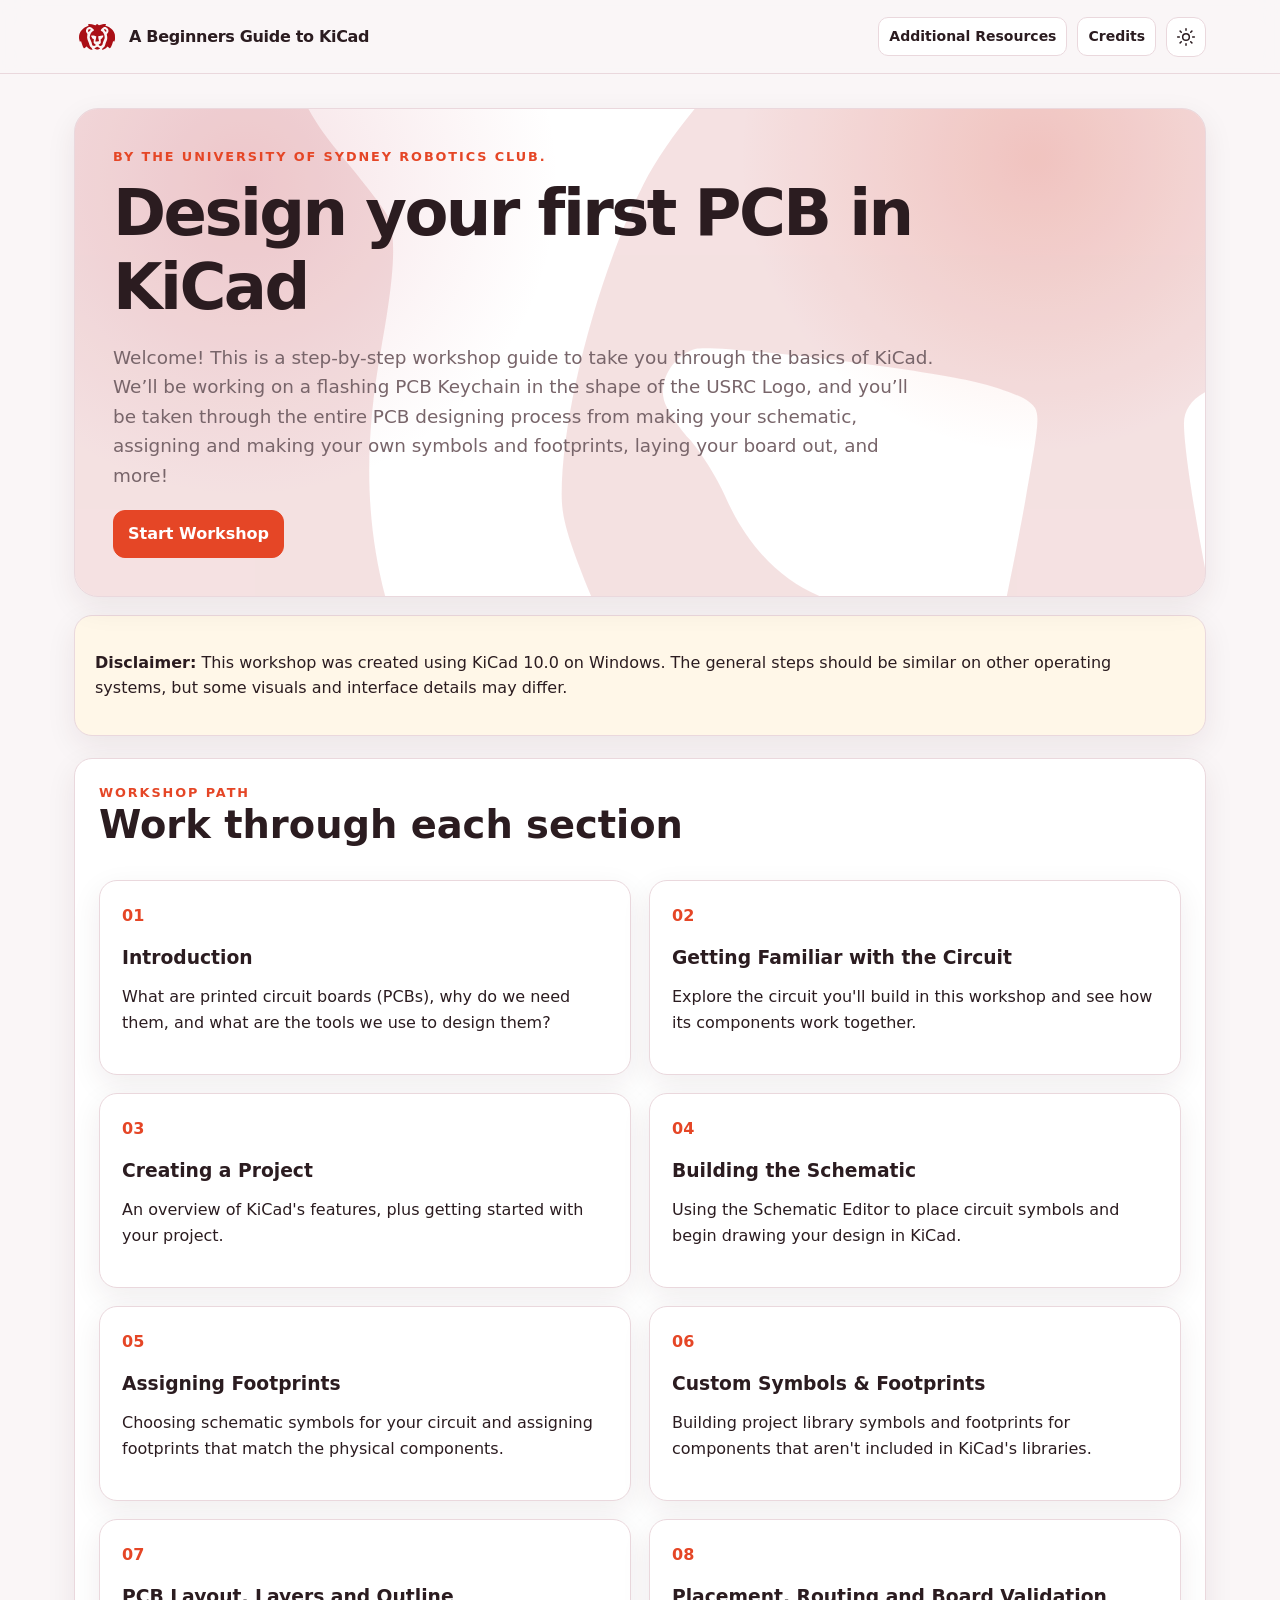
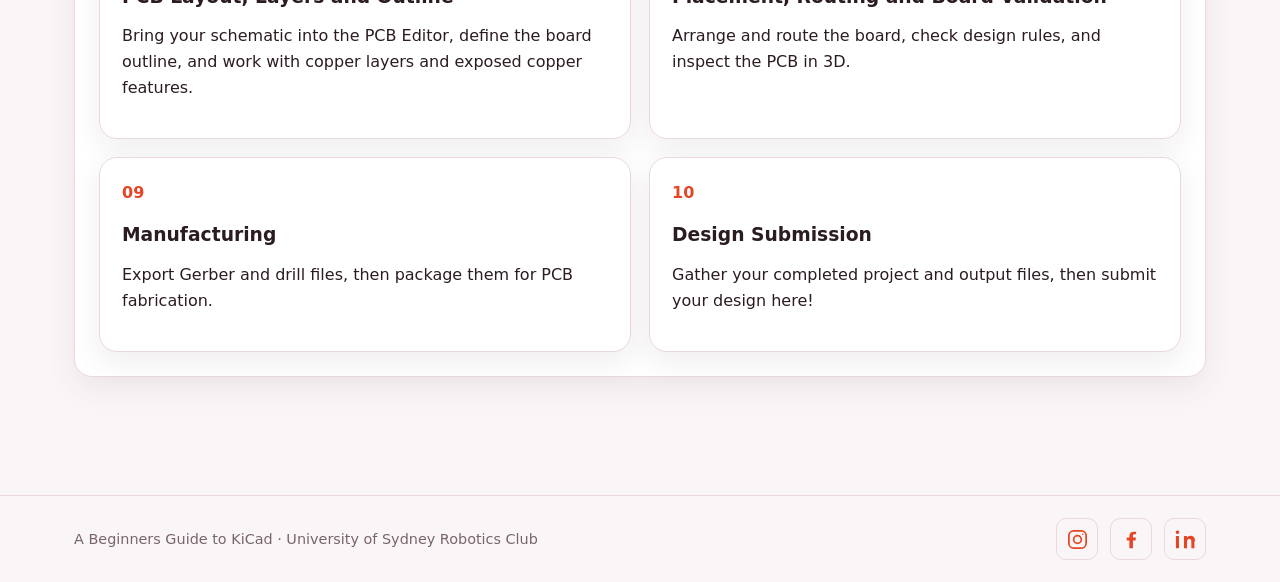
<file: index.html>
<!DOCTYPE html>
<html lang="en">
<head>
  <meta charset="UTF-8">
  <meta name="viewport" content="width=device-width, initial-scale=1.0">
  <title>USRC KiCad PCB Workshop</title>
  <link rel="stylesheet" href="styles.css">
</head>
<body>
<div class="site-shell">
  <header class="topbar">
    <div class="topbar-inner">
      <a class="brand" href="index.html">A Beginners Guide to KiCad</a>
      <div class="top-actions">
        <a class="button" href="resources.html">Additional Resources</a>
        <a class="button credits-link" href="credits.html">Credits</a>
        <button class="theme-toggle" data-theme-toggle type="button" aria-label="Switch to dark mode" title="Switch to dark mode" aria-pressed="false">
          <svg class="theme-icon-moon" viewBox="0 0 24 24" aria-hidden="true" hidden><path d="M20.9 13A8.5 8.5 0 0 1 11 3.1 8.5 8.5 0 1 0 20.9 13Z"/></svg>
          <svg class="theme-icon-sun" viewBox="0 0 24 24" aria-hidden="true"><circle cx="12" cy="12" r="4"/><path d="M12 2v2m0 16v2M4.93 4.93l1.42 1.42m11.3 11.3 1.42 1.42M2 12h2m16 0h2M4.93 19.07l1.42-1.42m11.3-11.3 1.42-1.42"/></svg>
        </button>
      </div>
    </div>
  </header>

  <main style="max-width:1180px;margin:0 auto;padding:34px 24px 70px;">
    <section class="hero homepage-hero">
      <img class="hero-watermark" src="assets/images/USRCLogo.svg" alt="" aria-hidden="true">
      <div class="eyebrow">By The University of Sydney Robotics Club.</div>
      <h1>Design your first PCB in KiCad</h1>
      <p class="lead">Welcome! This is a step-by-step workshop guide to take you through the basics of KiCad. We’ll be working on a flashing PCB Keychain in the shape of the USRC Logo, and you’ll be taken through the entire PCB designing process from making your schematic, assigning and making your own symbols and footprints, laying your board out, and more!</p>
      <div class="top-actions" style="margin-top:20px;">
        <a class="button primary" href="pages/01-introduction.html">Start Workshop</a>
      </div>
    </section>

    <section class="callout warning" aria-labelledby="workshop-disclaimer">
      <p><strong id="workshop-disclaimer">Disclaimer:</strong> This workshop was created using KiCad 10.0 on Windows. The general steps should be similar on other operating systems, but some visuals and interface details may differ.</p>
    </section>

    <section class="card">
      <div class="eyebrow">Workshop Path</div>
      <h2>Work through each section</h2>
      <div class="grid">
        <a class="home-card" href="pages/01-introduction.html">
      <span>01</span>
      <h3>Introduction</h3>
      <p>What are printed circuit boards (PCBs), why do we need them, and what are the tools we use to design them?</p>
    </a>
<a class="home-card" href="pages/02-circuit.html">
      <span>02</span>
      <h3>Getting Familiar with the Circuit</h3>
      <p>Explore the circuit you'll build in this workshop and see how its components work together.</p>
    </a>
<a class="home-card" href="pages/03-create-project.html">
      <span>03</span>
      <h3>Creating a Project</h3>
      <p>An overview of KiCad's features, plus getting started with your project.</p>
    </a>
<a class="home-card" href="pages/04-schematic.html">
      <span>04</span>
      <h3>Building the Schematic</h3>
      <p>Using the Schematic Editor to place circuit symbols and begin drawing your design in KiCad.</p>
    </a>
<a class="home-card" href="pages/05-symbols.html">
      <span>05</span>
      <h3>Assigning Footprints</h3>
      <p>Choosing schematic symbols for your circuit and assigning footprints that match the physical components.</p>
    </a>
<a class="home-card" href="pages/06-footprints.html">
      <span>06</span>
      <h3>Custom Symbols & Footprints</h3>
      <p>Building project library symbols and footprints for components that aren't included in KiCad's libraries.</p>
    </a>
<a class="home-card" href="pages/07-pcb-layout.html">
      <span>07</span>
      <h3>PCB Layout, Layers and Outline</h3>
      <p>Bring your schematic into the PCB Editor, define the board outline, and work with copper layers and exposed copper features.</p>
    </a>
<a class="home-card" href="pages/09-component-placement-drc.html">
      <span>08</span>
      <h3>Placement, Routing and Board Validation</h3>
      <p>Arrange and route the board, check design rules, and inspect the PCB in 3D.</p>
    </a>
<a class="home-card" href="pages/11-manufacturing.html">
      <span>09</span>
      <h3>Manufacturing</h3>
      <p>Export Gerber and drill files, then package them for PCB fabrication.</p>
    </a>
<a class="home-card" href="pages/12-submissions.html">
      <span>10</span>
      <h3>Design Submission</h3>
      <p>Gather your completed project and output files, then submit your design here!</p>
    </a>
      </div>
    </section>
  </main>
<footer class="site-footer">
  <div class="site-footer-inner">
    <span>A Beginners Guide to KiCad · University of Sydney Robotics Club</span>
    <nav class="footer-socials" aria-label="USRC social links">
      <a href="https://www.instagram.com/usydrobotics/" target="_blank" rel="noopener noreferrer" aria-label="USRC on Instagram"><svg viewBox="0 0 24 24" aria-hidden="true"><rect x="3" y="3" width="18" height="18" rx="5"/><circle cx="12" cy="12" r="4"/><circle class="social-icon-dot" cx="17.5" cy="6.5" r=".8"/></svg></a>
      <a href="https://www.facebook.com/usydroboticsclub" target="_blank" rel="noopener noreferrer" aria-label="USRC on Facebook"><svg viewBox="0 0 24 24" aria-hidden="true"><path class="social-icon-fill" d="M13.5 21v-8h2.7l.4-3h-3.1V8.1c0-.9.3-1.5 1.6-1.5h1.7V3.9c-.3 0-1.4-.1-2.6-.1-2.6 0-4.4 1.6-4.4 4.5V10H7v3h2.8v8h3.7Z"/></svg></a>
      <a href="https://www.linkedin.com/company/usyd-robotics-club/posts/?feedView=all" target="_blank" rel="noopener noreferrer" aria-label="USRC on LinkedIn"><svg viewBox="0 0 24 24" aria-hidden="true"><path class="social-icon-fill" d="M5.2 8.4H2V21h3.2V8.4ZM3.6 2.5a1.9 1.9 0 1 0 0 3.8 1.9 1.9 0 0 0 0-3.8ZM22 13.8c0-3.8-2-5.6-4.7-5.6-2.2 0-3.2 1.2-3.8 2.1V8.4h-3.1V21h3.2v-6.2c0-1.6.3-3.2 2.4-3.2 2.1 0 2.1 1.9 2.1 3.3V21h3.2v-7.2Z"/></svg></a>
    </nav>
  </div>
</footer>
</div>
<script src="script.js"></script>
</body>
</html>
</file>
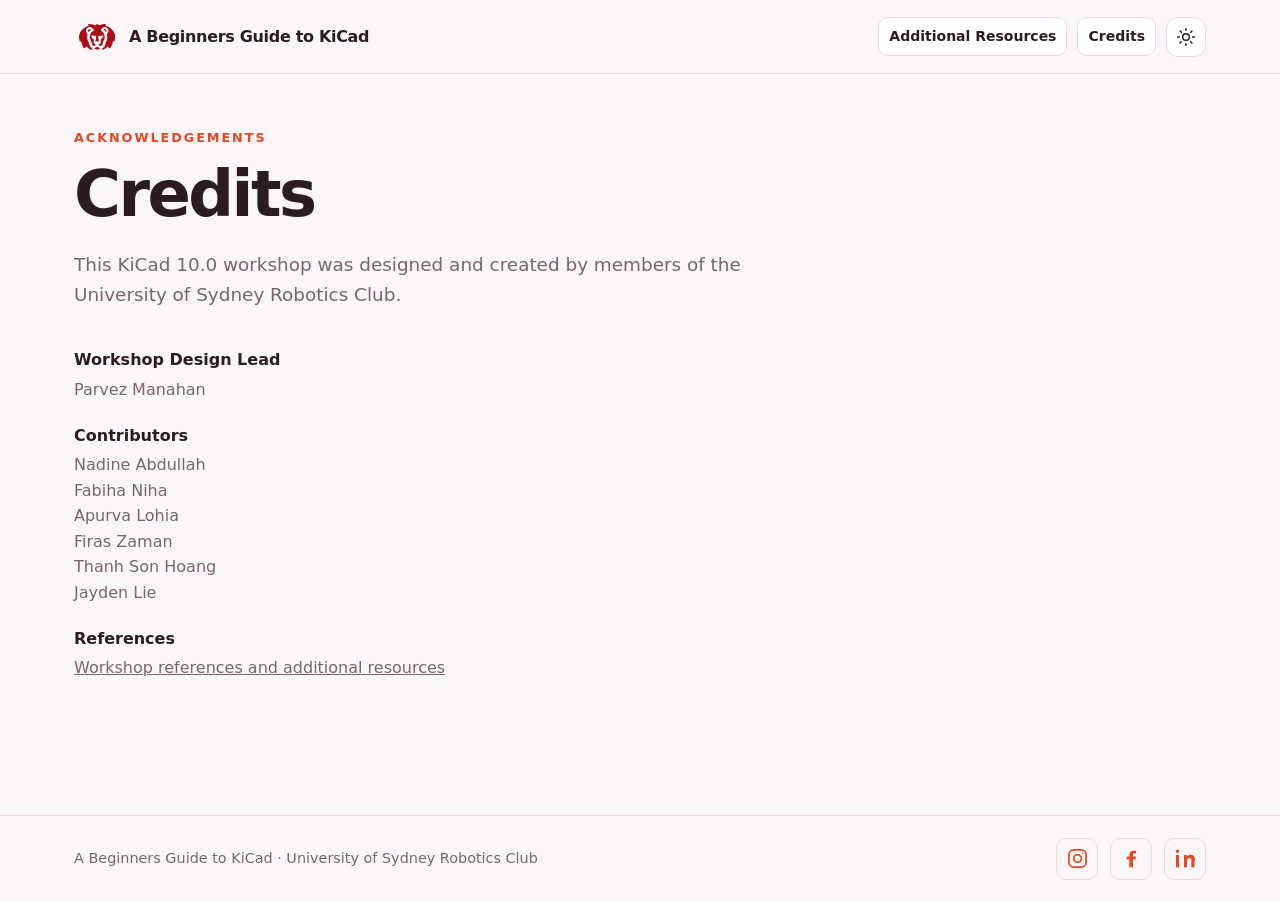
<file: credits.html>
<!DOCTYPE html>
<html lang="en">
<head>
  <meta charset="UTF-8">
  <meta name="viewport" content="width=device-width, initial-scale=1.0">
  <title>KiCad Workshop — Credits</title>
  <link rel="stylesheet" href="styles.css">
</head>
<body>
<div class="site-shell">
  <header class="topbar">
    <div class="topbar-inner">
      <a class="brand" href="index.html">A Beginners Guide to KiCad</a>
      <div class="top-actions">
        <a class="button" href="resources.html">Additional Resources</a>
        <a class="button credits-link" href="credits.html" aria-current="page">Credits</a>
        <button class="theme-toggle" data-theme-toggle type="button" aria-label="Switch to dark mode" title="Switch to dark mode" aria-pressed="false">
          <svg class="theme-icon-moon" viewBox="0 0 24 24" aria-hidden="true" hidden><path d="M20.9 13A8.5 8.5 0 0 1 11 3.1 8.5 8.5 0 1 0 20.9 13Z"/></svg>
          <svg class="theme-icon-sun" viewBox="0 0 24 24" aria-hidden="true"><circle cx="12" cy="12" r="4"/><path d="M12 2v2m0 16v2M4.93 4.93l1.42 1.42m11.3 11.3 1.42 1.42M2 12h2m16 0h2M4.93 19.07l1.42-1.42m11.3-11.3 1.42-1.42"/></svg>
        </button>
      </div>
    </div>
  </header>

  <main class="credits-content">
    <div class="eyebrow">Acknowledgements</div>
    <h1>Credits</h1>
    <p class="lead">This KiCad 10.0 workshop was designed and created by members of the University of Sydney Robotics Club.</p>
    <dl class="credits-list">
      <div>
        <dt>Workshop Design Lead</dt>
        <dd>Parvez Manahan</dd>
      </div>
      <div>
        <dt>Contributors</dt>
        <dd>Nadine Abdullah<br>Fabiha Niha<br>Apurva Lohia<br>Firas Zaman<br>Thanh Son Hoang<br>Jayden Lie<br></dd>
      </div>
      <div>
        <dt>References</dt>
        <dd><a href="resources.html">Workshop references and additional resources</a></dd>
      </div>
    </dl>
  </main>

  <footer class="site-footer">
    <div class="site-footer-inner">
      <span>A Beginners Guide to KiCad · University of Sydney Robotics Club</span>
      <nav class="footer-socials" aria-label="USRC social links">
        <a href="https://www.instagram.com/usydrobotics/" target="_blank" rel="noopener noreferrer" aria-label="USRC on Instagram"><svg viewBox="0 0 24 24" aria-hidden="true"><rect x="3" y="3" width="18" height="18" rx="5"/><circle cx="12" cy="12" r="4"/><circle class="social-icon-dot" cx="17.5" cy="6.5" r=".8"/></svg></a>
      <a href="https://www.facebook.com/usydroboticsclub" target="_blank" rel="noopener noreferrer" aria-label="USRC on Facebook"><svg viewBox="0 0 24 24" aria-hidden="true"><path class="social-icon-fill" d="M13.5 21v-8h2.7l.4-3h-3.1V8.1c0-.9.3-1.5 1.6-1.5h1.7V3.9c-.3 0-1.4-.1-2.6-.1-2.6 0-4.4 1.6-4.4 4.5V10H7v3h2.8v8h3.7Z"/></svg></a>
      <a href="https://www.linkedin.com/company/usyd-robotics-club/posts/?feedView=all" target="_blank" rel="noopener noreferrer" aria-label="USRC on LinkedIn"><svg viewBox="0 0 24 24" aria-hidden="true"><path class="social-icon-fill" d="M5.2 8.4H2V21h3.2V8.4ZM3.6 2.5a1.9 1.9 0 1 0 0 3.8 1.9 1.9 0 0 0 0-3.8ZM22 13.8c0-3.8-2-5.6-4.7-5.6-2.2 0-3.2 1.2-3.8 2.1V8.4h-3.1V21h3.2v-6.2c0-1.6.3-3.2 2.4-3.2 2.1 0 2.1 1.9 2.1 3.3V21h3.2v-7.2Z"/></svg></a>
      </nav>
    </div>
  </footer>
</div>
<script src="script.js"></script>
</body>
</html>
</file>
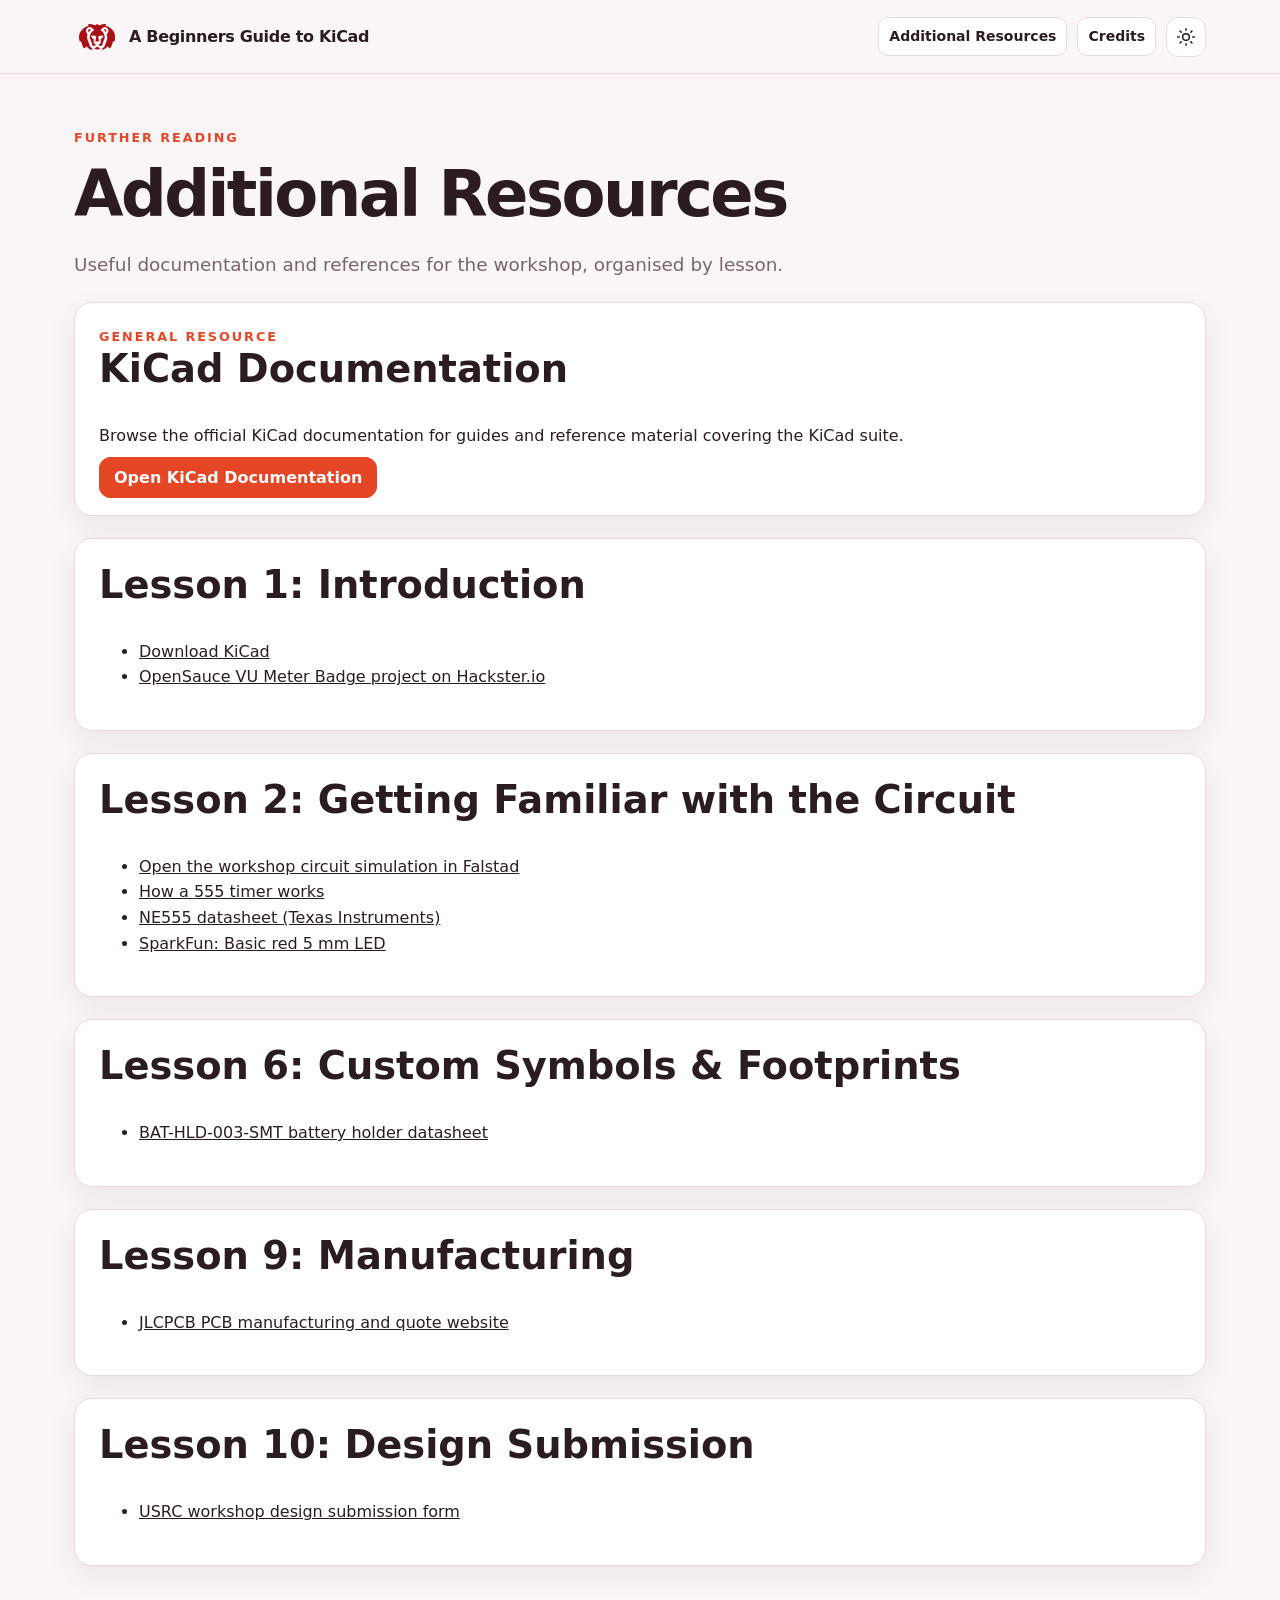
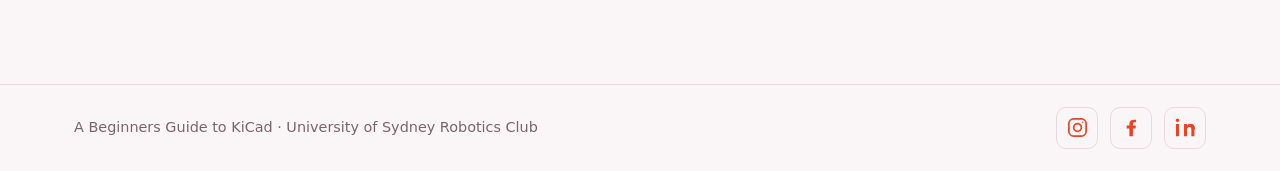
<file: resources.html>
<!DOCTYPE html>
<html lang="en">
<head>
  <meta charset="UTF-8">
  <meta name="viewport" content="width=device-width, initial-scale=1.0">
  <title>KiCad Workshop — Additional Resources</title>
  <link rel="stylesheet" href="styles.css">
</head>
<body>
<div class="site-shell">
  <header class="topbar">
    <div class="topbar-inner">
      <a class="brand" href="index.html">A Beginners Guide to KiCad</a>
      <div class="top-actions">
        <a class="button" href="resources.html" aria-current="page">Additional Resources</a>
        <a class="button credits-link" href="credits.html">Credits</a>
        <button class="theme-toggle" data-theme-toggle type="button" aria-label="Switch to dark mode" title="Switch to dark mode" aria-pressed="false">
          <svg class="theme-icon-moon" viewBox="0 0 24 24" aria-hidden="true" hidden><path d="M20.9 13A8.5 8.5 0 0 1 11 3.1 8.5 8.5 0 1 0 20.9 13Z"/></svg>
          <svg class="theme-icon-sun" viewBox="0 0 24 24" aria-hidden="true"><circle cx="12" cy="12" r="4"/><path d="M12 2v2m0 16v2M4.93 4.93l1.42 1.42m11.3 11.3 1.42 1.42M2 12h2m16 0h2M4.93 19.07l1.42-1.42m11.3-11.3 1.42-1.42"/></svg>
        </button>
      </div>
    </div>
  </header>

  <main class="credits-content resources-content">
    <div class="eyebrow">Further Reading</div>
    <h1>Additional Resources</h1>
    <p class="lead">Useful documentation and references for the workshop, organised by lesson.</p>

    <section class="card resource-general">
      <div class="eyebrow">General Resource</div>
      <h2>KiCad Documentation</h2>
      <p>Browse the official KiCad documentation for guides and reference material covering the KiCad suite.</p>
      <a class="button primary" href="https://docs.kicad.org/" target="_blank" rel="noopener noreferrer">Open KiCad Documentation</a>
    </section>

    <section class="card resource-lesson" id="lesson-1">
      <h2>Lesson 1: Introduction</h2>
      <ul>
        <li><a href="https://www.kicad.org/download/" target="_blank" rel="noopener noreferrer">Download KiCad</a></li>
        <li><a href="https://www.hackster.io/miekush/open-sauce-vu-meter-badge-afa1ef" target="_blank" rel="noopener noreferrer">OpenSauce VU Meter Badge project on Hackster.io</a></li>
      </ul>
    </section>
    <section class="card resource-lesson" id="lesson-2">
      <h2>Lesson 2: Getting Familiar with the Circuit</h2>
      <ul>
        <li><a href="https://www.falstad.com/s.php?s=ahEftJ" target="_blank" rel="noopener noreferrer">Open the workshop circuit simulation in Falstad</a></li>
        <li><a href="https://www.build-electronic-circuits.com/how-does-a-555-timer-work/" target="_blank" rel="noopener noreferrer">How a 555 timer works</a></li>
        <li><a href="https://www.ti.com/lit/ds/symlink/ne555.pdf" target="_blank" rel="noopener noreferrer">NE555 datasheet (Texas Instruments)</a></li>
        <li><a href="https://www.sparkfun.com/led-basic-red-5mm.html" target="_blank" rel="noopener noreferrer">SparkFun: Basic red 5 mm LED</a></li>
      </ul>
    </section>
    <section class="card resource-lesson" id="lesson-6">
      <h2>Lesson 6: Custom Symbols &amp; Footprints</h2>
      <ul>
        <li><a href="https://www.snapeda.com/parts/BAT-HLD-003-SMT/Linx%20Technologies%20Inc./datasheet/" target="_blank" rel="noopener noreferrer">BAT-HLD-003-SMT battery holder datasheet</a></li>
      </ul>
    </section>
    <section class="card resource-lesson" id="lesson-9">
      <h2>Lesson 9: Manufacturing</h2>
      <ul>
        <li><a href="https://jlcpcb.com/" target="_blank" rel="noopener noreferrer">JLCPCB PCB manufacturing and quote website</a></li>
      </ul>
    </section>
    <section class="card resource-lesson" id="lesson-10">
      <h2>Lesson 10: Design Submission</h2>
      <ul>
        <li><a href="https://docs.google.com/forms/d/13N_JsKLfOj72JFo8v140fOQKSJ3NQaP7qsVVCA8w3mY/viewform" target="_blank" rel="noopener noreferrer">USRC workshop design submission form</a></li>
      </ul>
    </section>
  </main>

  <footer class="site-footer">
    <div class="site-footer-inner">
      <span>A Beginners Guide to KiCad · University of Sydney Robotics Club</span>
      <nav class="footer-socials" aria-label="USRC social links">
        <a href="https://www.instagram.com/usydrobotics/" target="_blank" rel="noopener noreferrer" aria-label="USRC on Instagram"><svg viewBox="0 0 24 24" aria-hidden="true"><rect x="3" y="3" width="18" height="18" rx="5"/><circle cx="12" cy="12" r="4"/><circle class="social-icon-dot" cx="17.5" cy="6.5" r=".8"/></svg></a>
        <a href="https://www.facebook.com/usydroboticsclub" target="_blank" rel="noopener noreferrer" aria-label="USRC on Facebook"><svg viewBox="0 0 24 24" aria-hidden="true"><path class="social-icon-fill" d="M13.5 21v-8h2.7l.4-3h-3.1V8.1c0-.9.3-1.5 1.6-1.5h1.7V3.9c-.3 0-1.4-.1-2.6-.1-2.6 0-4.4 1.6-4.4 4.5V10H7v3h2.8v8h3.7Z"/></svg></a>
        <a href="https://www.linkedin.com/company/usyd-robotics-club/posts/?feedView=all" target="_blank" rel="noopener noreferrer" aria-label="USRC on LinkedIn"><svg viewBox="0 0 24 24" aria-hidden="true"><path class="social-icon-fill" d="M5.2 8.4H2V21h3.2V8.4ZM3.6 2.5a1.9 1.9 0 1 0 0 3.8 1.9 1.9 0 0 0 0-3.8ZM22 13.8c0-3.8-2-5.6-4.7-5.6-2.2 0-3.2 1.2-3.8 2.1V8.4h-3.1V21h3.2v-6.2c0-1.6.3-3.2 2.4-3.2 2.1 0 2.1 1.9 2.1 3.3V21h3.2v-7.2Z"/></svg></a>
      </nav>
    </div>
  </footer>
</div>
<script src="script.js"></script>
</body>
</html>
</file>
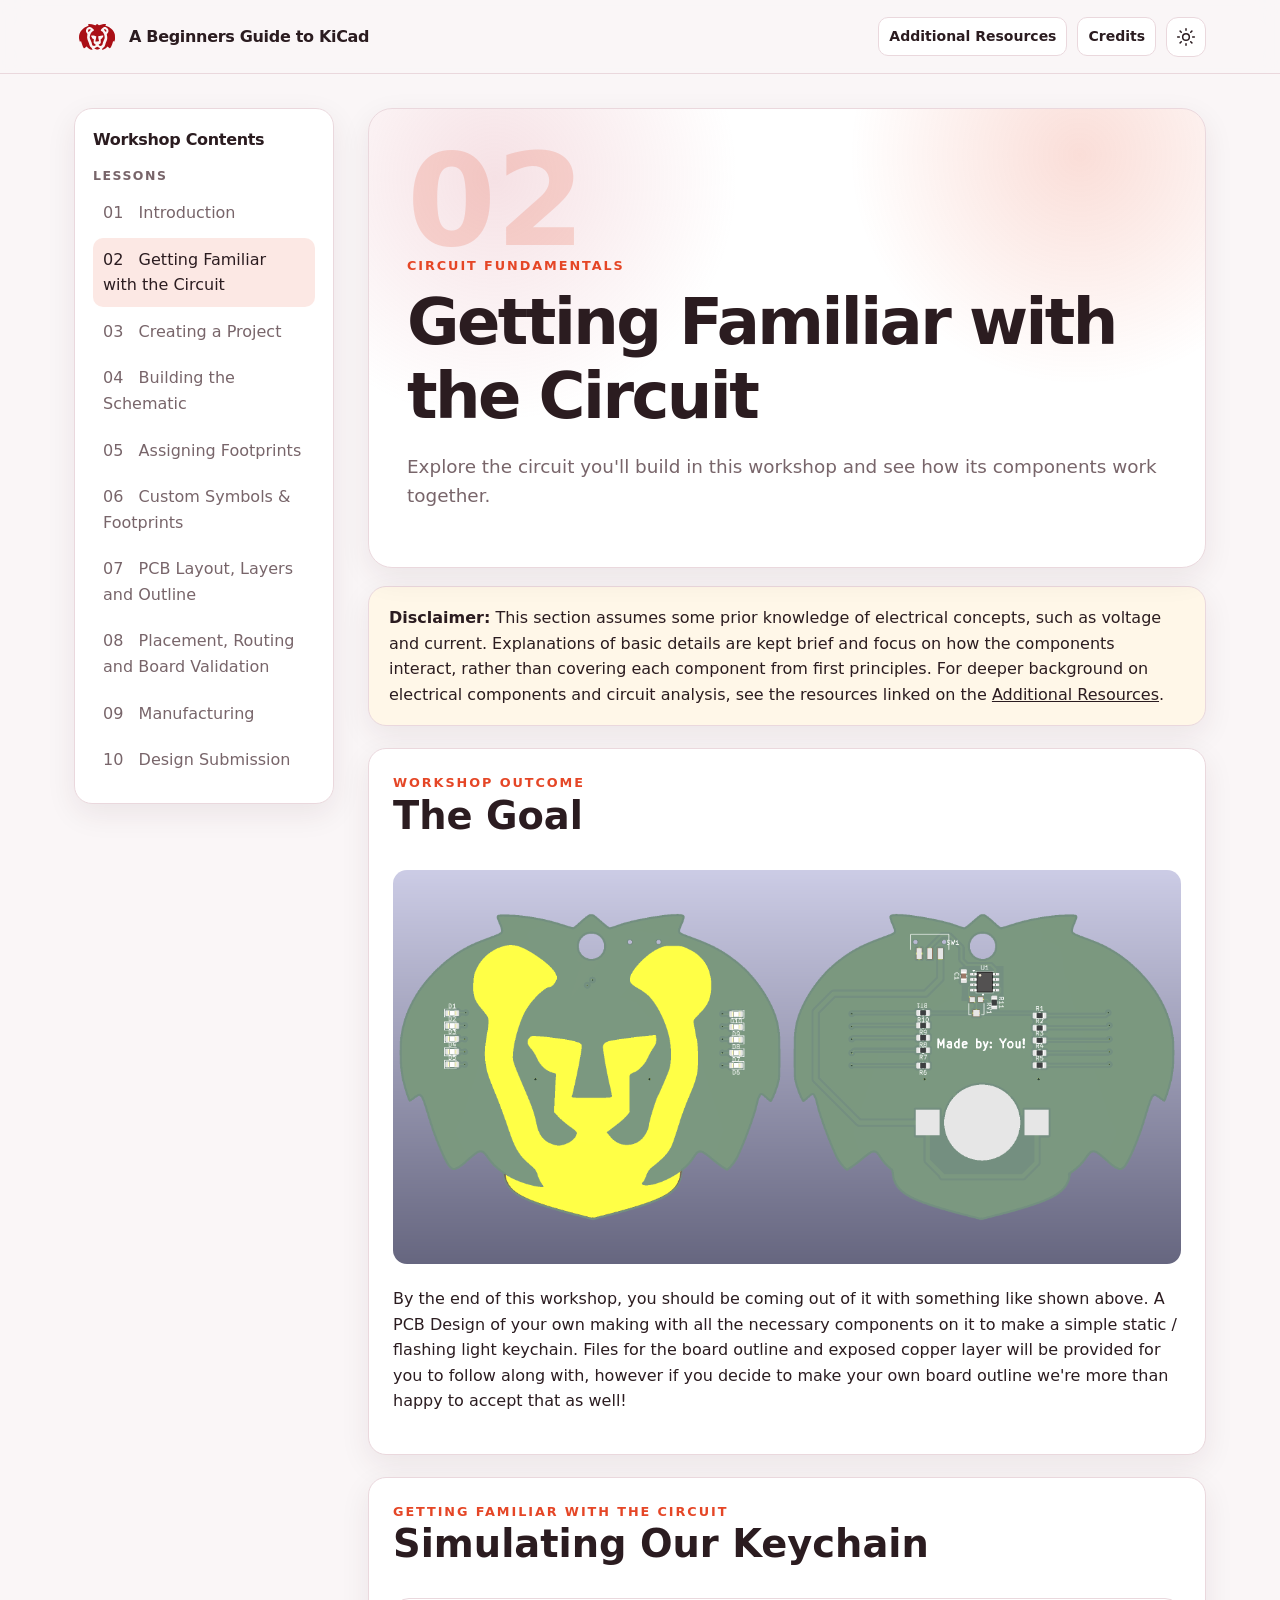
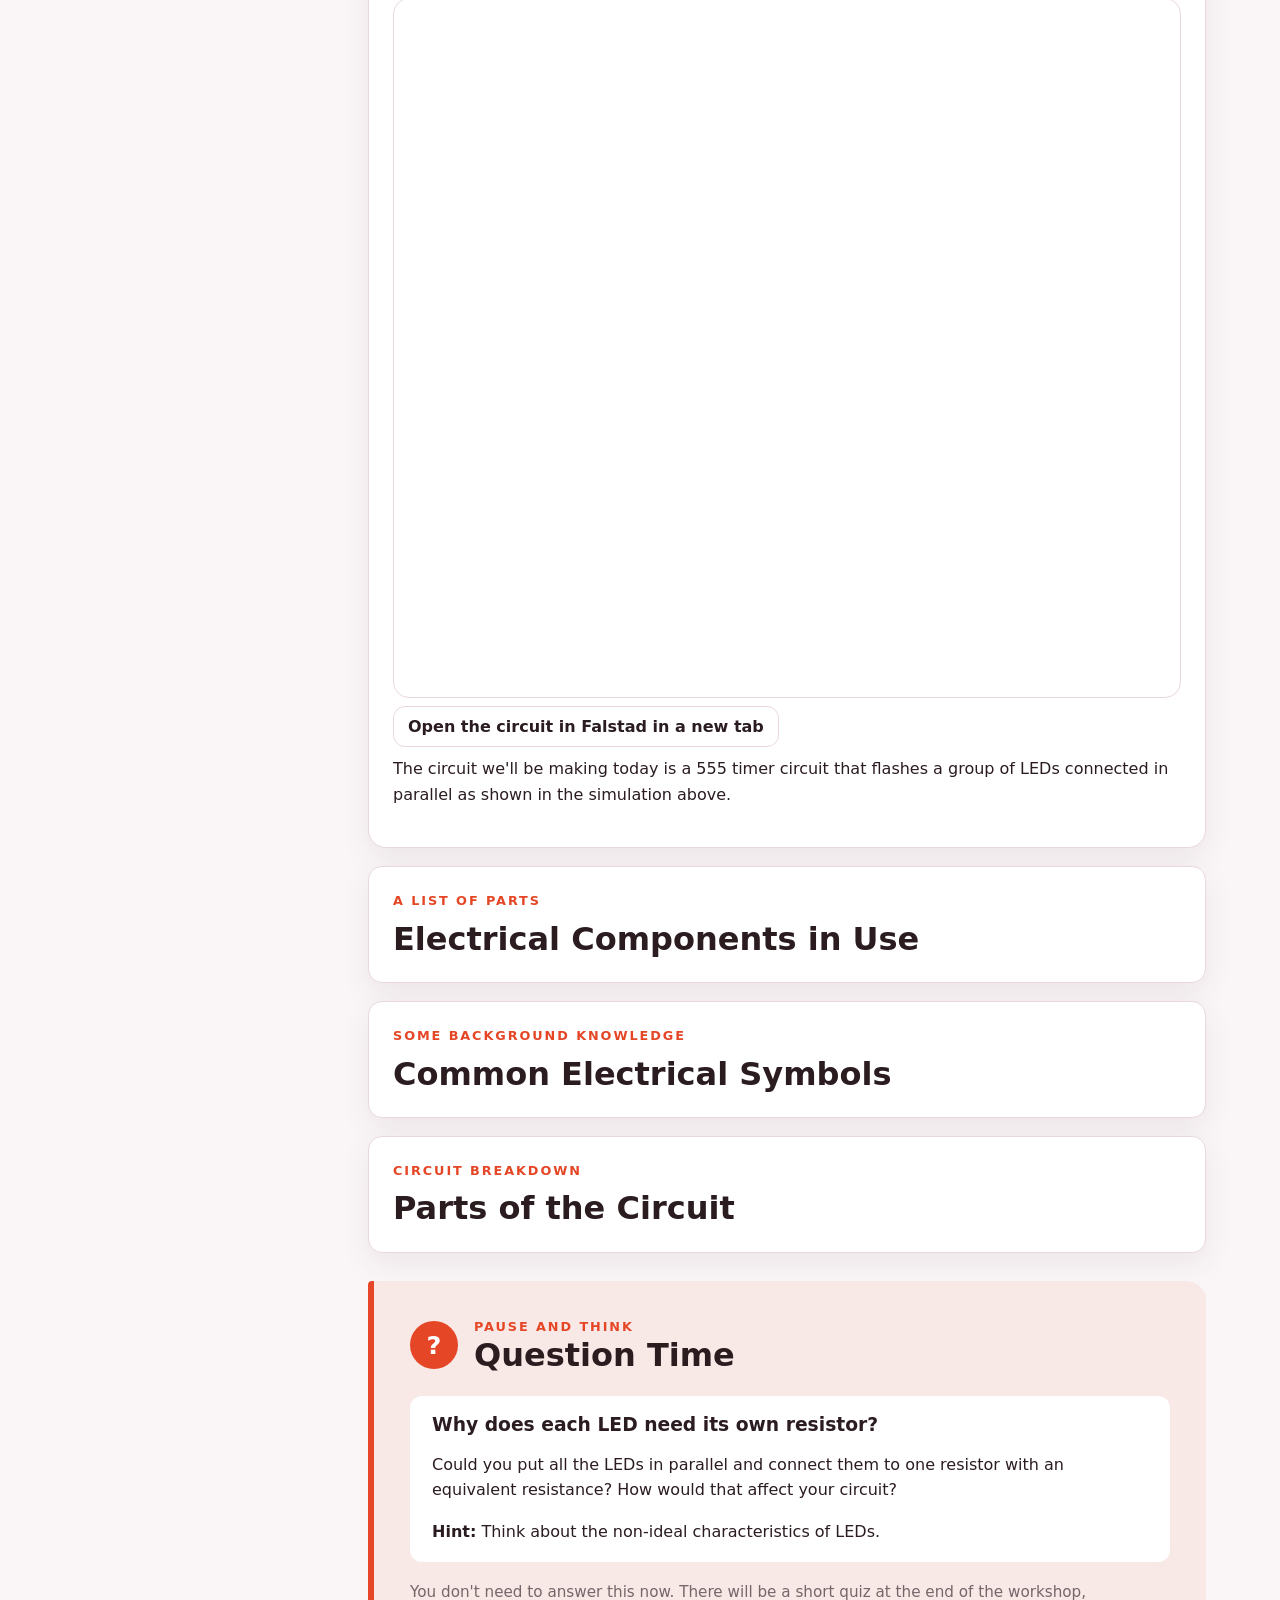
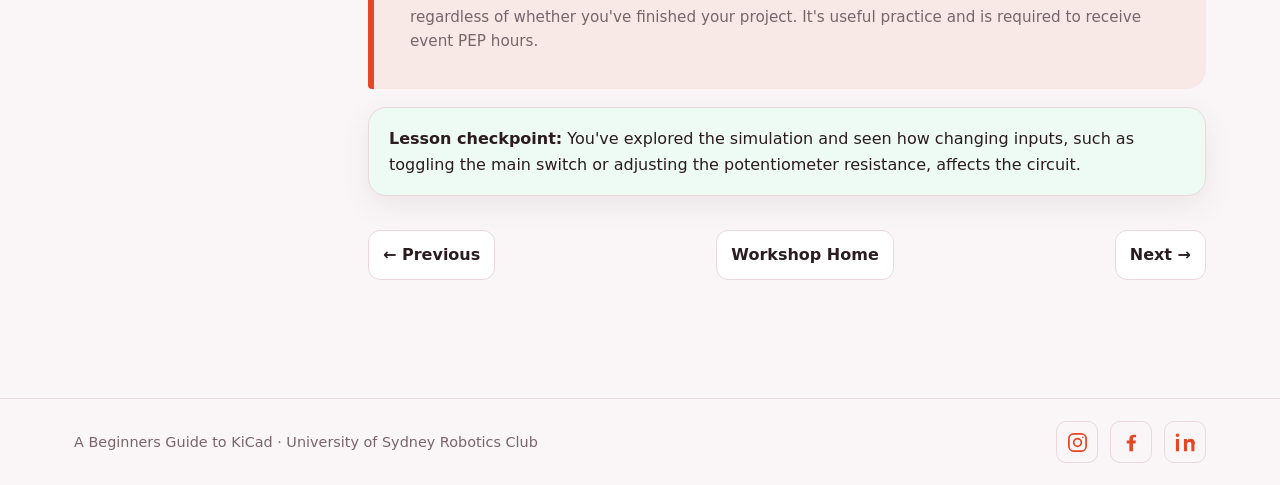
<file: pages/02-circuit.html>
<!DOCTYPE html>
<html lang="en">
<head>
  <meta charset="UTF-8">
  <meta name="viewport" content="width=device-width, initial-scale=1.0">
  <title>KiCad Workshop — Getting Familiar with the Circuit</title>
  <link rel="stylesheet" href="../styles.css">
</head>
<body>
<div class="site-shell">
  <header class="topbar">
    <div class="topbar-inner">
      <a class="brand" href="../index.html">A Beginners Guide to KiCad</a>
      <div class="top-actions">
        <a class="button" href="../resources.html">Additional Resources</a>
        <a class="button credits-link" href="../credits.html">Credits</a>
        <button class="theme-toggle" data-theme-toggle type="button" aria-label="Switch to dark mode" title="Switch to dark mode" aria-pressed="false">
          <svg class="theme-icon-moon" viewBox="0 0 24 24" aria-hidden="true" hidden><path d="M20.9 13A8.5 8.5 0 0 1 11 3.1 8.5 8.5 0 1 0 20.9 13Z"/></svg>
          <svg class="theme-icon-sun" viewBox="0 0 24 24" aria-hidden="true"><circle cx="12" cy="12" r="4"/><path d="M12 2v2m0 16v2M4.93 4.93l1.42 1.42m11.3 11.3 1.42 1.42M2 12h2m16 0h2M4.93 19.07l1.42-1.42m11.3-11.3 1.42-1.42"/></svg>
        </button>
      </div>
    </div>
  </header>

  <div class="layout">
    
<aside class="sidebar">
  <a class="brand" href="../index.html" style="display:block;margin-bottom:10px;">Workshop Contents</a>
  <h3>Lessons</h3>
  <a class="nav-link" href="01-introduction.html">01 &nbsp; Introduction</a>
<a class="nav-link" href="02-circuit.html">02 &nbsp; Getting Familiar with the Circuit</a>
<a class="nav-link" href="03-create-project.html">03 &nbsp; Creating a Project</a>
<a class="nav-link" href="04-schematic.html">04 &nbsp; Building the Schematic</a>
<a class="nav-link" href="05-symbols.html">05 &nbsp; Assigning Footprints</a>
<a class="nav-link" href="06-footprints.html">06 &nbsp; Custom Symbols &amp; Footprints</a>
<a class="nav-link" href="07-pcb-layout.html">07 &nbsp; PCB Layout, Layers and Outline</a>
<a class="nav-link" href="09-component-placement-drc.html">08 &nbsp; Placement, Routing and Board Validation</a>
<a class="nav-link" href="11-manufacturing.html">09 &nbsp; Manufacturing</a>
<a class="nav-link" href="12-submissions.html">10 &nbsp; Design Submission</a>
</aside>

    <main class="content">
      <section class="hero">
        <div class="lesson-number">02</div>
        <div class="eyebrow">Circuit Fundamentals</div>
        <h1>Getting Familiar with the Circuit</h1>
        <p class="lead">Explore the circuit you'll build in this workshop and see how its components work together.</p>
      </section>

      <section class="callout warning">
        <strong>Disclaimer:</strong> This section assumes some prior knowledge of electrical concepts, such as voltage and current. Explanations of basic details are kept brief and focus on how the components interact, rather than covering each component from first principles. For deeper background on electrical components and circuit analysis, see the resources linked on the <a href="../resources.html#lesson-2">Additional Resources</a>.
      </section>

      <section class="card">
        <div class="eyebrow">Workshop Outcome</div>
        <h2>The Goal</h2>
        <div class="goal-image-grid" aria-label="Front and back views of the finished PCB">
          <img src="../assets/images/Page2/Final_PCB_Front.png" alt="Front view of the finished PCB">
          <img src="../assets/images/Page2/Final_PCB_Back.png" alt="Back view of the finished PCB">
        </div>
        <p>By the end of this workshop, you should be coming out of it with something like shown above. A PCB Design of your own making with all the necessary components on it to make a simple static / flashing light keychain. Files for the board outline and exposed copper layer will be provided for you to follow along with, however if you decide to make your own board outline we're more than happy to accept that as well!</p>
      </section>

      <section class="card">
        <div class="eyebrow">Getting Familiar with the Circuit</div>
        <h2>Simulating Our Keychain</h2>
        <div class="simulation-wrapper">
          <iframe
            src="https://www.falstad.com/s.php?s=ahEftJ"
            title="Interactive Falstad simulation of the workshop's 555 timer LED circuit"
            loading="lazy">
          </iframe>
        </div>
        <p><a class="button" href="https://www.falstad.com/s.php?s=ahEftJ" target="_blank" rel="noopener noreferrer">Open the circuit in Falstad in a new tab</a></p>
        <p>The circuit we'll be making today is a 555 timer circuit that flashes a group of LEDs connected in parallel as shown in the simulation above. </p>
      </section>

      <details class="details card collapsible-card">
        <summary>
          <span class="eyebrow">A List of Parts</span>
          <span class="collapsible-title">Electrical Components in Use</span>
        </summary>
        <div class="collapsible-content">
          <p>Our design uses seven different electrical components:</p>
          <ol type="a">
            <li><strong>Light-emitting diodes (LEDs):</strong> Emit light when current passes through them.</li>
            <li><strong>Resistors:</strong> Resist the flow of electrical current.</li>
            <li><strong>Capacitors:</strong> Store and release electrical energy in an electric field.</li>
            <li><strong>555 timer IC:</strong> An integrated circuit containing resistors, comparators, inverters, and transistors. In this circuit, it generates a continuous flashing signal.</li>
            <li><strong>Variable resistor (potentiometer):</strong> A resistor whose resistance can be adjusted.</li>
            <li><strong>Single-pole double-throw (SPDT) switch:</strong> Routes one input to one of two output paths.</li>
            <li><strong>CR2032 coin-cell battery holder:</strong> Holds a coin-cell battery, a type commonly used in car key fobs, computer motherboards, and low-power remotes.</li>
          </ol>
          <p>The specific parts or equivalent packages used for these components are listed below. Datasheets are included where relevant for reference, but you do not need to open them during the workshop.</p>
          <ul>
            <li><strong>LED:</strong> 0805 hand-solder package</li>
            <li><strong>Resistor:</strong> 0805 hand-solder package</li>
            <li><strong>Capacitor:</strong> 0805 hand-solder package</li>
            <li><strong>555 timer:</strong> ICM7555xB, SOIC-8 package</li>
            <li><strong>SPDT switch:</strong> SW_JS102011SAQN</li>
            <li><strong>Potentiometer:</strong> TRIM_TC33X-2-103E</li>
            <li><strong>Coin-cell battery holder:</strong> BAT-HLD-003-00-SMT</li>
          </ul>
        </div>
      </details>

      <details class="details card collapsible-card">
        <summary>
          <span class="eyebrow">Some Background Knowledge</span>
          <span class="collapsible-title">Common Electrical Symbols</span>
        </summary>
        <div class="collapsible-content">
          <img class="intro-example-image" src="../assets/images/Page2/ElectricalSymbols.png" alt="Common electrical symbols used in circuit schematics">
          <p>Electrical symbols represent the components used when drawing a schematic. Above are the symbols we'll use in this workshop. Electrical engineers also use symbols to represent common circuit connections, such as power supply and ground connections. You'll see more of them when we start building the schematic.</p>
        </div>
      </details>

      <details class="details card collapsible-card">
        <summary>
          <span class="eyebrow">Circuit Breakdown</span>
          <span class="collapsible-title">Parts of the Circuit</span>
        </summary>
        <div class="collapsible-content">
          <p>Explore the main sections of the circuit below. Each section has space for an image or diagram and optional further-reading links.</p>

          <section class="step-card">
            <div class="step-index">01</div>
            <div>
              <h2>Battery Circuit</h2>
              <img class="circuit-section-image" src="../assets/images/Page2/CoinBattCircuit.png" alt="Battery and SPDT switch section of the circuit">
              <p>The coin cell supplies power to the circuit. The 3.3 V marking represents the voltage of a typical coin cell battery, and the main switch is a single-pole double-throw (SPDT) switch that selects between two paths.</p>
              <p>Labels such as VCC and GND make it easier to show shared connections. In this simulation, VCC is a label for the positive supply rail; the coin cell provides the voltage. GND is connected to the negative side of the battery and acts as the circuit's 0 V reference.</p>
            </div>
          </section>

          <section class="step-card">
            <div class="step-index">02</div>
            <div>
              <h2>555 Timer Circuit</h2>
              <img class="circuit-section-image" src="../assets/images/Page2/555%20Timer%20Circuit.png" alt="555 timer oscillator section of the circuit">
              <p>The 555 timer is configured as a square-wave oscillator. Its resistor and capacitor network controls the timing, while the potentiometer lets you adjust the output frequency. The output signal then drives the LED section of the circuit.</p>
              <div class="callout tip">
                <strong>Further resources</strong>
                <ul class="resource-list">
                  <li><a href="https://www.build-electronic-circuits.com/how-does-a-555-timer-work/" target="_blank" rel="noopener noreferrer">How a 555 timer works</a></li>
                  <li><a href="https://www.ti.com/lit/ds/symlink/ne555.pdf" target="_blank" rel="noopener noreferrer">NE555 datasheet (Texas Instruments)</a></li>
                </ul>
              </div>
            </div>
          </section>

          <section class="step-card">
            <div class="step-index">03</div>
            <div>
              <h2>LED Array</h2>
              <img class="circuit-section-image" src="../assets/images/Page2/LEDArray.png" alt="LED array with a current-limiting resistor for each LED">
              <p>The 555 timer output powers 10 LEDs. Each LED has its own 1 kΩ resistor to limit current and help protect it. Real LEDs vary, so check the component datasheet when choosing resistor values for a physical circuit.</p>
              <div class="callout tip">
                <strong>Further resources</strong>
                <ul class="resource-list">
                  <li><a href="https://www.sparkfun.com/led-basic-red-5mm.html" target="_blank" rel="noopener noreferrer">SparkFun: Basic red 5 mm LED</a></li>
                </ul>
              </div>
            </div>
          </section>
        </div>
      </details>

      <section class="question-time" aria-labelledby="question-time-title">
        <div class="question-time-heading">
          <span class="question-mark" aria-hidden="true">?</span>
          <div>
            <div class="eyebrow">Pause and Think</div>
            <h2 id="question-time-title">Question Time</h2>
          </div>
        </div>
        <div class="question-prompt">
          <h3>Why does each LED need its own resistor?</h3>
          <p>Could you put all the LEDs in parallel and connect them to one resistor with an equivalent resistance? How would that affect your circuit?</p>
          <p><strong>Hint:</strong> Think about the non-ideal characteristics of LEDs.</p>
        </div>
        <p class="question-note">You don't need to answer this now. There will be a short quiz at the end of the workshop, regardless of whether you've finished your project. It's useful practice and is required to receive event PEP hours.</p>
      </section>

<section class="checkpoint">
  <strong>Lesson checkpoint:</strong> You've explored the simulation and seen how changing inputs, such as toggling the main switch or adjusting the potentiometer resistance, affects the circuit.
</section>

      <nav class="lesson-footer">
        <a href="01-introduction.html">← Previous</a>
        <a href="../index.html">Workshop Home</a>
        <a href="03-create-project.html">Next →</a>
      </nav>
    </main>
  </div>
<footer class="site-footer">
  <div class="site-footer-inner">
    <span>A Beginners Guide to KiCad · University of Sydney Robotics Club</span>
    <nav class="footer-socials" aria-label="USRC social links">
      <a href="https://www.instagram.com/usydrobotics/" target="_blank" rel="noopener noreferrer" aria-label="USRC on Instagram"><svg viewBox="0 0 24 24" aria-hidden="true"><rect x="3" y="3" width="18" height="18" rx="5"/><circle cx="12" cy="12" r="4"/><circle class="social-icon-dot" cx="17.5" cy="6.5" r=".8"/></svg></a>
      <a href="https://www.facebook.com/usydroboticsclub" target="_blank" rel="noopener noreferrer" aria-label="USRC on Facebook"><svg viewBox="0 0 24 24" aria-hidden="true"><path class="social-icon-fill" d="M13.5 21v-8h2.7l.4-3h-3.1V8.1c0-.9.3-1.5 1.6-1.5h1.7V3.9c-.3 0-1.4-.1-2.6-.1-2.6 0-4.4 1.6-4.4 4.5V10H7v3h2.8v8h3.7Z"/></svg></a>
      <a href="https://www.linkedin.com/company/usyd-robotics-club/posts/?feedView=all" target="_blank" rel="noopener noreferrer" aria-label="USRC on LinkedIn"><svg viewBox="0 0 24 24" aria-hidden="true"><path class="social-icon-fill" d="M5.2 8.4H2V21h3.2V8.4ZM3.6 2.5a1.9 1.9 0 1 0 0 3.8 1.9 1.9 0 0 0 0-3.8ZM22 13.8c0-3.8-2-5.6-4.7-5.6-2.2 0-3.2 1.2-3.8 2.1V8.4h-3.1V21h3.2v-6.2c0-1.6.3-3.2 2.4-3.2 2.1 0 2.1 1.9 2.1 3.3V21h3.2v-7.2Z"/></svg></a>
    </nav>
  </div>
</footer>
</div>
<script src="../script.js"></script>
</body>
</html>
</file>
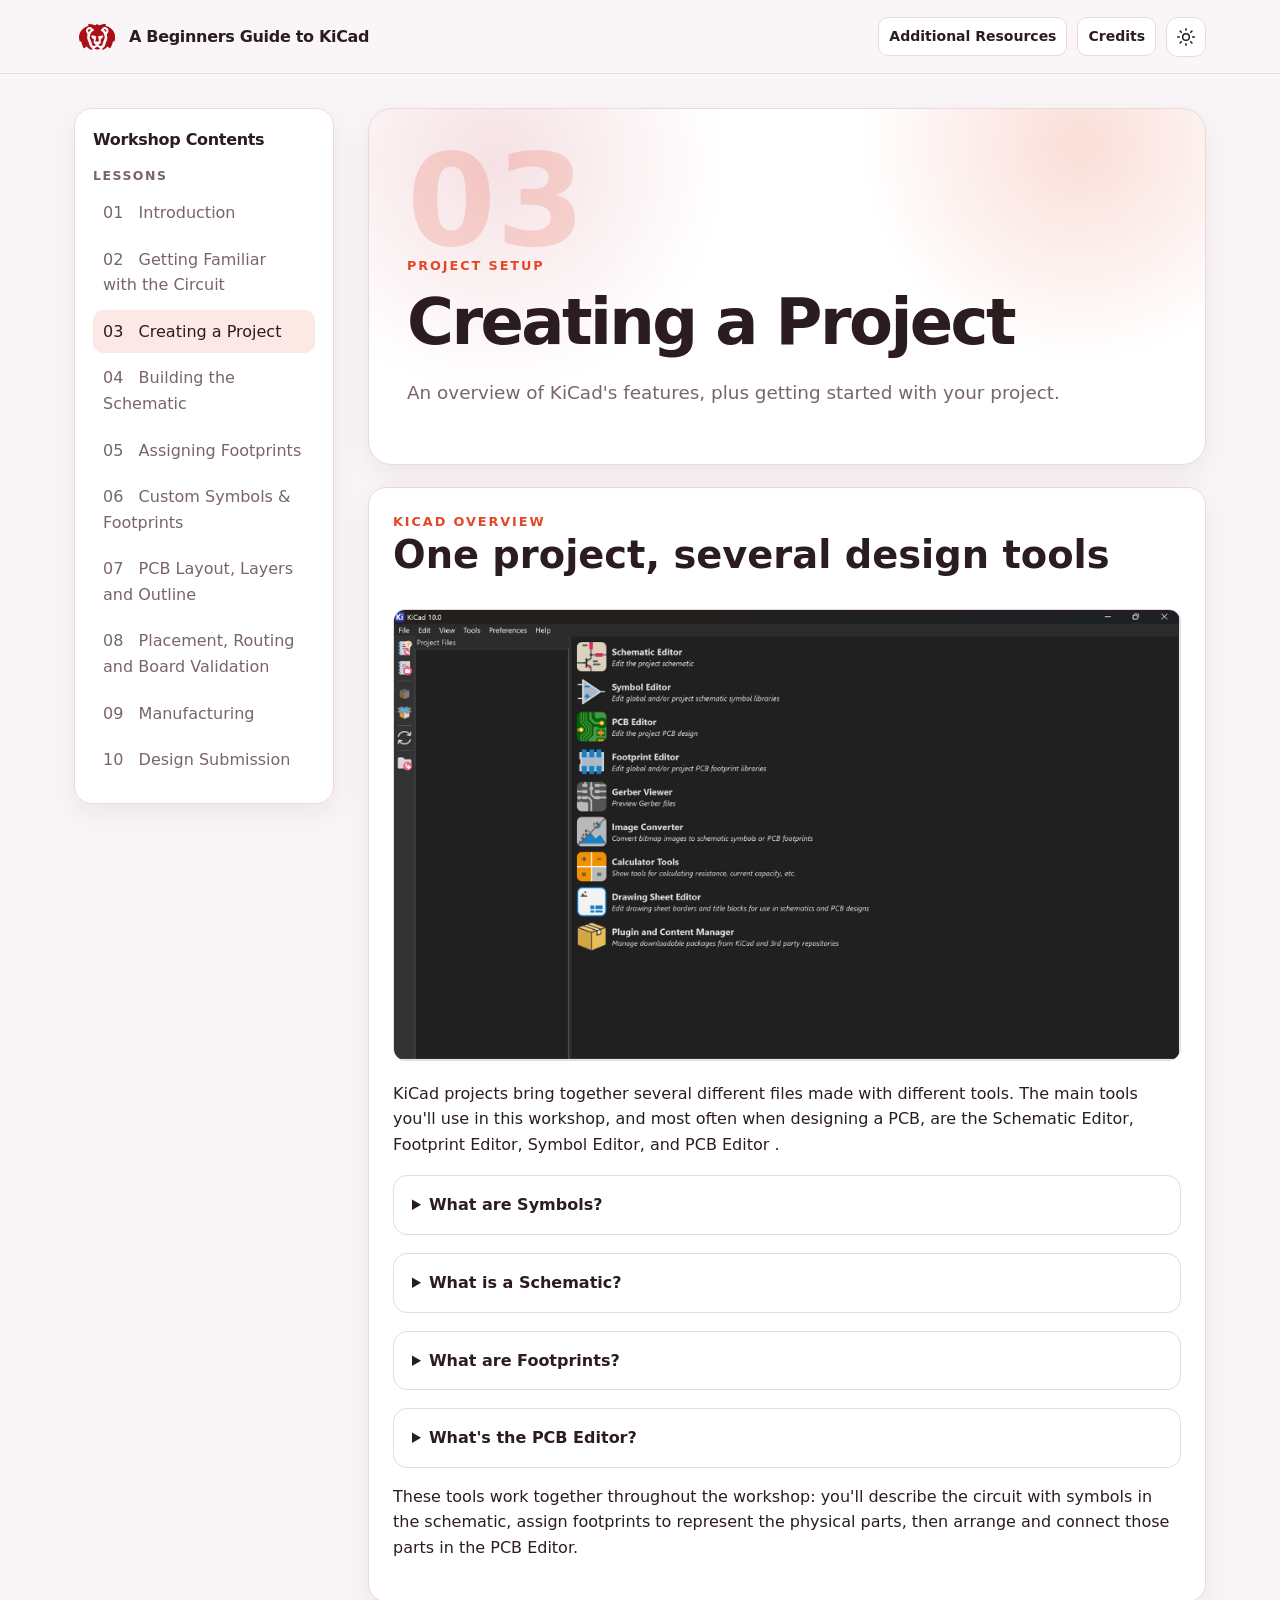
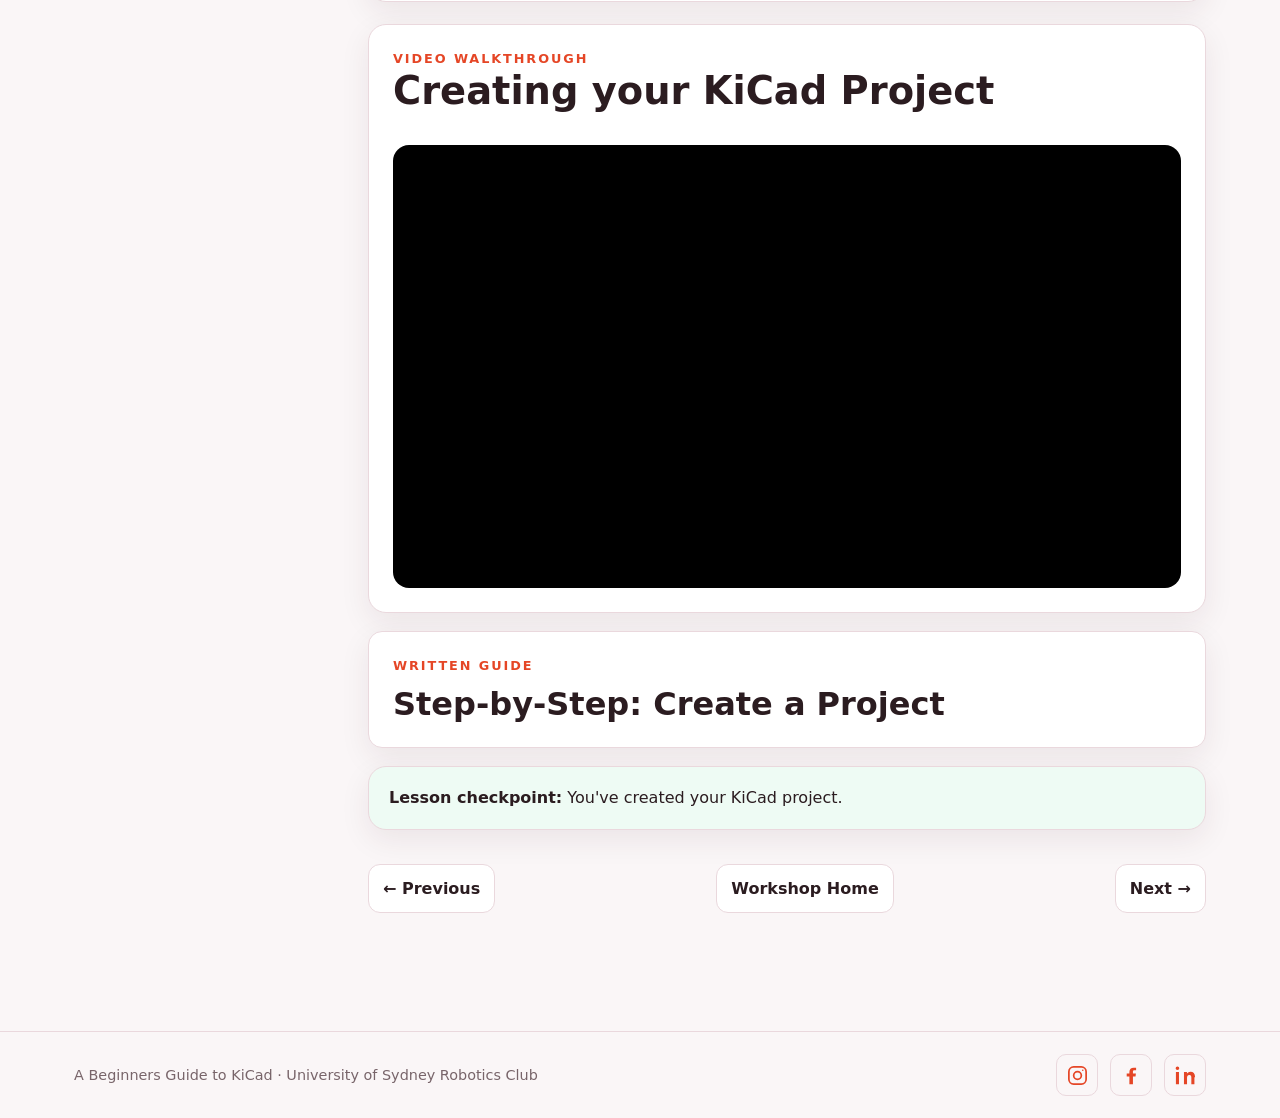
<file: pages/03-create-project.html>
<!DOCTYPE html>
<html lang="en">
<head>
  <meta charset="UTF-8">
  <meta name="viewport" content="width=device-width, initial-scale=1.0">
  <title>KiCad Workshop — Creating a Project</title>
  <link rel="stylesheet" href="../styles.css">
</head>
<body>
<div class="site-shell">
  <header class="topbar">
    <div class="topbar-inner">
      <a class="brand" href="../index.html">A Beginners Guide to KiCad</a>
      <div class="top-actions">
        <a class="button" href="../resources.html">Additional Resources</a>
        <a class="button credits-link" href="../credits.html">Credits</a>
        <button class="theme-toggle" data-theme-toggle type="button" aria-label="Switch to dark mode" title="Switch to dark mode" aria-pressed="false">
          <svg class="theme-icon-moon" viewBox="0 0 24 24" aria-hidden="true" hidden><path d="M20.9 13A8.5 8.5 0 0 1 11 3.1 8.5 8.5 0 1 0 20.9 13Z"/></svg>
          <svg class="theme-icon-sun" viewBox="0 0 24 24" aria-hidden="true"><circle cx="12" cy="12" r="4"/><path d="M12 2v2m0 16v2M4.93 4.93l1.42 1.42m11.3 11.3 1.42 1.42M2 12h2m16 0h2M4.93 19.07l1.42-1.42m11.3-11.3 1.42-1.42"/></svg>
        </button>
      </div>
    </div>
  </header>

  <div class="layout">
    
<aside class="sidebar">
  <a class="brand" href="../index.html" style="display:block;margin-bottom:10px;">Workshop Contents</a>
  <h3>Lessons</h3>
  <a class="nav-link" href="01-introduction.html">01 &nbsp; Introduction</a>
<a class="nav-link" href="02-circuit.html">02 &nbsp; Getting Familiar with the Circuit</a>
<a class="nav-link active" href="03-create-project.html">03 &nbsp; Creating a Project</a>
<a class="nav-link" href="04-schematic.html">04 &nbsp; Building the Schematic</a>
<a class="nav-link" href="05-symbols.html">05 &nbsp; Assigning Footprints</a>
<a class="nav-link" href="06-footprints.html">06 &nbsp; Custom Symbols &amp; Footprints</a>
<a class="nav-link" href="07-pcb-layout.html">07 &nbsp; PCB Layout, Layers and Outline</a>
<a class="nav-link" href="09-component-placement-drc.html">08 &nbsp; Placement, Routing and Board Validation</a>
<a class="nav-link" href="11-manufacturing.html">09 &nbsp; Manufacturing</a>
<a class="nav-link" href="12-submissions.html">10 &nbsp; Design Submission</a>
</aside>

    <main class="content">
      <section class="hero">
        <div class="lesson-number">03</div>
        <div class="eyebrow">Project Setup</div>
        <h1>Creating a Project</h1>
        <p class="lead">An overview of KiCad's features, plus getting started with your project.</p>
      </section>

<section class="card">
  <div class="eyebrow">KiCad Overview</div>
  <h2>One project, several design tools</h2>
  <img class="project-overview-image" src="../assets/images/Page%203/KiCAD-Homepage-Overview.png" alt="KiCad project manager showing the Schematic Editor, Symbol Editor, PCB Editor, and Footprint Editor">
  <p>KiCad projects bring together several different files made with different tools. The main tools you'll use in this workshop, and most often when designing a PCB, are the Schematic Editor, Footprint Editor, Symbol Editor, and PCB Editor .</p>
  <details class="details editor-details">
    <summary>What are Symbols?</summary>
    <div>
      <p><strong>Symbols</strong> are the graphical representations of electrical components that you place in the schematic.</p>
      <p>A symbol shows important information about a component, especially its <strong>pins and pin numbers</strong>, so KiCad knows how that component connects electrically to the rest of the circuit.</p>
      <p>KiCad comes with a large library of common symbols for things like resistors, capacitors, ICs, connectors, and microcontrollers.</p>
      <p>However, not every component will already exist in KiCad. If you are using a more specific or uncommon part, you may need to:</p>
      <ul>
        <li>Import a symbol provided by the manufacturer or another library.</li>
        <li>Create your own symbol using KiCad's <strong>Symbol Editor</strong>.</li>
      </ul>
      <p>The important thing to remember is that a symbol represents the component <strong>electrically</strong>, not physically.</p>
    </div>
  </details>
  <details class="details editor-details">
    <summary>What is a Schematic?</summary>
    <div>
      <p>A <strong>schematic</strong> is a diagram that shows how the electrical parts of a circuit are connected.</p>
      <p>In KiCad, the <strong>Schematic Editor</strong> is where you place components, connect their pins with wires, add labels, power symbols, and organise everything into a circuit that is easy to understand.</p>
      <p>While the schematic describes the <strong>electrical connections</strong> in your design, it does not show where components will physically sit on the PCB.</p>
    </div>
  </details>
  <details class="details editor-details">
    <summary>What are Footprints?</summary>
    <div>
      <p>A <strong>footprint</strong> represents the physical shape of a component on the PCB.</p>
      <p>It defines things such as:</p>
      <ul>
        <li>Where the component's pads are located.</li>
        <li>The size and shape of those pads.</li>
        <li>The spacing between pins.</li>
        <li>The component's physical outline.</li>
        <li>Silkscreen markings and other mechanical information.</li>
      </ul>
      <p>For example, a resistor may use the same schematic symbol, but physically it could be a small <strong>0805 SMD resistor</strong> or a much larger <strong>through-hole resistor</strong>. These would use different footprints.</p>
      <p>KiCad includes a large library of standard footprints for common packages such as DIP, SOIC, QFN, 0805, 0603, and many others.</p>
      <p>Just like symbols, more unusual components may require you to import a footprint or create your own using KiCad's <strong>Footprint Editor</strong>.</p>
      <p>A useful way to remember the difference is:</p>
      <p><strong>Symbol = what the component does electrically.</strong></p>
      <p><strong>Footprint = what the component looks like physically on the PCB.</strong></p>
    </div>
  </details>
  <details class="details editor-details">
    <summary>What's the PCB Editor?</summary>
    <div>
      <p>The <strong>PCB Editor</strong> is where your schematic is turned into the physical layout of the circuit board.</p>
      <p>After assigning footprints to your schematic components, you can bring them into the PCB Editor and decide where everything will physically sit.</p>
      <p>This is where you can:</p>
      <ul>
        <li>Position and rotate components.</li>
        <li>Draw the shape of the PCB.</li>
        <li>Route copper <strong>traces</strong> between components.</li>
        <li>Add copper zones, such as a ground plane.</li>
        <li>Add mounting holes and other mechanical features.</li>
        <li>Add silkscreen text, labels, logos, and artwork.</li>
        <li>Configure PCB layers and design rules.</li>
        <li>Check whether components and traces fit together correctly.</li>
      </ul>
      <p>The PCB Editor is essentially a <strong>2D view of the physical circuit board</strong> that will eventually be manufactured.</p>
      <p>Your schematic tells KiCad <strong>what should be connected</strong>, while the PCB Editor determines <strong>where everything goes and how those connections are physically routed</strong>.</p>
    </div>
  </details>
  <p>These tools work together throughout the workshop: you'll describe the circuit with symbols in the schematic, assign footprints to represent the physical parts, then arrange and connect those parts in the PCB Editor.</p>
</section>

<section class="embed-card">
  <div class="eyebrow">Video Walkthrough</div>
  <h2>Creating your KiCad Project</h2>
  <div class="video-wrapper">
    <iframe src="https://www.youtube.com/embed/pmz5uLtKLEk" title="Video walkthrough: creating a KiCad project" loading="lazy" allowfullscreen></iframe>
  </div>
</section>

<details class="details card collapsible-card">
  <summary>
    <span class="eyebrow">Written Guide</span>
    <span class="collapsible-title">Step-by-Step: Create a Project</span>
  </summary>
  <div class="collapsible-content">
    <section class="written-guide-section">
      <h2>Starting a new project</h2>
      <ol>
        <li>Open KiCad. You'll see the home screen shown in the overview above.</li>
        <li>Click <strong>File → New Project</strong>.</li>
        <li>Select the <strong>Default KiCad project template</strong>.</li>
        <li>Choose where to save your project and give it a name, for example <strong>USRC_Keychain</strong>.</li>
        <li>Click <strong>Save</strong>.</li>
      </ol>
      <p>The Project Files panel on the left will now show three new files: the project file (<code>.kicad_pro</code>), schematic file (<code>.kicad_sch</code>), and PCB file (<code>.kicad_pcb</code>).</p>
      <figure class="guide-figure">
        <img src="../assets/images/Page%203/KiCAD-Project-Created.png" alt="KiCad project manager showing the newly created project and its project, schematic, and PCB files">
        <figcaption>Figure 2: New project created</figcaption>
      </figure>
    </section>

    <section class="written-guide-section">
      <h2>Opening the Schematic Editor</h2>
      <p>Double-click the <code>.kicad_sch</code> file in the Project Files panel, or click <strong>Schematic Editor</strong>. A blank page will open. This is where we'll build the circuit in the next lesson.</p>
    </section>
  </div>
</details>
<section class="checkpoint">
  <strong>Lesson checkpoint:</strong> You've created your KiCad project.
</section>

      <nav class="lesson-footer">
        <a href="02-circuit.html">← Previous</a>
        <a href="../index.html">Workshop Home</a>
        <a href="04-schematic.html">Next →</a>
      </nav>
    </main>
  </div>
<footer class="site-footer">
  <div class="site-footer-inner">
    <span>A Beginners Guide to KiCad · University of Sydney Robotics Club</span>
    <nav class="footer-socials" aria-label="USRC social links">
      <a href="https://www.instagram.com/usydrobotics/" target="_blank" rel="noopener noreferrer" aria-label="USRC on Instagram"><svg viewBox="0 0 24 24" aria-hidden="true"><rect x="3" y="3" width="18" height="18" rx="5"/><circle cx="12" cy="12" r="4"/><circle class="social-icon-dot" cx="17.5" cy="6.5" r=".8"/></svg></a>
      <a href="https://www.facebook.com/usydroboticsclub" target="_blank" rel="noopener noreferrer" aria-label="USRC on Facebook"><svg viewBox="0 0 24 24" aria-hidden="true"><path class="social-icon-fill" d="M13.5 21v-8h2.7l.4-3h-3.1V8.1c0-.9.3-1.5 1.6-1.5h1.7V3.9c-.3 0-1.4-.1-2.6-.1-2.6 0-4.4 1.6-4.4 4.5V10H7v3h2.8v8h3.7Z"/></svg></a>
      <a href="https://www.linkedin.com/company/usyd-robotics-club/posts/?feedView=all" target="_blank" rel="noopener noreferrer" aria-label="USRC on LinkedIn"><svg viewBox="0 0 24 24" aria-hidden="true"><path class="social-icon-fill" d="M5.2 8.4H2V21h3.2V8.4ZM3.6 2.5a1.9 1.9 0 1 0 0 3.8 1.9 1.9 0 0 0 0-3.8ZM22 13.8c0-3.8-2-5.6-4.7-5.6-2.2 0-3.2 1.2-3.8 2.1V8.4h-3.1V21h3.2v-6.2c0-1.6.3-3.2 2.4-3.2 2.1 0 2.1 1.9 2.1 3.3V21h3.2v-7.2Z"/></svg></a>
    </nav>
  </div>
</footer>
</div>
<script src="../script.js"></script>
</body>
</html>
</file>
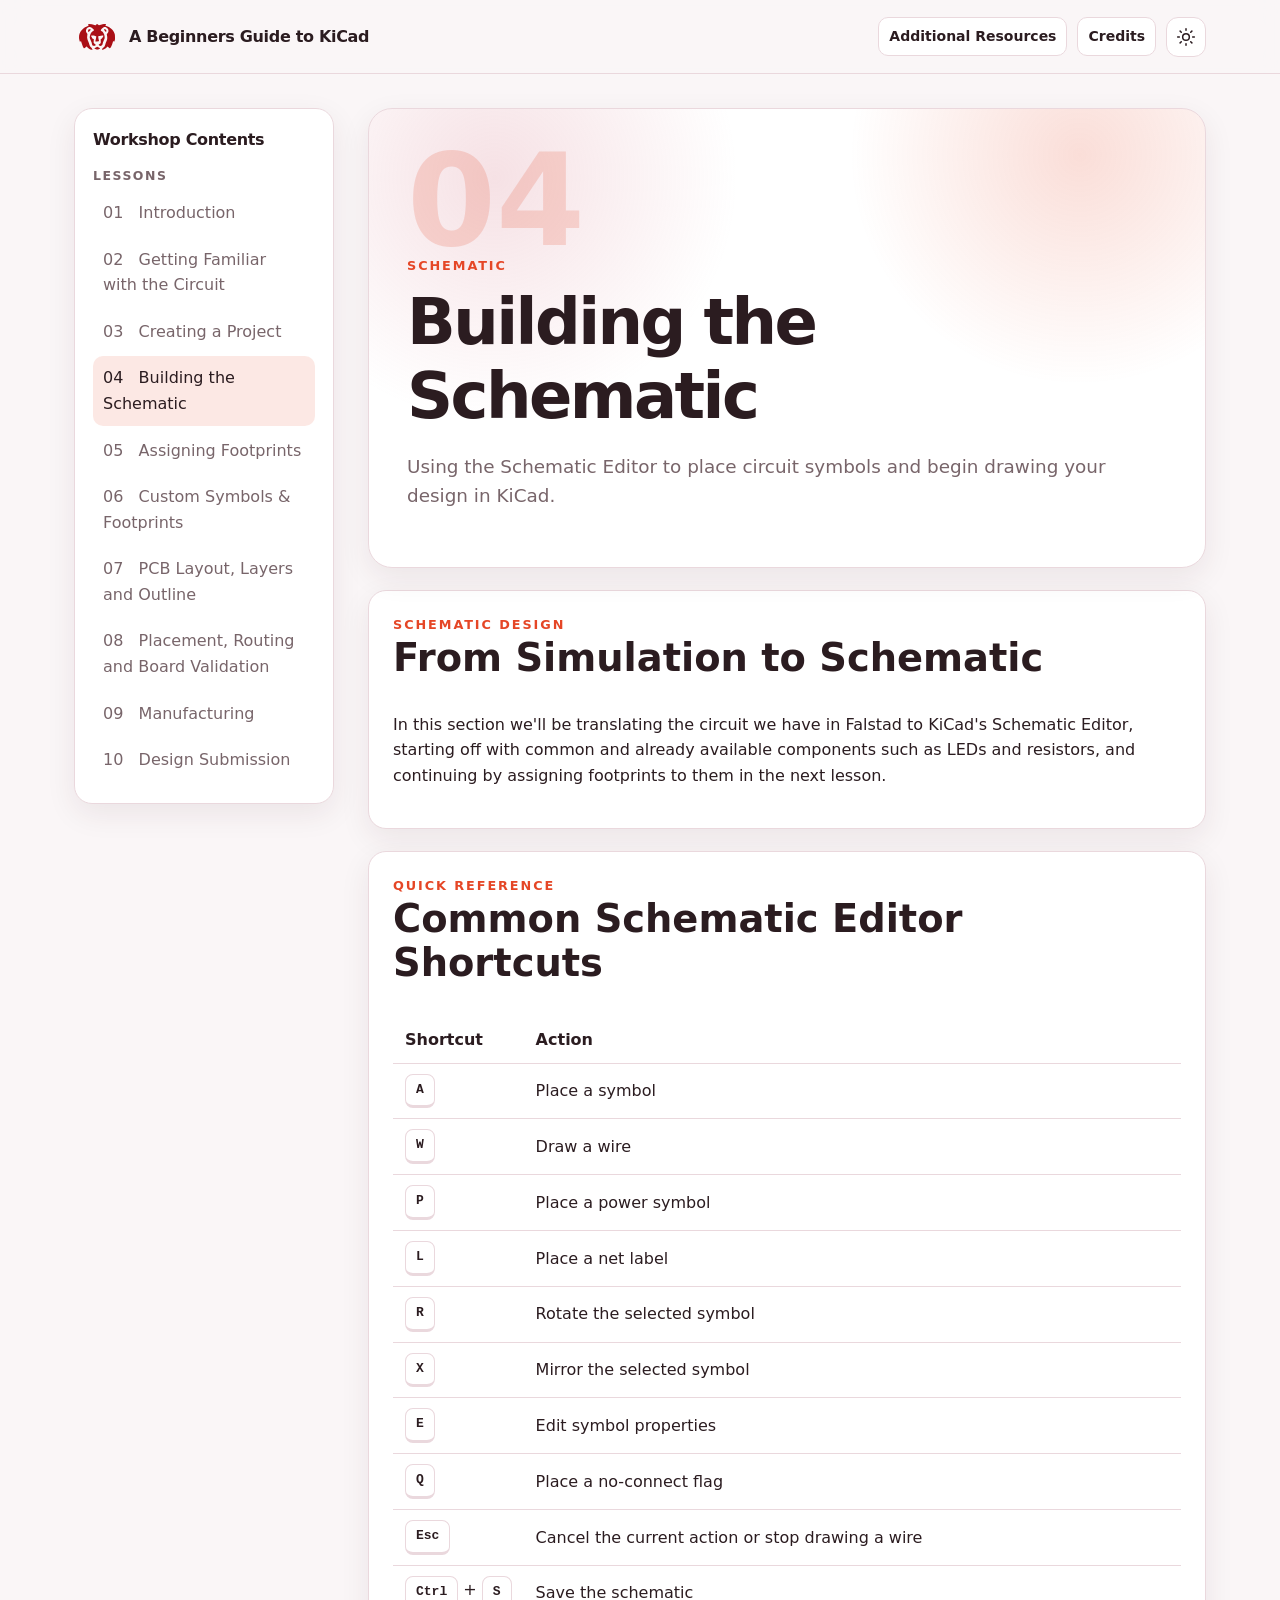
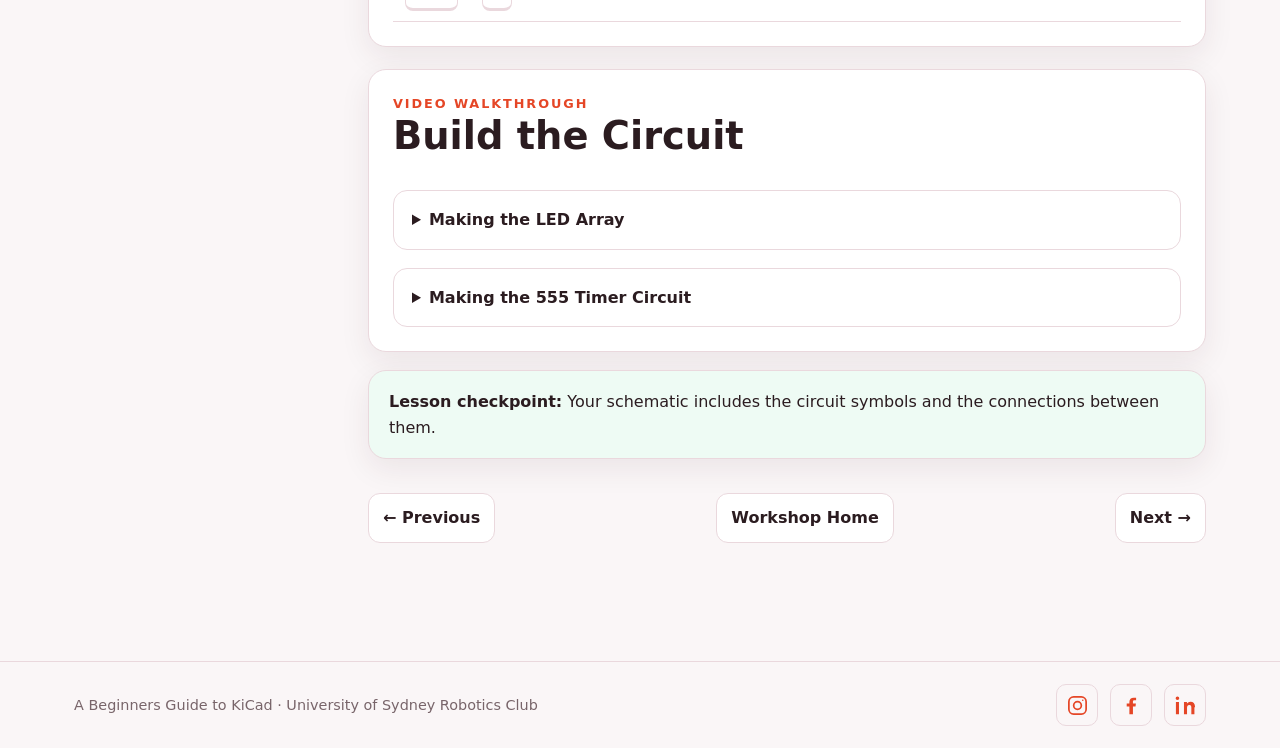
<file: pages/04-schematic.html>
<!DOCTYPE html>
<html lang="en">
<head>
  <meta charset="UTF-8">
  <meta name="viewport" content="width=device-width, initial-scale=1.0">
  <title>KiCad Workshop — Building the Schematic</title>
  <link rel="stylesheet" href="../styles.css">
</head>
<body>
<div class="site-shell">
  <header class="topbar">
    <div class="topbar-inner">
      <a class="brand" href="../index.html">A Beginners Guide to KiCad</a>
      <div class="top-actions">
        <a class="button" href="../resources.html">Additional Resources</a>
        <a class="button credits-link" href="../credits.html">Credits</a>
        <button class="theme-toggle" data-theme-toggle type="button" aria-label="Switch to dark mode" title="Switch to dark mode" aria-pressed="false">
          <svg class="theme-icon-moon" viewBox="0 0 24 24" aria-hidden="true" hidden><path d="M20.9 13A8.5 8.5 0 0 1 11 3.1 8.5 8.5 0 1 0 20.9 13Z"/></svg>
          <svg class="theme-icon-sun" viewBox="0 0 24 24" aria-hidden="true"><circle cx="12" cy="12" r="4"/><path d="M12 2v2m0 16v2M4.93 4.93l1.42 1.42m11.3 11.3 1.42 1.42M2 12h2m16 0h2M4.93 19.07l1.42-1.42m11.3-11.3 1.42-1.42"/></svg>
        </button>
      </div>
    </div>
  </header>

  <div class="layout">
    
<aside class="sidebar">
  <a class="brand" href="../index.html" style="display:block;margin-bottom:10px;">Workshop Contents</a>
  <h3>Lessons</h3>
  <a class="nav-link" href="01-introduction.html">01 &nbsp; Introduction</a>
<a class="nav-link" href="02-circuit.html">02 &nbsp; Getting Familiar with the Circuit</a>
<a class="nav-link" href="03-create-project.html">03 &nbsp; Creating a Project</a>
<a class="nav-link" href="04-schematic.html">04 &nbsp; Building the Schematic</a>
<a class="nav-link" href="05-symbols.html">05 &nbsp; Assigning Footprints</a>
<a class="nav-link" href="06-footprints.html">06 &nbsp; Custom Symbols &amp; Footprints</a>
<a class="nav-link" href="07-pcb-layout.html">07 &nbsp; PCB Layout, Layers and Outline</a>
<a class="nav-link" href="09-component-placement-drc.html">08 &nbsp; Placement, Routing and Board Validation</a>
<a class="nav-link" href="11-manufacturing.html">09 &nbsp; Manufacturing</a>
<a class="nav-link" href="12-submissions.html">10 &nbsp; Design Submission</a>
</aside>

    <main class="content">
      <section class="hero">
        <div class="lesson-number">04</div>
        <div class="eyebrow">Schematic</div>
        <h1>Building the Schematic</h1>
        <p class="lead">Using the Schematic Editor to place circuit symbols and begin drawing your design in KiCad.</p>
      </section>

      <section class="card">
        <div class="eyebrow">Schematic Design</div>
        <h2>From Simulation to Schematic</h2>
        <p>In this section we'll be translating the circuit we have in Falstad to KiCad's Schematic Editor, starting off with common and already available components such as LEDs and resistors, and continuing by assigning footprints to them in the next lesson.</p>
      </section>

      <section class="card shortcut-card">
        <div class="eyebrow">Quick Reference</div>
        <h2>Common Schematic Editor Shortcuts</h2>
        <div class="shortcut-table-wrap">
          <table class="shortcut-table">
            <thead>
              <tr>
                <th scope="col">Shortcut</th>
                <th scope="col">Action</th>
              </tr>
            </thead>
            <tbody>
              <tr><td><kbd>A</kbd></td><td>Place a symbol</td></tr>
              <tr><td><kbd>W</kbd></td><td>Draw a wire</td></tr>
              <tr><td><kbd>P</kbd></td><td>Place a power symbol</td></tr>
              <tr><td><kbd>L</kbd></td><td>Place a net label</td></tr>
              <tr><td><kbd>R</kbd></td><td>Rotate the selected symbol</td></tr>
              <tr><td><kbd>X</kbd></td><td>Mirror the selected symbol</td></tr>
              <tr><td><kbd>E</kbd></td><td>Edit symbol properties</td></tr>
              <tr><td><kbd>Q</kbd></td><td>Place a no-connect flag</td></tr>
              <tr><td><kbd>Esc</kbd></td><td>Cancel the current action or stop drawing a wire</td></tr>
              <tr><td><kbd>Ctrl</kbd> + <kbd>S</kbd></td><td>Save the schematic</td></tr>
            </tbody>
          </table>
        </div>
      </section>

<section class="embed-card">
  <div class="eyebrow">Video Walkthrough</div>
  <h2>Build the Circuit</h2>
  <details class="details video-disclosure">
    <summary>Making the LED Array</summary>
    <div>
      <div class="video-wrapper">
        <iframe src="https://www.youtube.com/embed/yzHGEjQmhGg" title="Video walkthrough: making the LED array" loading="lazy" allowfullscreen></iframe>
      </div>
    </div>
  </details>
  <details class="details video-disclosure">
    <summary>Making the 555 Timer Circuit</summary>
    <div>
      <div class="video-wrapper">
        <iframe src="https://www.youtube.com/embed/0akR5P5ej7g" title="Video walkthrough: making the 555 timer circuit" loading="lazy" allowfullscreen></iframe>
      </div>
    </div>
  </details>
</section>

<section class="checkpoint">
  <strong>Lesson checkpoint:</strong> Your schematic includes the circuit symbols and the connections between them.
</section>

      <nav class="lesson-footer">
        <a href="03-create-project.html">← Previous</a>
        <a href="../index.html">Workshop Home</a>
        <a href="05-symbols.html">Next →</a>
      </nav>
    </main>
  </div>
<footer class="site-footer">
  <div class="site-footer-inner">
    <span>A Beginners Guide to KiCad · University of Sydney Robotics Club</span>
    <nav class="footer-socials" aria-label="USRC social links">
      <a href="https://www.instagram.com/usydrobotics/" target="_blank" rel="noopener noreferrer" aria-label="USRC on Instagram"><svg viewBox="0 0 24 24" aria-hidden="true"><rect x="3" y="3" width="18" height="18" rx="5"/><circle cx="12" cy="12" r="4"/><circle class="social-icon-dot" cx="17.5" cy="6.5" r=".8"/></svg></a>
      <a href="https://www.facebook.com/usydroboticsclub" target="_blank" rel="noopener noreferrer" aria-label="USRC on Facebook"><svg viewBox="0 0 24 24" aria-hidden="true"><path class="social-icon-fill" d="M13.5 21v-8h2.7l.4-3h-3.1V8.1c0-.9.3-1.5 1.6-1.5h1.7V3.9c-.3 0-1.4-.1-2.6-.1-2.6 0-4.4 1.6-4.4 4.5V10H7v3h2.8v8h3.7Z"/></svg></a>
      <a href="https://www.linkedin.com/company/usyd-robotics-club/posts/?feedView=all" target="_blank" rel="noopener noreferrer" aria-label="USRC on LinkedIn"><svg viewBox="0 0 24 24" aria-hidden="true"><path class="social-icon-fill" d="M5.2 8.4H2V21h3.2V8.4ZM3.6 2.5a1.9 1.9 0 1 0 0 3.8 1.9 1.9 0 0 0 0-3.8ZM22 13.8c0-3.8-2-5.6-4.7-5.6-2.2 0-3.2 1.2-3.8 2.1V8.4h-3.1V21h3.2v-6.2c0-1.6.3-3.2 2.4-3.2 2.1 0 2.1 1.9 2.1 3.3V21h3.2v-7.2Z"/></svg></a>
    </nav>
  </div>
</footer>
</div>
<script src="../script.js"></script>
</body>
</html>
</file>
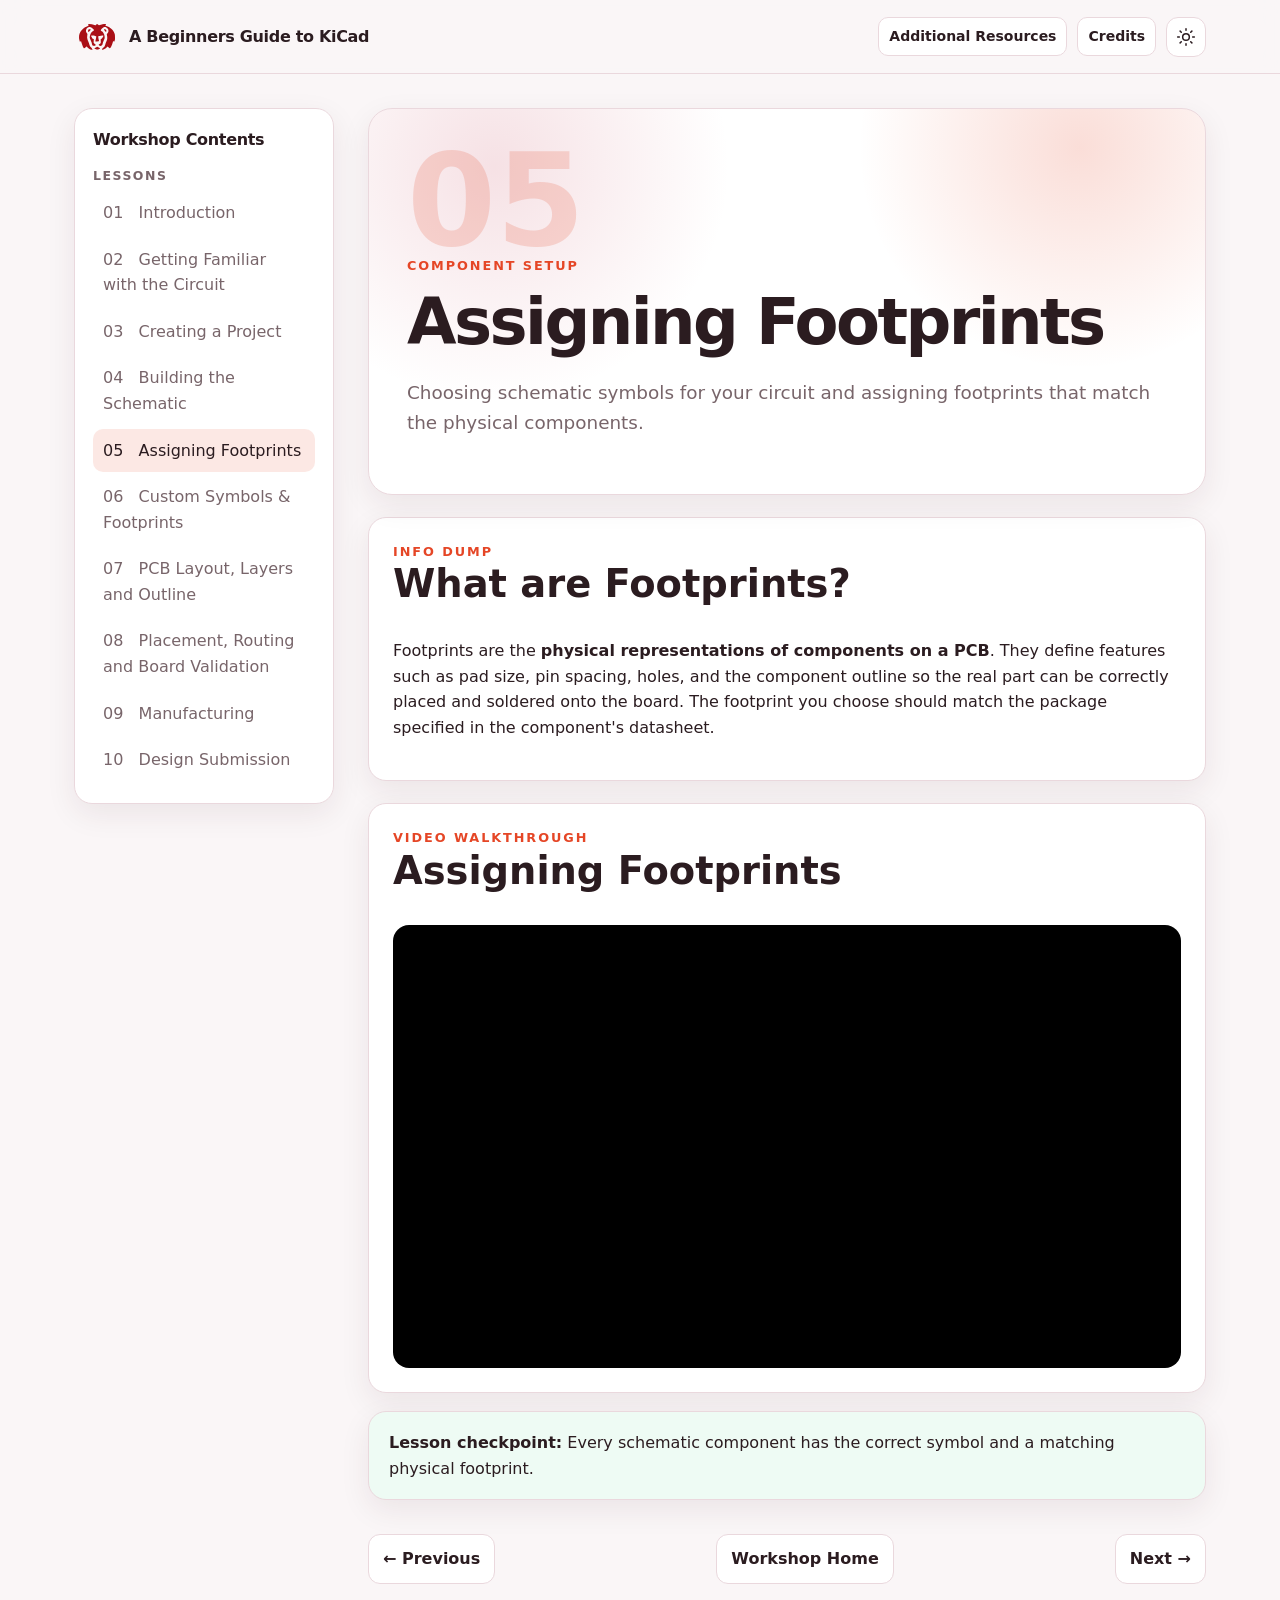
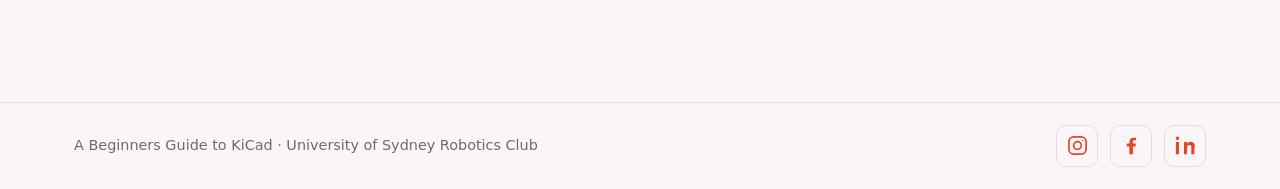
<file: pages/05-symbols.html>
<!DOCTYPE html>
<html lang="en">
<head>
  <meta charset="UTF-8">
  <meta name="viewport" content="width=device-width, initial-scale=1.0">
  <title>KiCad Workshop — Assigning Footprints</title>
  <link rel="stylesheet" href="../styles.css">
</head>
<body>
<div class="site-shell">
  <header class="topbar">
    <div class="topbar-inner">
      <a class="brand" href="../index.html">A Beginners Guide to KiCad</a>
      <div class="top-actions">
        <a class="button" href="../resources.html">Additional Resources</a>
        <a class="button credits-link" href="../credits.html">Credits</a>
        <button class="theme-toggle" data-theme-toggle type="button" aria-label="Switch to dark mode" title="Switch to dark mode" aria-pressed="false">
          <svg class="theme-icon-moon" viewBox="0 0 24 24" aria-hidden="true" hidden><path d="M20.9 13A8.5 8.5 0 0 1 11 3.1 8.5 8.5 0 1 0 20.9 13Z"/></svg>
          <svg class="theme-icon-sun" viewBox="0 0 24 24" aria-hidden="true"><circle cx="12" cy="12" r="4"/><path d="M12 2v2m0 16v2M4.93 4.93l1.42 1.42m11.3 11.3 1.42 1.42M2 12h2m16 0h2M4.93 19.07l1.42-1.42m11.3-11.3 1.42-1.42"/></svg>
        </button>
      </div>
    </div>
  </header>

  <div class="layout">
    <aside class="sidebar">
      <a class="brand" href="../index.html" style="display:block;margin-bottom:10px;">Workshop Contents</a>
      <h3>Lessons</h3>
      <a class="nav-link" href="01-introduction.html">01 &nbsp; Introduction</a>
      <a class="nav-link" href="02-circuit.html">02 &nbsp; Getting Familiar with the Circuit</a>
      <a class="nav-link" href="03-create-project.html">03 &nbsp; Creating a Project</a>
      <a class="nav-link" href="04-schematic.html">04 &nbsp; Building the Schematic</a>
      <a class="nav-link active" href="05-symbols.html">05 &nbsp; Assigning Footprints</a>
      <a class="nav-link" href="06-footprints.html">06 &nbsp; Custom Symbols &amp; Footprints</a>
      <a class="nav-link" href="07-pcb-layout.html">07 &nbsp; PCB Layout, Layers and Outline</a>
      <a class="nav-link" href="09-component-placement-drc.html">08 &nbsp; Placement, Routing and Board Validation</a>
      <a class="nav-link" href="11-manufacturing.html">09 &nbsp; Manufacturing</a>
      <a class="nav-link" href="12-submissions.html">10 &nbsp; Design Submission</a>
    </aside>

    <main class="content">
      <section class="hero">
        <div class="lesson-number">05</div>
        <div class="eyebrow">Component Setup</div>
        <h1>Assigning Footprints</h1>
        <p class="lead">Choosing schematic symbols for your circuit and assigning footprints that match the physical components.</p>
      </section>

      <section class="card">
        <div class="eyebrow">Info Dump</div>
        <h2>What are Footprints?</h2>
        <p>Footprints are the <strong>physical representations of components on a PCB</strong>. They define features such as pad size, pin spacing, holes, and the component outline so the real part can be correctly placed and soldered onto the board. The footprint you choose should match the package specified in the component's datasheet.</p>
      </section>

      <section class="embed-card">
        <div class="eyebrow">Video Walkthrough</div>
        <h2>Assigning Footprints</h2>
        <div class="video-wrapper">
          <iframe src="https://www.youtube.com/embed/LxiunZ4Kcso" title="Video walkthrough: assigning footprints" loading="lazy" allowfullscreen></iframe>
        </div>
      </section>

      <section class="checkpoint">
        <strong>Lesson checkpoint:</strong> Every schematic component has the correct symbol and a matching physical footprint.
      </section>

      <nav class="lesson-footer">
        <a href="04-schematic.html">← Previous</a>
        <a href="../index.html">Workshop Home</a>
        <a href="06-footprints.html">Next →</a>
      </nav>
    </main>
  </div>
<footer class="site-footer">
  <div class="site-footer-inner">
    <span>A Beginners Guide to KiCad · University of Sydney Robotics Club</span>
    <nav class="footer-socials" aria-label="USRC social links">
      <a href="https://www.instagram.com/usydrobotics/" target="_blank" rel="noopener noreferrer" aria-label="USRC on Instagram"><svg viewBox="0 0 24 24" aria-hidden="true"><rect x="3" y="3" width="18" height="18" rx="5"/><circle cx="12" cy="12" r="4"/><circle class="social-icon-dot" cx="17.5" cy="6.5" r=".8"/></svg></a>
      <a href="https://www.facebook.com/usydroboticsclub" target="_blank" rel="noopener noreferrer" aria-label="USRC on Facebook"><svg viewBox="0 0 24 24" aria-hidden="true"><path class="social-icon-fill" d="M13.5 21v-8h2.7l.4-3h-3.1V8.1c0-.9.3-1.5 1.6-1.5h1.7V3.9c-.3 0-1.4-.1-2.6-.1-2.6 0-4.4 1.6-4.4 4.5V10H7v3h2.8v8h3.7Z"/></svg></a>
      <a href="https://www.linkedin.com/company/usyd-robotics-club/posts/?feedView=all" target="_blank" rel="noopener noreferrer" aria-label="USRC on LinkedIn"><svg viewBox="0 0 24 24" aria-hidden="true"><path class="social-icon-fill" d="M5.2 8.4H2V21h3.2V8.4ZM3.6 2.5a1.9 1.9 0 1 0 0 3.8 1.9 1.9 0 0 0 0-3.8ZM22 13.8c0-3.8-2-5.6-4.7-5.6-2.2 0-3.2 1.2-3.8 2.1V8.4h-3.1V21h3.2v-6.2c0-1.6.3-3.2 2.4-3.2 2.1 0 2.1 1.9 2.1 3.3V21h3.2v-7.2Z"/></svg></a>
    </nav>
  </div>
</footer>
</div>
<script src="../script.js"></script>
</body>
</html>
</file>
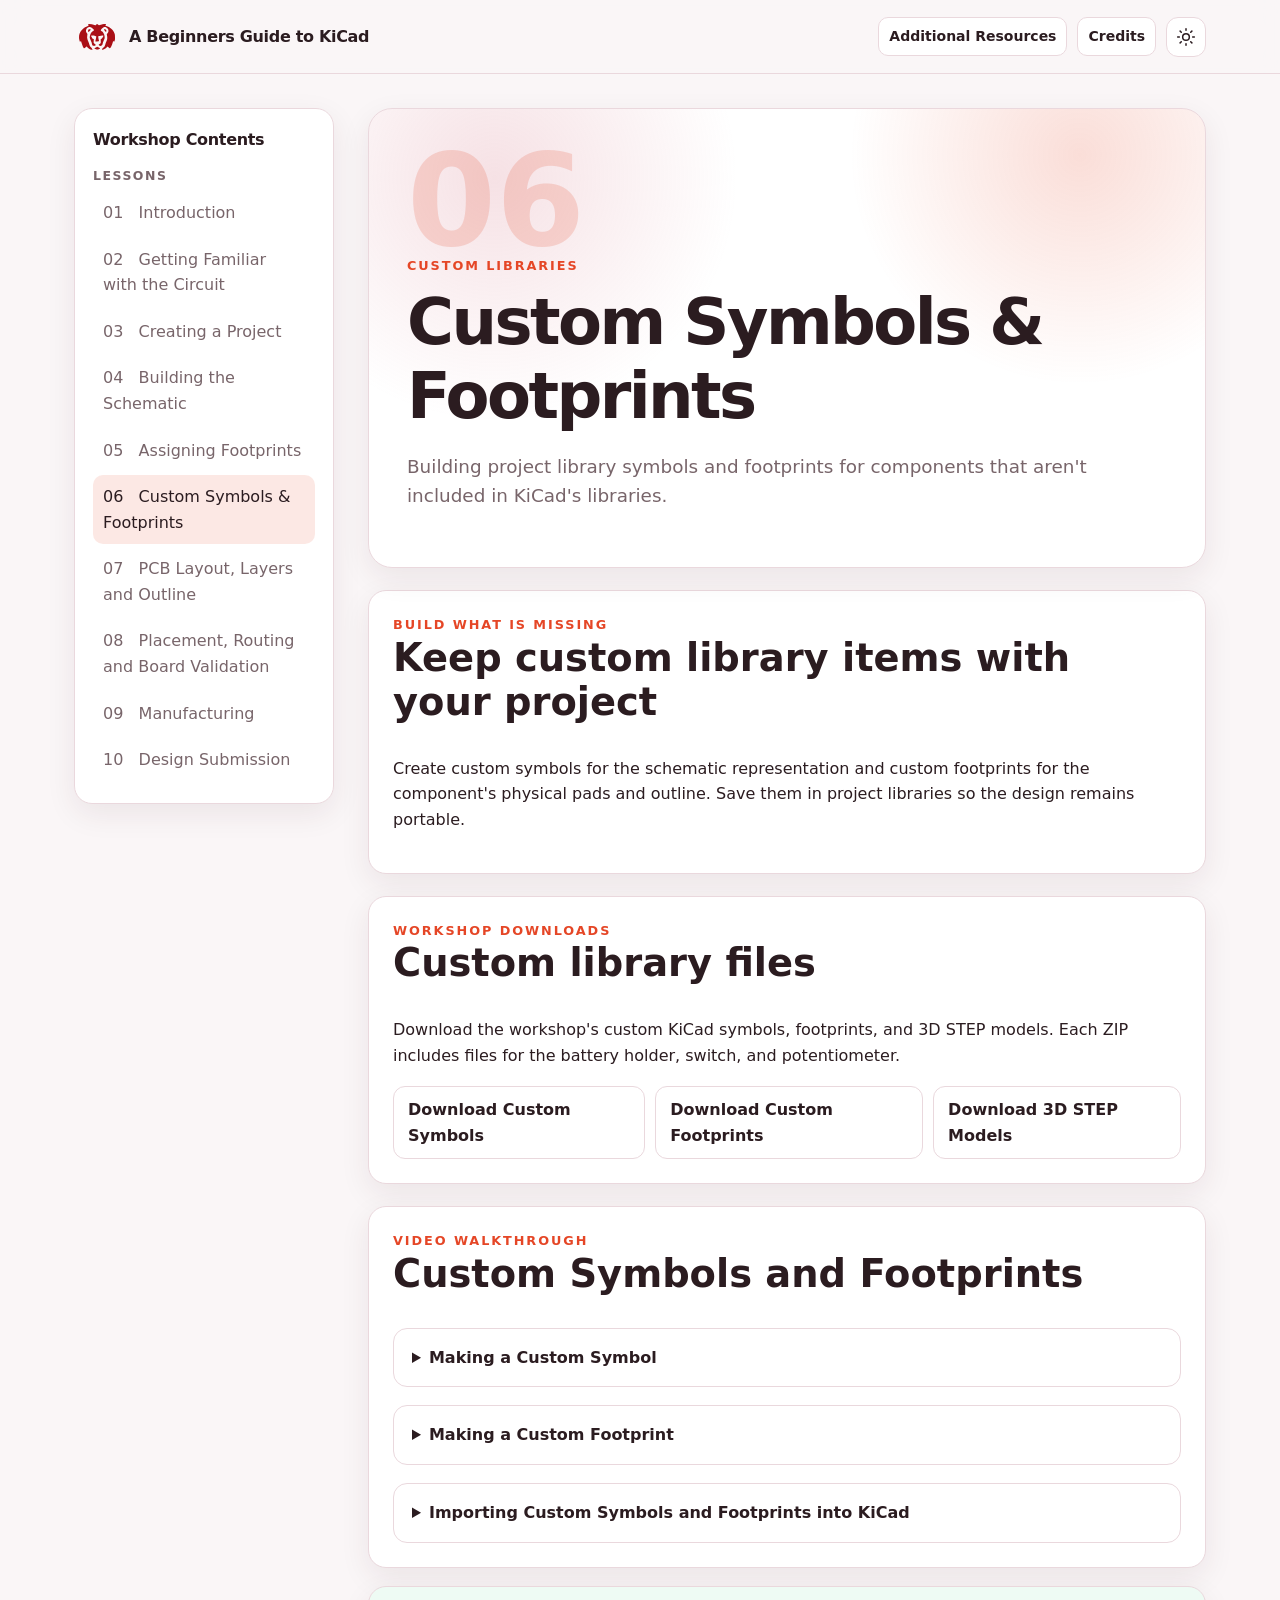
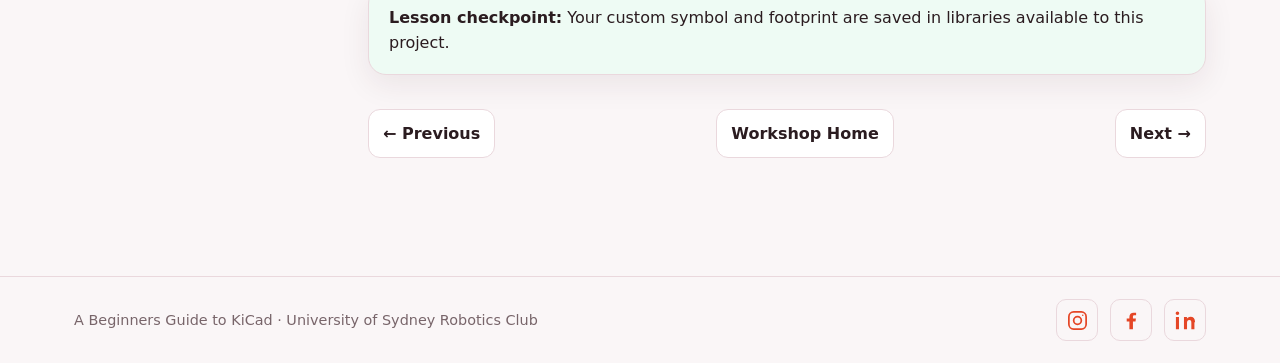
<file: pages/06-footprints.html>
<!DOCTYPE html>
<html lang="en">
<head>
  <meta charset="UTF-8">
  <meta name="viewport" content="width=device-width, initial-scale=1.0">
  <title>KiCad Workshop — Custom Symbols &amp; Footprints</title>
  <link rel="stylesheet" href="../styles.css">
</head>
<body>
<div class="site-shell">
  <header class="topbar">
    <div class="topbar-inner">
      <a class="brand" href="../index.html">A Beginners Guide to KiCad</a>
      <div class="top-actions">
        <a class="button" href="../resources.html">Additional Resources</a>
        <a class="button credits-link" href="../credits.html">Credits</a>
        <button class="theme-toggle" data-theme-toggle type="button" aria-label="Switch to dark mode" title="Switch to dark mode" aria-pressed="false">
          <svg class="theme-icon-moon" viewBox="0 0 24 24" aria-hidden="true" hidden><path d="M20.9 13A8.5 8.5 0 0 1 11 3.1 8.5 8.5 0 1 0 20.9 13Z"/></svg>
          <svg class="theme-icon-sun" viewBox="0 0 24 24" aria-hidden="true"><circle cx="12" cy="12" r="4"/><path d="M12 2v2m0 16v2M4.93 4.93l1.42 1.42m11.3 11.3 1.42 1.42M2 12h2m16 0h2M4.93 19.07l1.42-1.42m11.3-11.3 1.42-1.42"/></svg>
        </button>
      </div>
    </div>
  </header>

  <div class="layout">
    
<aside class="sidebar">
  <a class="brand" href="../index.html" style="display:block;margin-bottom:10px;">Workshop Contents</a>
  <h3>Lessons</h3>
  <a class="nav-link" href="01-introduction.html">01 &nbsp; Introduction</a>
<a class="nav-link" href="02-circuit.html">02 &nbsp; Getting Familiar with the Circuit</a>
<a class="nav-link" href="03-create-project.html">03 &nbsp; Creating a Project</a>
<a class="nav-link" href="04-schematic.html">04 &nbsp; Building the Schematic</a>
<a class="nav-link" href="05-symbols.html">05 &nbsp; Assigning Footprints</a>
<a class="nav-link" href="06-footprints.html">06 &nbsp; Custom Symbols &amp; Footprints</a>
<a class="nav-link" href="07-pcb-layout.html">07 &nbsp; PCB Layout, Layers and Outline</a>
<a class="nav-link" href="09-component-placement-drc.html">08 &nbsp; Placement, Routing and Board Validation</a>
<a class="nav-link" href="11-manufacturing.html">09 &nbsp; Manufacturing</a>
<a class="nav-link" href="12-submissions.html">10 &nbsp; Design Submission</a>
</aside>

    <main class="content">
      <section class="hero">
        <div class="lesson-number">06</div>
        <div class="eyebrow">Custom Libraries</div>
        <h1>Custom Symbols &amp; Footprints</h1>
        <p class="lead">Building project library symbols and footprints for components that aren't included in KiCad's libraries.</p>
      </section>

<section class="card">
  <div class="eyebrow">Build What Is Missing</div>
  <h2>Keep custom library items with your project</h2>
  <p>Create custom symbols for the schematic representation and custom footprints for the component's physical pads and outline. Save them in project libraries so the design remains portable.</p>
</section>

<section class="card">
  <div class="eyebrow">Workshop Downloads</div>
  <h2>Custom library files</h2>
  <p>Download the workshop's custom KiCad symbols, footprints, and 3D STEP models. Each ZIP includes files for the battery holder, switch, and potentiometer.</p>
  <div class="top-actions download-actions" style="margin-top:18px;">
    <a class="button" href="../assets/downloads/custom-symbols.zip" download="custom-symbols.zip">Download Custom Symbols</a>
    <a class="button" href="../assets/downloads/custom-footprints.zip" download="custom-footprints.zip">Download Custom Footprints</a>
    <a class="button" href="../assets/downloads/custom-3d-models.zip" download="custom-3d-models.zip">Download 3D STEP Models</a>
  </div>
</section>

<section class="embed-card">
  <div class="eyebrow">Video Walkthrough</div>
  <h2>Custom Symbols and Footprints</h2>
  <details class="details video-disclosure">
    <summary>Making a Custom Symbol</summary>
    <div>
      <div class="video-wrapper">
        <iframe src="https://www.youtube.com/embed/Bo_KahI3_lA" title="Video walkthrough: making a custom symbol" loading="lazy" allowfullscreen></iframe>
      </div>
    </div>
  </details>
  <details class="details video-disclosure">
    <summary>Making a Custom Footprint</summary>
    <div>
      <div class="video-wrapper">
        <iframe src="https://www.youtube.com/embed/JVd5rRVK-Kg" title="Video walkthrough: making a custom footprint" loading="lazy" allowfullscreen></iframe>
      </div>
      <p>Reference datasheet for the battery holder used in this walkthrough: <a href="https://www.snapeda.com/parts/BAT-HLD-003-SMT/Linx%20Technologies%20Inc./datasheet/" target="_blank" rel="noopener noreferrer">BAT-HLD-003-SMT datasheet</a>.</p>
    </div>
  </details>
  <details class="details video-disclosure">
    <summary>Importing Custom Symbols and Footprints into KiCad</summary>
    <div>
      <div class="video-wrapper">
        <iframe src="https://www.youtube.com/embed/d8l_zB0xw_U" title="Video walkthrough: importing custom symbols and footprints into KiCad" loading="lazy" allowfullscreen></iframe>
      </div>
    </div>
  </details>
</section>

<section class="checkpoint">
  <strong>Lesson checkpoint:</strong> Your custom symbol and footprint are saved in libraries available to this project.
</section>

      <nav class="lesson-footer">
        <a href="05-symbols.html">← Previous</a>
        <a href="../index.html">Workshop Home</a>
        <a href="07-pcb-layout.html">Next →</a>
      </nav>
    </main>
  </div>
<footer class="site-footer">
  <div class="site-footer-inner">
    <span>A Beginners Guide to KiCad · University of Sydney Robotics Club</span>
    <nav class="footer-socials" aria-label="USRC social links">
      <a href="https://www.instagram.com/usydrobotics/" target="_blank" rel="noopener noreferrer" aria-label="USRC on Instagram"><svg viewBox="0 0 24 24" aria-hidden="true"><rect x="3" y="3" width="18" height="18" rx="5"/><circle cx="12" cy="12" r="4"/><circle class="social-icon-dot" cx="17.5" cy="6.5" r=".8"/></svg></a>
      <a href="https://www.facebook.com/usydroboticsclub" target="_blank" rel="noopener noreferrer" aria-label="USRC on Facebook"><svg viewBox="0 0 24 24" aria-hidden="true"><path class="social-icon-fill" d="M13.5 21v-8h2.7l.4-3h-3.1V8.1c0-.9.3-1.5 1.6-1.5h1.7V3.9c-.3 0-1.4-.1-2.6-.1-2.6 0-4.4 1.6-4.4 4.5V10H7v3h2.8v8h3.7Z"/></svg></a>
      <a href="https://www.linkedin.com/company/usyd-robotics-club/posts/?feedView=all" target="_blank" rel="noopener noreferrer" aria-label="USRC on LinkedIn"><svg viewBox="0 0 24 24" aria-hidden="true"><path class="social-icon-fill" d="M5.2 8.4H2V21h3.2V8.4ZM3.6 2.5a1.9 1.9 0 1 0 0 3.8 1.9 1.9 0 0 0 0-3.8ZM22 13.8c0-3.8-2-5.6-4.7-5.6-2.2 0-3.2 1.2-3.8 2.1V8.4h-3.1V21h3.2v-6.2c0-1.6.3-3.2 2.4-3.2 2.1 0 2.1 1.9 2.1 3.3V21h3.2v-7.2Z"/></svg></a>
    </nav>
  </div>
</footer>
</div>
<script src="../script.js"></script>
</body>
</html>
</file>
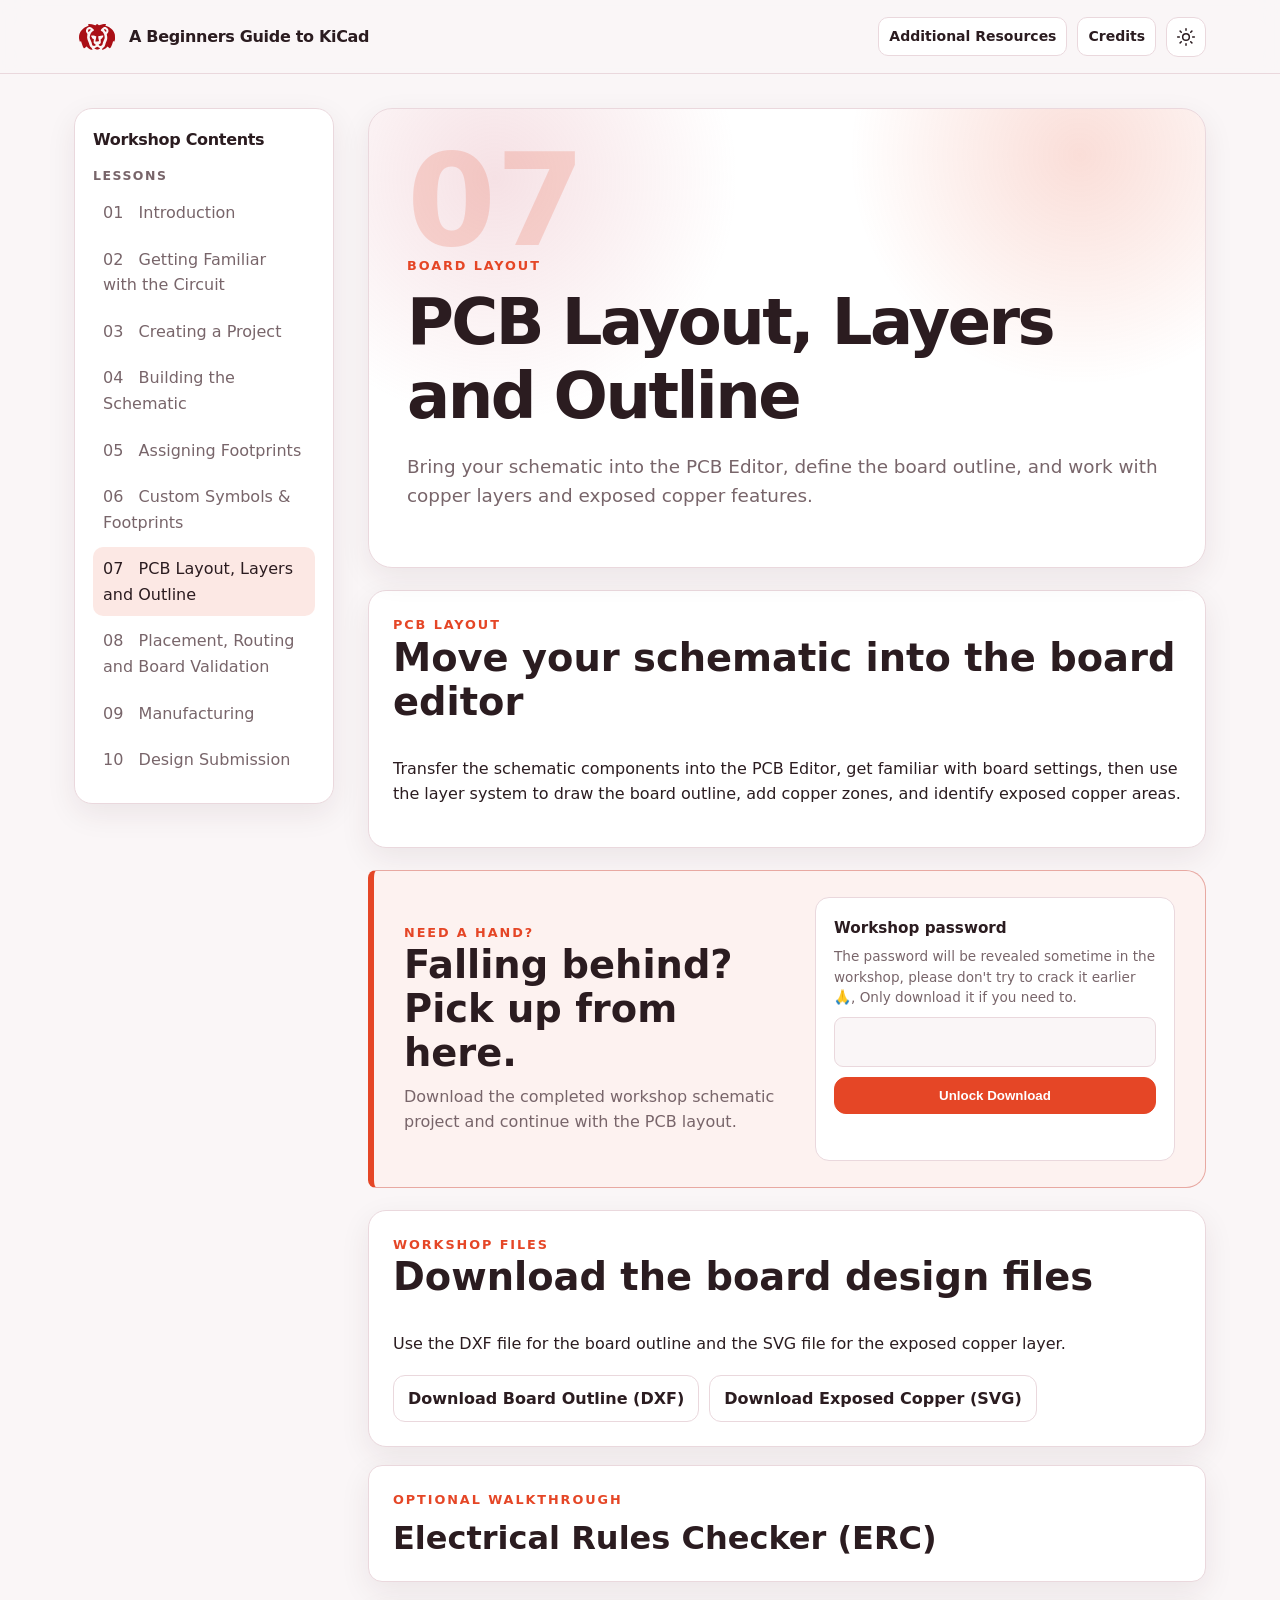
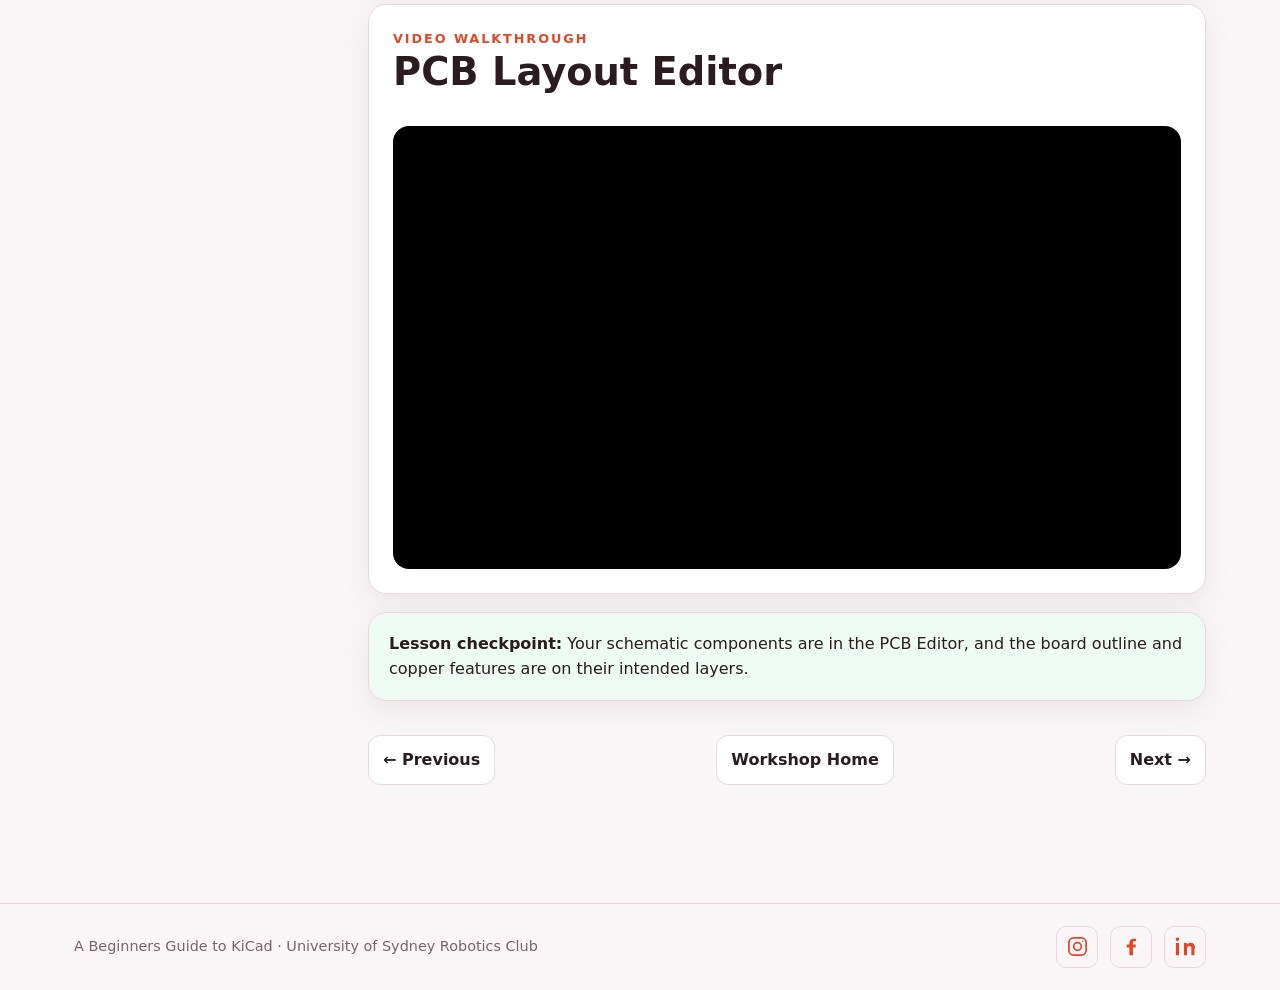
<file: pages/07-pcb-layout.html>
<!DOCTYPE html>
<html lang="en">
<head>
  <meta charset="UTF-8">
  <meta name="viewport" content="width=device-width, initial-scale=1.0">
  <title>KiCad Workshop — PCB Layout, Layers and Outline</title>
  <link rel="stylesheet" href="../styles.css">
</head>
<body>
<div class="site-shell">
  <header class="topbar">
    <div class="topbar-inner">
      <a class="brand" href="../index.html">A Beginners Guide to KiCad</a>
      <div class="top-actions">
        <a class="button" href="../resources.html">Additional Resources</a>
        <a class="button credits-link" href="../credits.html">Credits</a>
        <button class="theme-toggle" data-theme-toggle type="button" aria-label="Switch to dark mode" title="Switch to dark mode" aria-pressed="false">
          <svg class="theme-icon-moon" viewBox="0 0 24 24" aria-hidden="true" hidden><path d="M20.9 13A8.5 8.5 0 0 1 11 3.1 8.5 8.5 0 1 0 20.9 13Z"/></svg>
          <svg class="theme-icon-sun" viewBox="0 0 24 24" aria-hidden="true"><circle cx="12" cy="12" r="4"/><path d="M12 2v2m0 16v2M4.93 4.93l1.42 1.42m11.3 11.3 1.42 1.42M2 12h2m16 0h2M4.93 19.07l1.42-1.42m11.3-11.3 1.42-1.42"/></svg>
        </button>
      </div>
    </div>
  </header>

  <div class="layout">
    
<aside class="sidebar">
  <a class="brand" href="../index.html" style="display:block;margin-bottom:10px;">Workshop Contents</a>
  <h3>Lessons</h3>
  <a class="nav-link" href="01-introduction.html">01 &nbsp; Introduction</a>
<a class="nav-link" href="02-circuit.html">02 &nbsp; Getting Familiar with the Circuit</a>
<a class="nav-link" href="03-create-project.html">03 &nbsp; Creating a Project</a>
<a class="nav-link" href="04-schematic.html">04 &nbsp; Building the Schematic</a>
<a class="nav-link" href="05-symbols.html">05 &nbsp; Assigning Footprints</a>
<a class="nav-link" href="06-footprints.html">06 &nbsp; Custom Symbols &amp; Footprints</a>
<a class="nav-link active" href="07-pcb-layout.html">07 &nbsp; PCB Layout, Layers and Outline</a>
<a class="nav-link" href="09-component-placement-drc.html">08 &nbsp; Placement, Routing and Board Validation</a>
<a class="nav-link" href="11-manufacturing.html">09 &nbsp; Manufacturing</a>
<a class="nav-link" href="12-submissions.html">10 &nbsp; Design Submission</a>
</aside>

    <main class="content">
      <section class="hero">
        <div class="lesson-number">07</div>
        <div class="eyebrow">Board Layout</div>
        <h1>PCB Layout, Layers and Outline</h1>
        <p class="lead">Bring your schematic into the PCB Editor, define the board outline, and work with copper layers and exposed copper features.</p>
      </section>

      <section class="card">
        <div class="eyebrow">PCB Layout</div>
        <h2>Move your schematic into the board editor</h2>
        <p>Transfer the schematic components into the PCB Editor, get familiar with board settings, then use the layer system to draw the board outline, add copper zones, and identify exposed copper areas.</p>
      </section>

      <section class="catch-up-panel" aria-labelledby="catch-up-title" data-download-gate data-download-password="mocha">
        <div class="catch-up-copy">
          <div class="eyebrow">Need a hand?</div>
          <h2 id="catch-up-title">Falling behind? Pick up from here.</h2>
          <p>Download the completed workshop schematic project and continue with the PCB layout.</p>
        </div>
        <form class="catch-up-gate" data-download-gate-form>
          <label for="catch-up-password">Workshop password</label>
          <p class="catch-up-gate-hint">The password will be revealed sometime in the workshop, please don't try to crack it earlier 🙏, Only download it if you need to.</p>
          <div class="catch-up-gate-controls">
            <input id="catch-up-password" name="password" type="password" autocomplete="off" required>
            <button class="button catch-up-button" type="submit">Unlock Download</button>
          </div>
          <p class="catch-up-gate-message" data-download-gate-message aria-live="polite"></p>
          <a class="button catch-up-button" href="../assets/downloads/usrc-keychain-workshop-schematic.zip" download="USRC_Keychain_Workshop_Schematic_F.zip" data-protected-download hidden>Download Workshop Schematic</a>
        </form>
      </section>

      <section class="card">
        <div class="eyebrow">Workshop Files</div>
        <h2>Download the board design files</h2>
        <p>Use the DXF file for the board outline and the SVG file for the exposed copper layer.</p>
        <div class="top-actions download-actions" style="margin-top:18px;">
          <a class="button" href="../assets/USRCLOGO_ForPCB_Outline.dxf" download="USRCLOGO_ForPCB_Outline.dxf">Download Board Outline (DXF)</a>
          <a class="button" href="../assets/downloads/USRCLOGO_ForPCB_InnerExposedCopper.svg" download="USRCLOGO_ForPCB_InnerExposedCopper.svg">Download Exposed Copper (SVG)</a>
        </div>
      </section>

      <details class="details card collapsible-card">
        <summary>
          <span class="eyebrow">Optional Walkthrough</span>
          <span class="collapsible-title">Electrical Rules Checker (ERC)</span>
        </summary>
        <div class="collapsible-content">
          <p>Run the Electrical Rules Checker to review your schematic for connection issues before moving on to the PCB layout.</p>
          <div class="video-wrapper">
            <iframe src="https://www.youtube.com/embed/Ui85y8kV8c4" title="Video walkthrough: Electrical Rules Checker (ERC)" loading="lazy" allowfullscreen></iframe>
          </div>
        </div>
      </details>

      <section class="embed-card">
        <div class="eyebrow">Video Walkthrough</div>
        <h2>PCB Layout Editor</h2>
        <div class="video-wrapper">
          <iframe src="https://www.youtube.com/embed/aHjeC84DzhY" title="Video walkthrough: PCB layout editor overview" loading="lazy" allowfullscreen></iframe>
        </div>
      </section>

<section class="checkpoint">
  <strong>Lesson checkpoint:</strong> Your schematic components are in the PCB Editor, and the board outline and copper features are on their intended layers.
</section>

      <nav class="lesson-footer">
        <a href="06-footprints.html">← Previous</a>
        <a href="../index.html">Workshop Home</a>
        <a href="09-component-placement-drc.html">Next →</a>
      </nav>
    </main>
  </div>
<footer class="site-footer">
  <div class="site-footer-inner">
    <span>A Beginners Guide to KiCad · University of Sydney Robotics Club</span>
    <nav class="footer-socials" aria-label="USRC social links">
      <a href="https://www.instagram.com/usydrobotics/" target="_blank" rel="noopener noreferrer" aria-label="USRC on Instagram"><svg viewBox="0 0 24 24" aria-hidden="true"><rect x="3" y="3" width="18" height="18" rx="5"/><circle cx="12" cy="12" r="4"/><circle class="social-icon-dot" cx="17.5" cy="6.5" r=".8"/></svg></a>
      <a href="https://www.facebook.com/usydroboticsclub" target="_blank" rel="noopener noreferrer" aria-label="USRC on Facebook"><svg viewBox="0 0 24 24" aria-hidden="true"><path class="social-icon-fill" d="M13.5 21v-8h2.7l.4-3h-3.1V8.1c0-.9.3-1.5 1.6-1.5h1.7V3.9c-.3 0-1.4-.1-2.6-.1-2.6 0-4.4 1.6-4.4 4.5V10H7v3h2.8v8h3.7Z"/></svg></a>
      <a href="https://www.linkedin.com/company/usyd-robotics-club/posts/?feedView=all" target="_blank" rel="noopener noreferrer" aria-label="USRC on LinkedIn"><svg viewBox="0 0 24 24" aria-hidden="true"><path class="social-icon-fill" d="M5.2 8.4H2V21h3.2V8.4ZM3.6 2.5a1.9 1.9 0 1 0 0 3.8 1.9 1.9 0 0 0 0-3.8ZM22 13.8c0-3.8-2-5.6-4.7-5.6-2.2 0-3.2 1.2-3.8 2.1V8.4h-3.1V21h3.2v-6.2c0-1.6.3-3.2 2.4-3.2 2.1 0 2.1 1.9 2.1 3.3V21h3.2v-7.2Z"/></svg></a>
    </nav>
  </div>
</footer>
</div>
<script src="../script.js"></script>
</body>
</html>
</file>
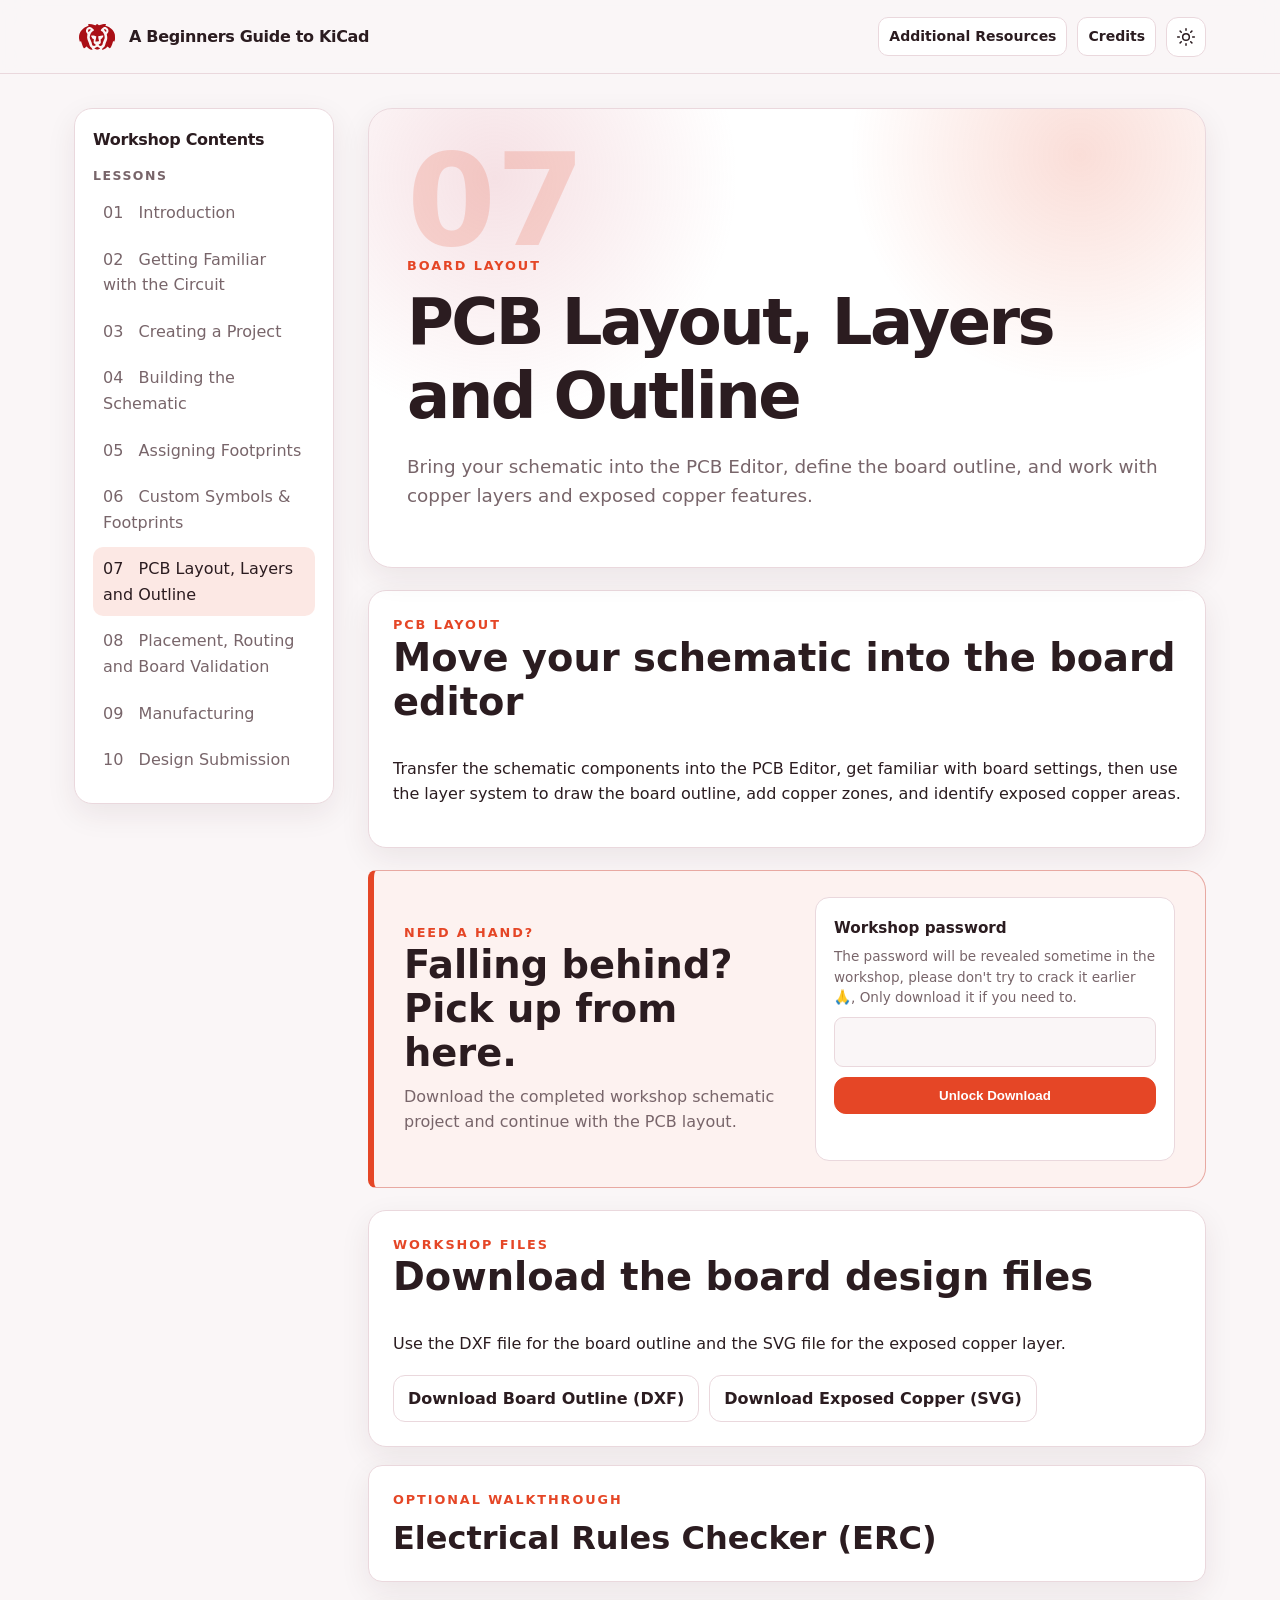
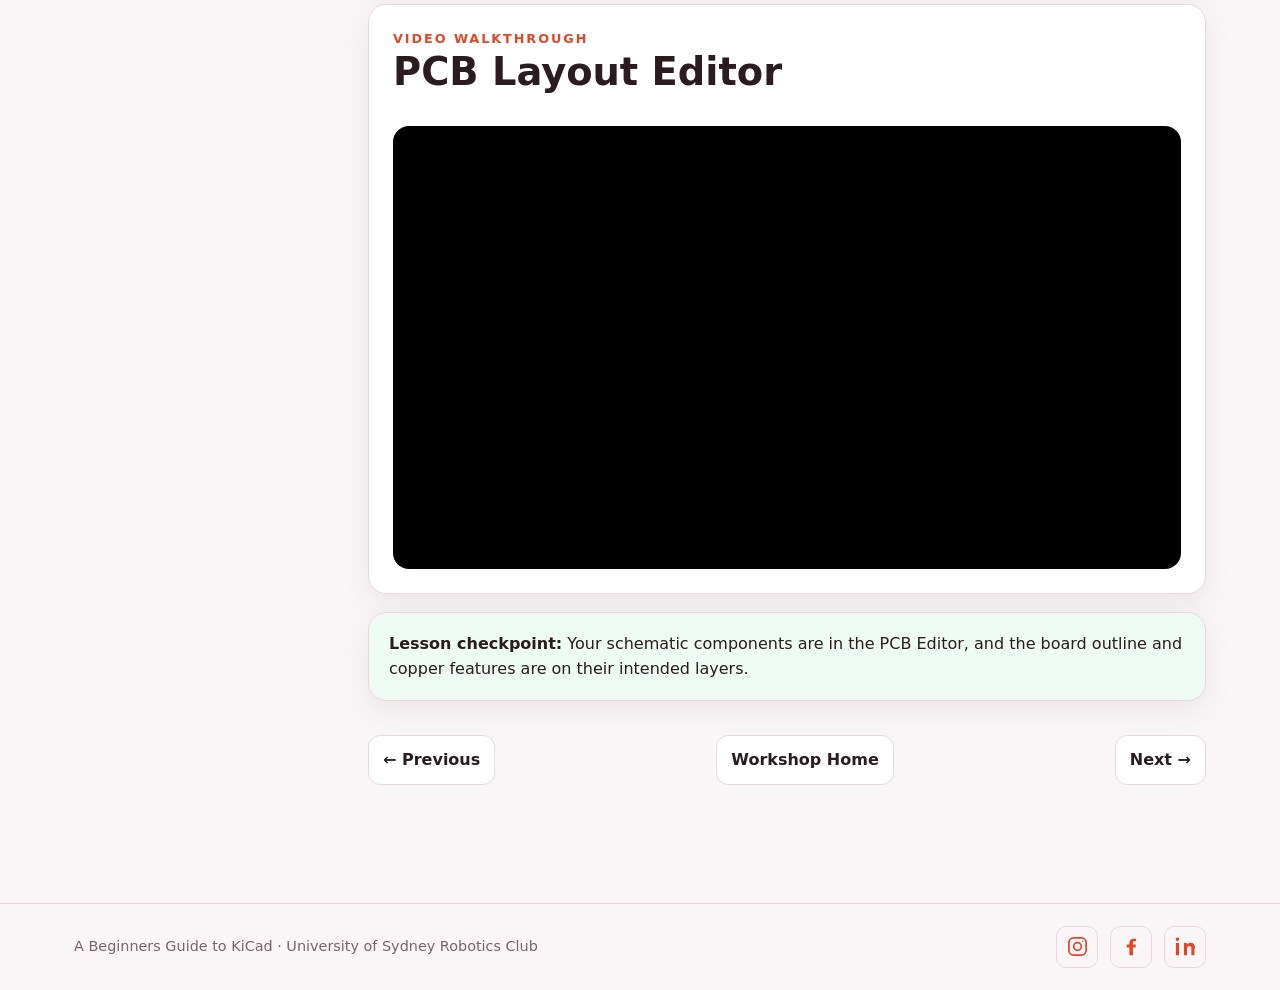
<file: pages/08-board-outline-layers-routing.html>
<!DOCTYPE html>
<html lang="en">
<head>
  <meta charset="UTF-8">
  <meta http-equiv="refresh" content="0; url=07-pcb-layout.html">
  <meta name="viewport" content="width=device-width, initial-scale=1.0">
  <title>KiCad Workshop — PCB Layout, Layers and Outline</title>
  <link rel="canonical" href="07-pcb-layout.html">
</head>
<body>
  <p>This lesson has moved to <a href="07-pcb-layout.html">PCB Layout, Layers and Outline</a>.</p>
</body>
</html>
</file>
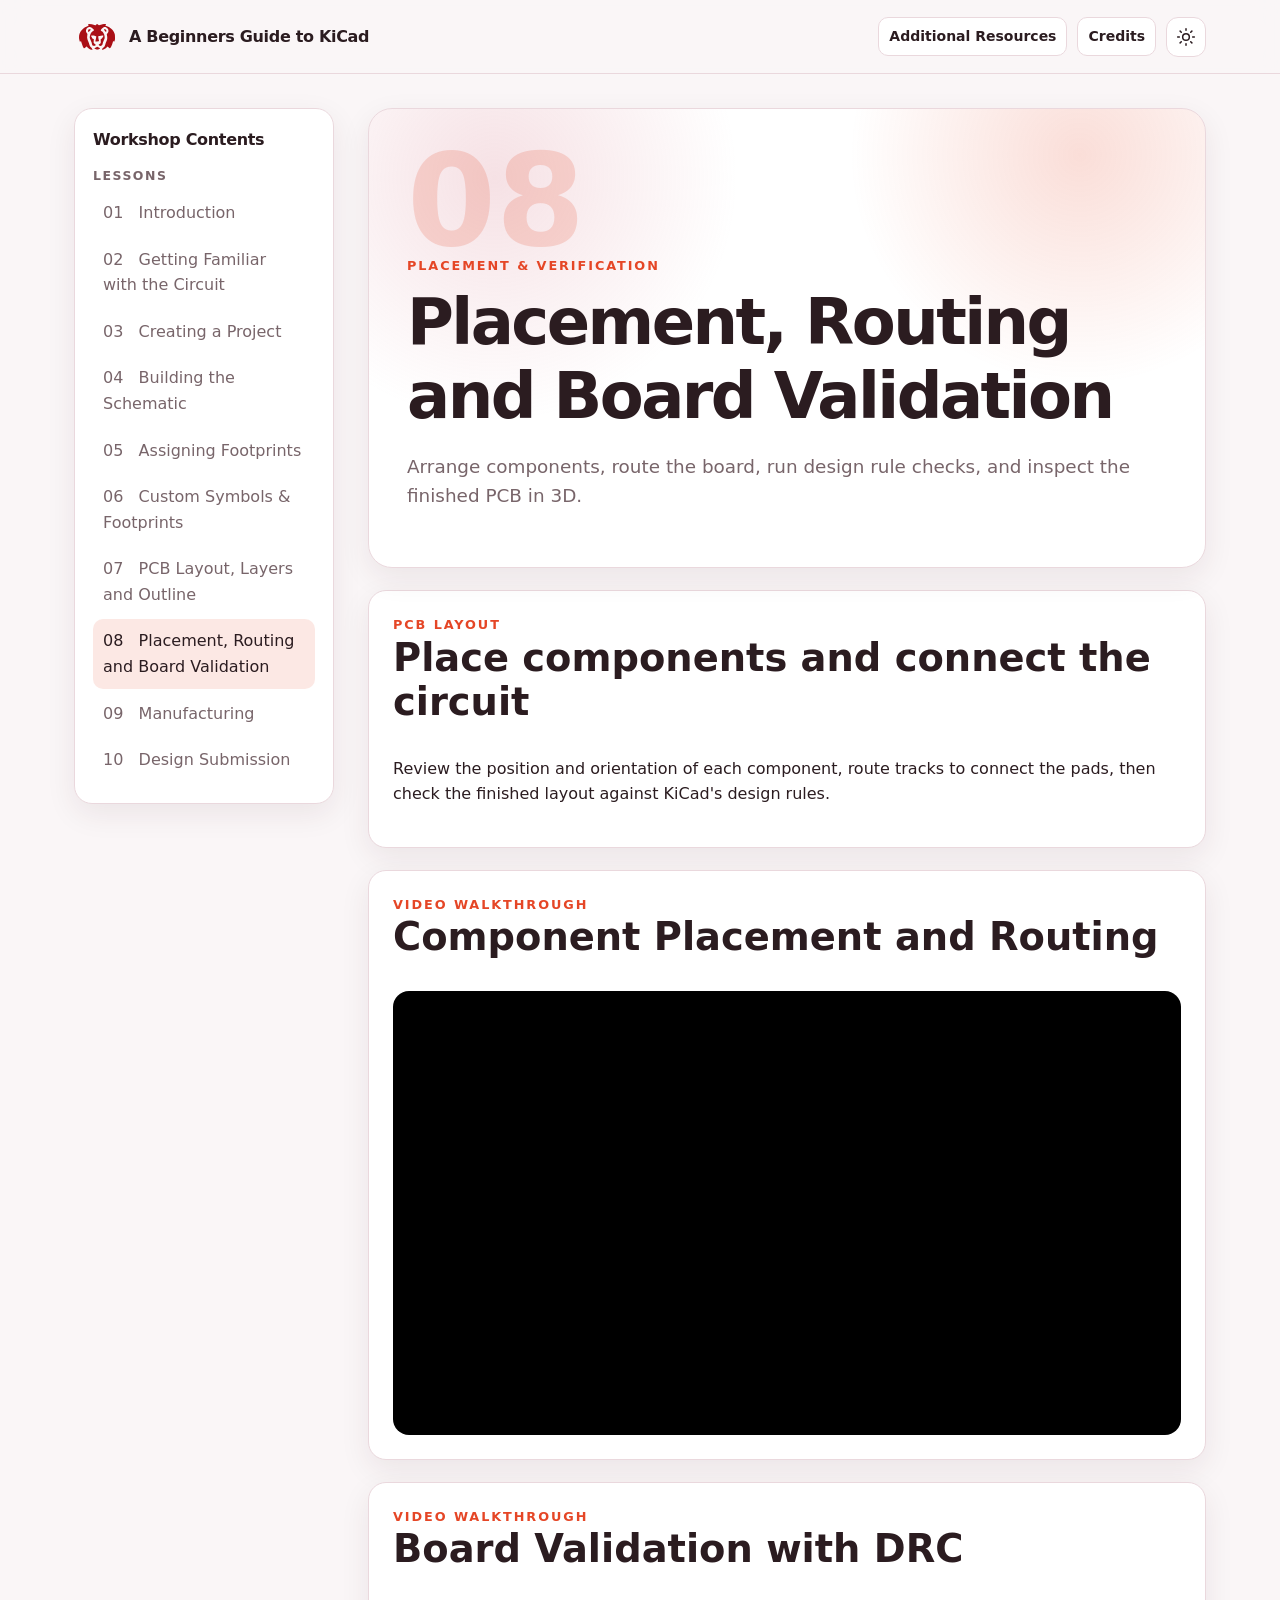
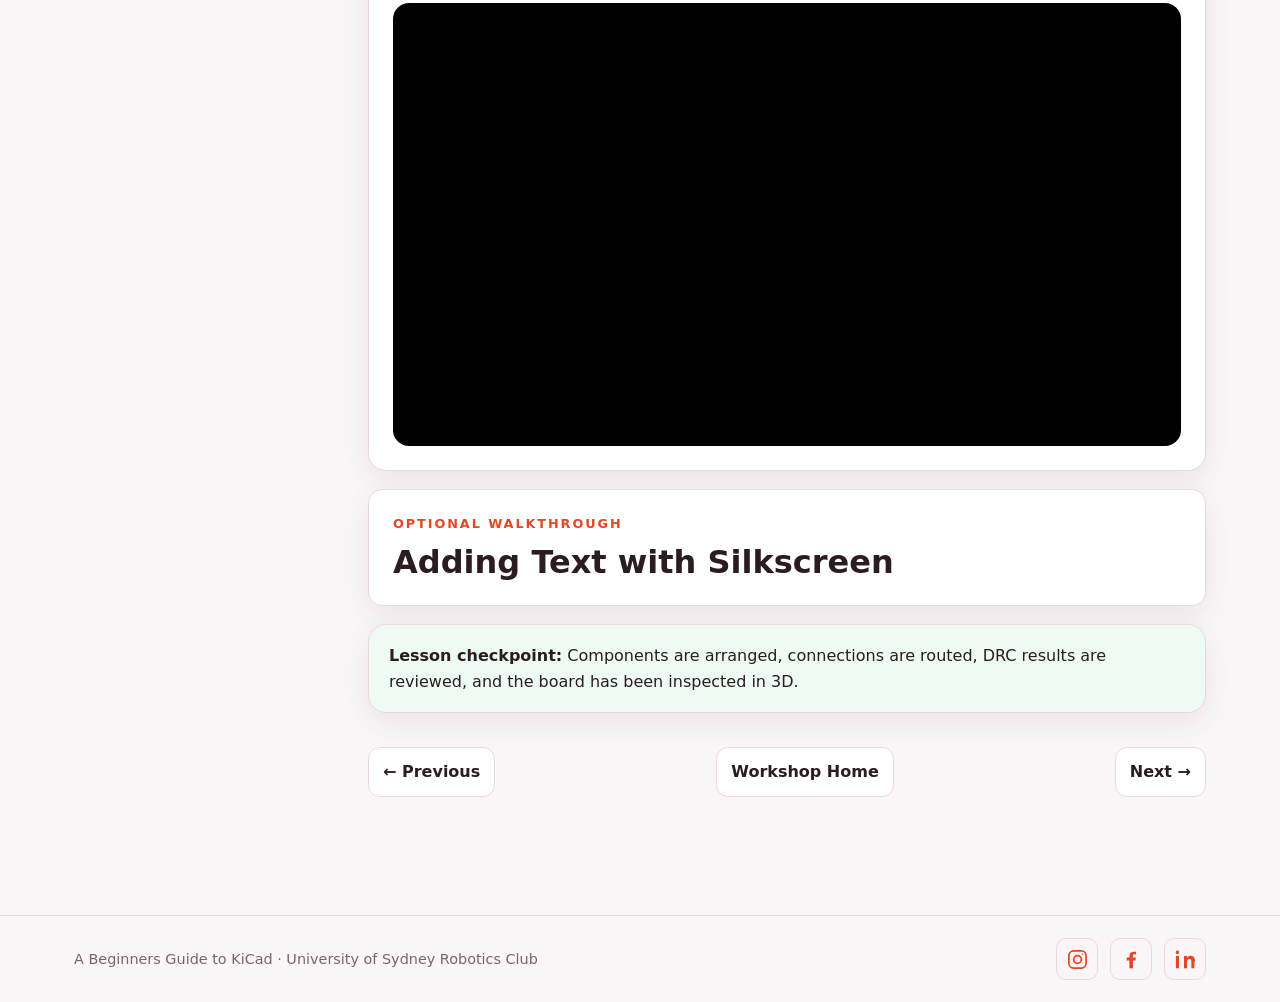
<file: pages/09-component-placement-drc.html>
<!DOCTYPE html>
<html lang="en">
<head>
  <meta charset="UTF-8">
  <meta name="viewport" content="width=device-width, initial-scale=1.0">
  <title>KiCad Workshop — Placement, Routing and Board Validation</title>
  <link rel="stylesheet" href="../styles.css">
</head>
<body>
<div class="site-shell">
  <header class="topbar">
    <div class="topbar-inner">
      <a class="brand" href="../index.html">A Beginners Guide to KiCad</a>
      <div class="top-actions">
        <a class="button" href="../resources.html">Additional Resources</a>
        <a class="button credits-link" href="../credits.html">Credits</a>
        <button class="theme-toggle" data-theme-toggle type="button" aria-label="Switch to dark mode" title="Switch to dark mode" aria-pressed="false">
          <svg class="theme-icon-moon" viewBox="0 0 24 24" aria-hidden="true" hidden><path d="M20.9 13A8.5 8.5 0 0 1 11 3.1 8.5 8.5 0 1 0 20.9 13Z"/></svg>
          <svg class="theme-icon-sun" viewBox="0 0 24 24" aria-hidden="true"><circle cx="12" cy="12" r="4"/><path d="M12 2v2m0 16v2M4.93 4.93l1.42 1.42m11.3 11.3 1.42 1.42M2 12h2m16 0h2M4.93 19.07l1.42-1.42m11.3-11.3 1.42-1.42"/></svg>
        </button>
      </div>
    </div>
  </header>

  <div class="layout">
    
<aside class="sidebar">
  <a class="brand" href="../index.html" style="display:block;margin-bottom:10px;">Workshop Contents</a>
  <h3>Lessons</h3>
  <a class="nav-link" href="01-introduction.html">01 &nbsp; Introduction</a>
<a class="nav-link" href="02-circuit.html">02 &nbsp; Getting Familiar with the Circuit</a>
<a class="nav-link" href="03-create-project.html">03 &nbsp; Creating a Project</a>
<a class="nav-link" href="04-schematic.html">04 &nbsp; Building the Schematic</a>
<a class="nav-link" href="05-symbols.html">05 &nbsp; Assigning Footprints</a>
<a class="nav-link" href="06-footprints.html">06 &nbsp; Custom Symbols &amp; Footprints</a>
<a class="nav-link" href="07-pcb-layout.html">07 &nbsp; PCB Layout, Layers and Outline</a>
<a class="nav-link active" href="09-component-placement-drc.html">08 &nbsp; Placement, Routing and Board Validation</a>
<a class="nav-link" href="11-manufacturing.html">09 &nbsp; Manufacturing</a>
<a class="nav-link" href="12-submissions.html">10 &nbsp; Design Submission</a>
</aside>

    <main class="content">
      <section class="hero">
        <div class="lesson-number">08</div>
        <div class="eyebrow">Placement &amp; Verification</div>
        <h1>Placement, Routing and Board Validation</h1>
        <p class="lead">Arrange components, route the board, run design rule checks, and inspect the finished PCB in 3D.</p>
      </section>

      <section class="card">
        <div class="eyebrow">PCB Layout</div>
        <h2>Place components and connect the circuit</h2>
        <p>Review the position and orientation of each component, route tracks to connect the pads, then check the finished layout against KiCad's design rules.</p>
      </section>

      <section class="embed-card">
        <div class="eyebrow">Video Walkthrough</div>
        <h2>Component Placement and Routing</h2>
        <div class="video-wrapper">
          <iframe src="https://www.youtube.com/embed/2_dDWBQT3nQ" title="Video walkthrough: component placement and PCB routing" loading="lazy" allowfullscreen></iframe>
        </div>
      </section>

      <section class="embed-card">
        <div class="eyebrow">Video Walkthrough</div>
        <h2>Board Validation with DRC</h2>
        <div class="video-wrapper">
          <iframe src="https://www.youtube.com/embed/G10CsZm7c6o" title="Video walkthrough: PCB validation with DRC" loading="lazy" allowfullscreen></iframe>
        </div>
      </section>

      <details class="details card collapsible-card">
        <summary>
          <span class="eyebrow">Optional Walkthrough</span>
          <span class="collapsible-title">Adding Text with Silkscreen</span>
        </summary>
        <div class="collapsible-content">
          <p>Learn how to add text to your PCB using KiCad's silkscreen layers. This walkthrough is optional.</p>
          <div class="video-wrapper">
            <iframe src="https://www.youtube.com/embed/enPftfYUGEE" title="Optional video walkthrough: adding text to a PCB with silkscreen" loading="lazy" allowfullscreen></iframe>
          </div>
        </div>
      </details>

<section class="checkpoint">
  <strong>Lesson checkpoint:</strong> Components are arranged, connections are routed, DRC results are reviewed, and the board has been inspected in 3D.
</section>

      <nav class="lesson-footer">
        <a href="07-pcb-layout.html">← Previous</a>
        <a href="../index.html">Workshop Home</a>
        <a href="11-manufacturing.html">Next →</a>
      </nav>
    </main>
  </div>
<footer class="site-footer">
  <div class="site-footer-inner">
    <span>A Beginners Guide to KiCad · University of Sydney Robotics Club</span>
    <nav class="footer-socials" aria-label="USRC social links">
      <a href="https://www.instagram.com/usydrobotics/" target="_blank" rel="noopener noreferrer" aria-label="USRC on Instagram"><svg viewBox="0 0 24 24" aria-hidden="true"><rect x="3" y="3" width="18" height="18" rx="5"/><circle cx="12" cy="12" r="4"/><circle class="social-icon-dot" cx="17.5" cy="6.5" r=".8"/></svg></a>
      <a href="https://www.facebook.com/usydroboticsclub" target="_blank" rel="noopener noreferrer" aria-label="USRC on Facebook"><svg viewBox="0 0 24 24" aria-hidden="true"><path class="social-icon-fill" d="M13.5 21v-8h2.7l.4-3h-3.1V8.1c0-.9.3-1.5 1.6-1.5h1.7V3.9c-.3 0-1.4-.1-2.6-.1-2.6 0-4.4 1.6-4.4 4.5V10H7v3h2.8v8h3.7Z"/></svg></a>
      <a href="https://www.linkedin.com/company/usyd-robotics-club/posts/?feedView=all" target="_blank" rel="noopener noreferrer" aria-label="USRC on LinkedIn"><svg viewBox="0 0 24 24" aria-hidden="true"><path class="social-icon-fill" d="M5.2 8.4H2V21h3.2V8.4ZM3.6 2.5a1.9 1.9 0 1 0 0 3.8 1.9 1.9 0 0 0 0-3.8ZM22 13.8c0-3.8-2-5.6-4.7-5.6-2.2 0-3.2 1.2-3.8 2.1V8.4h-3.1V21h3.2v-6.2c0-1.6.3-3.2 2.4-3.2 2.1 0 2.1 1.9 2.1 3.3V21h3.2v-7.2Z"/></svg></a>
    </nav>
  </div>
</footer>
</div>
<script src="../script.js"></script>
</body>
</html>
</file>
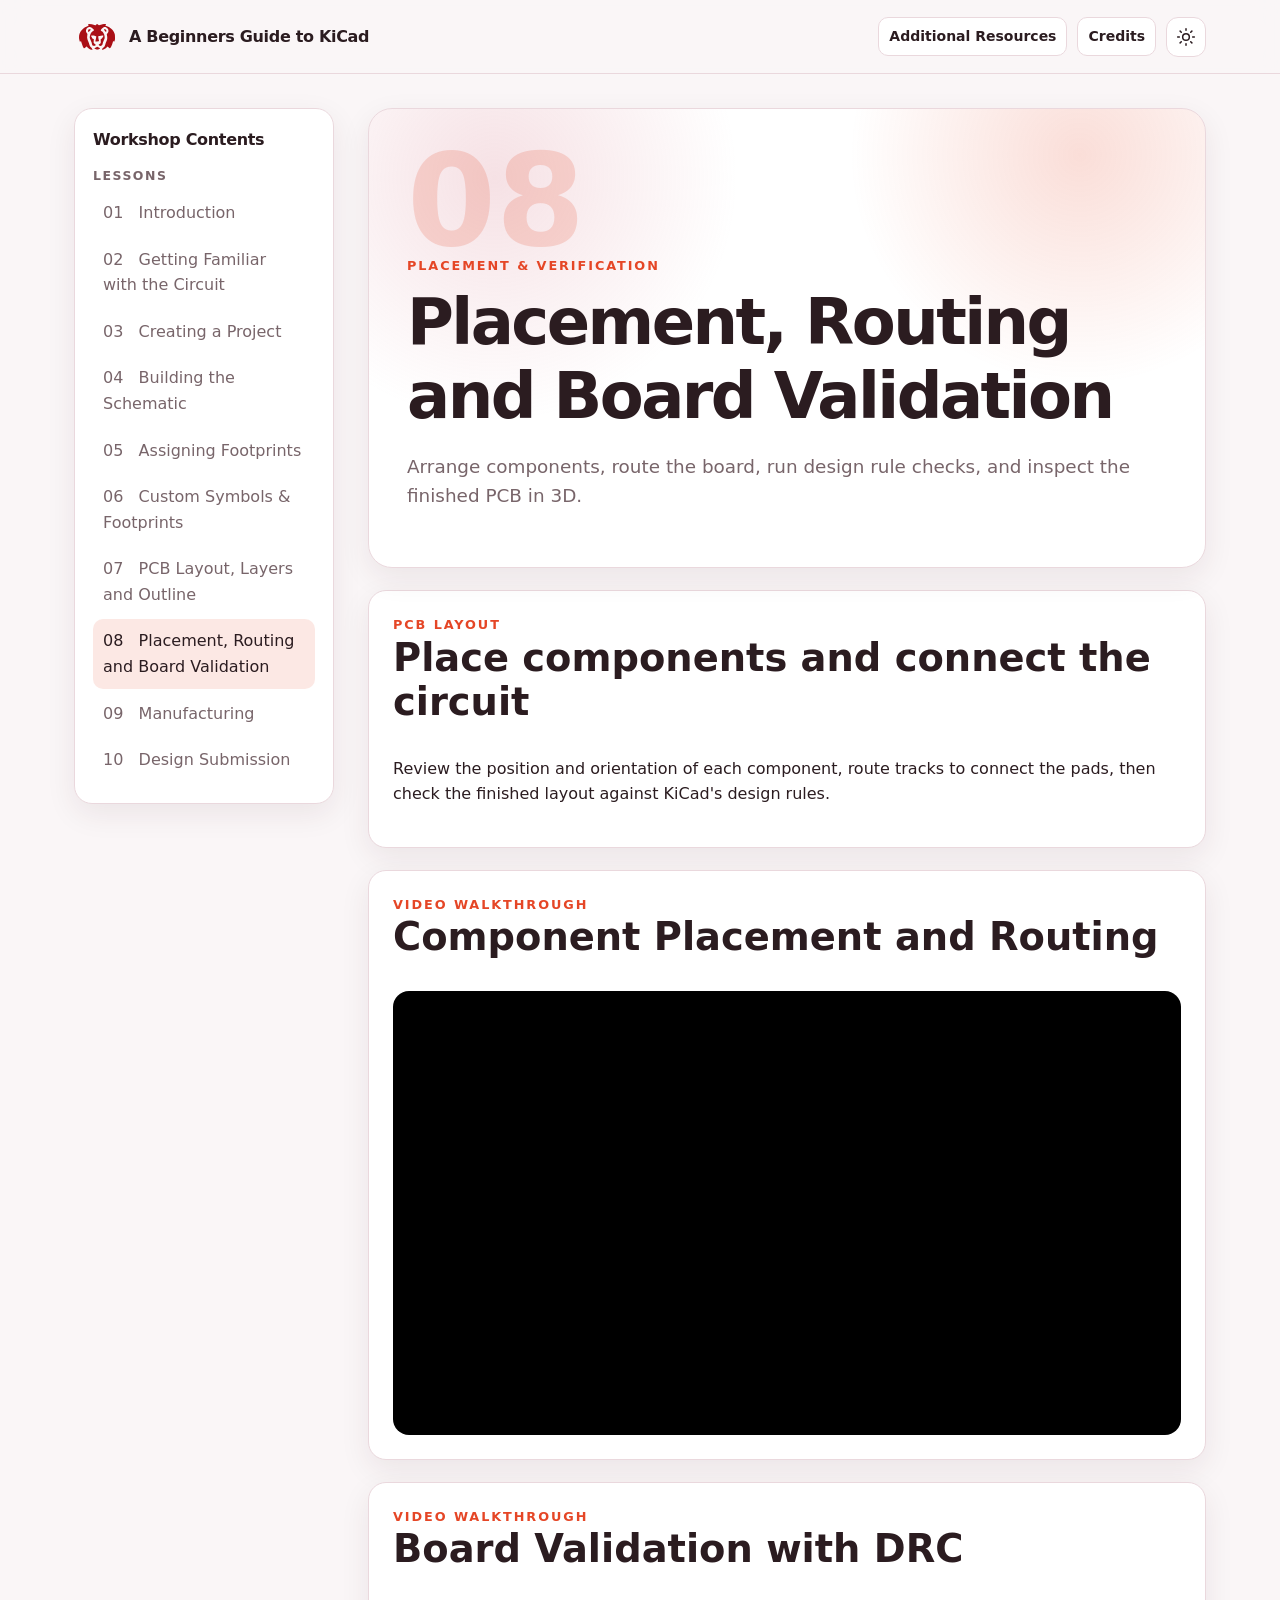
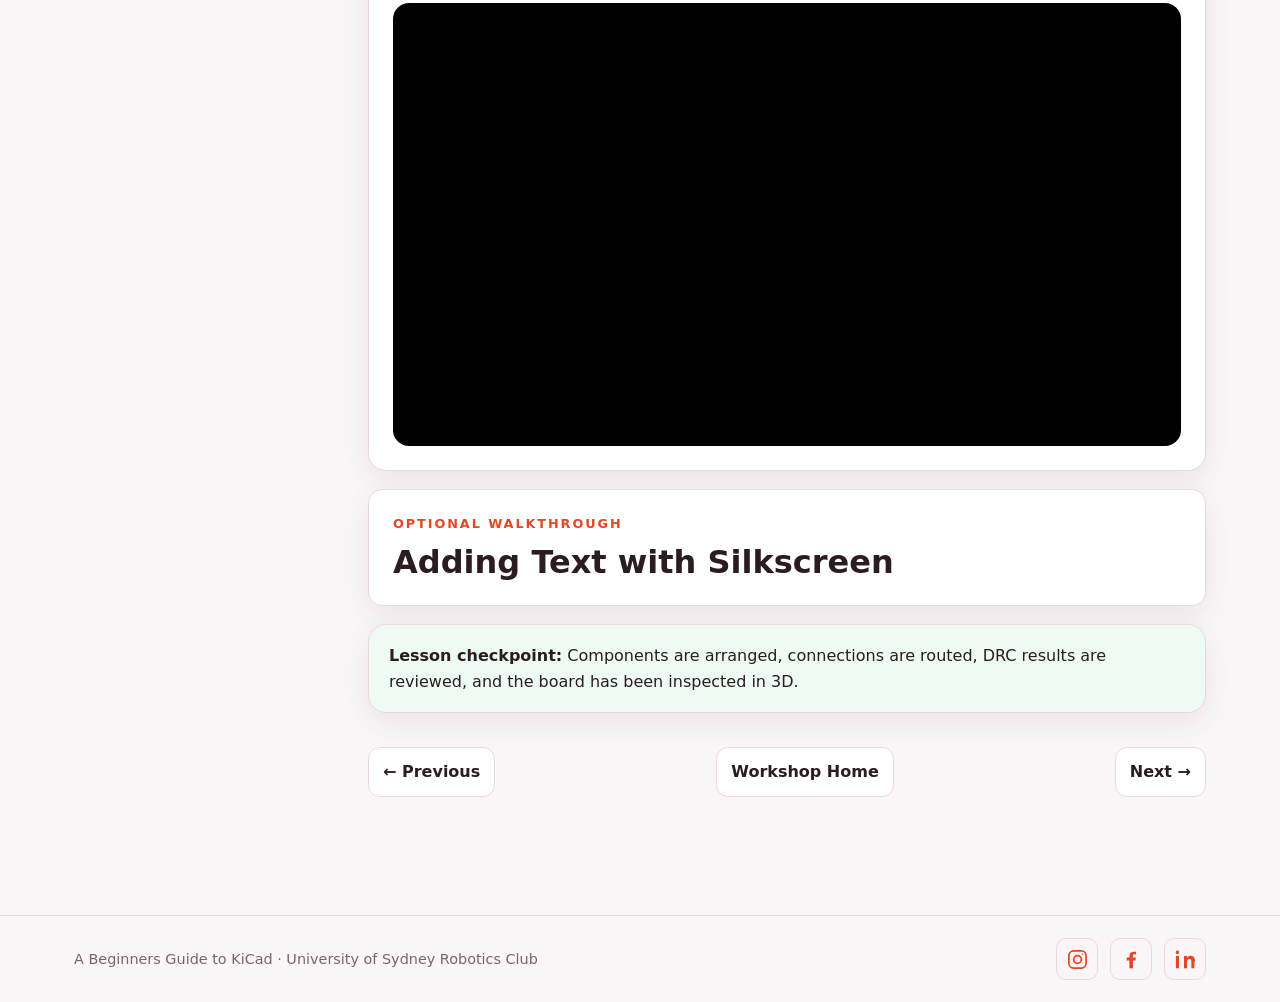
<file: pages/10-3d-viewer.html>
<!DOCTYPE html>
<html lang="en">
<head>
  <meta charset="UTF-8">
  <meta http-equiv="refresh" content="0; url=09-component-placement-drc.html">
  <meta name="viewport" content="width=device-width, initial-scale=1.0">
  <title>KiCad Workshop — Placement, Routing and Board Validation</title>
  <link rel="canonical" href="09-component-placement-drc.html">
</head>
<body>
  <p>This lesson has moved to <a href="09-component-placement-drc.html">Placement, Routing and Board Validation</a>.</p>
</body>
</html>
</file>
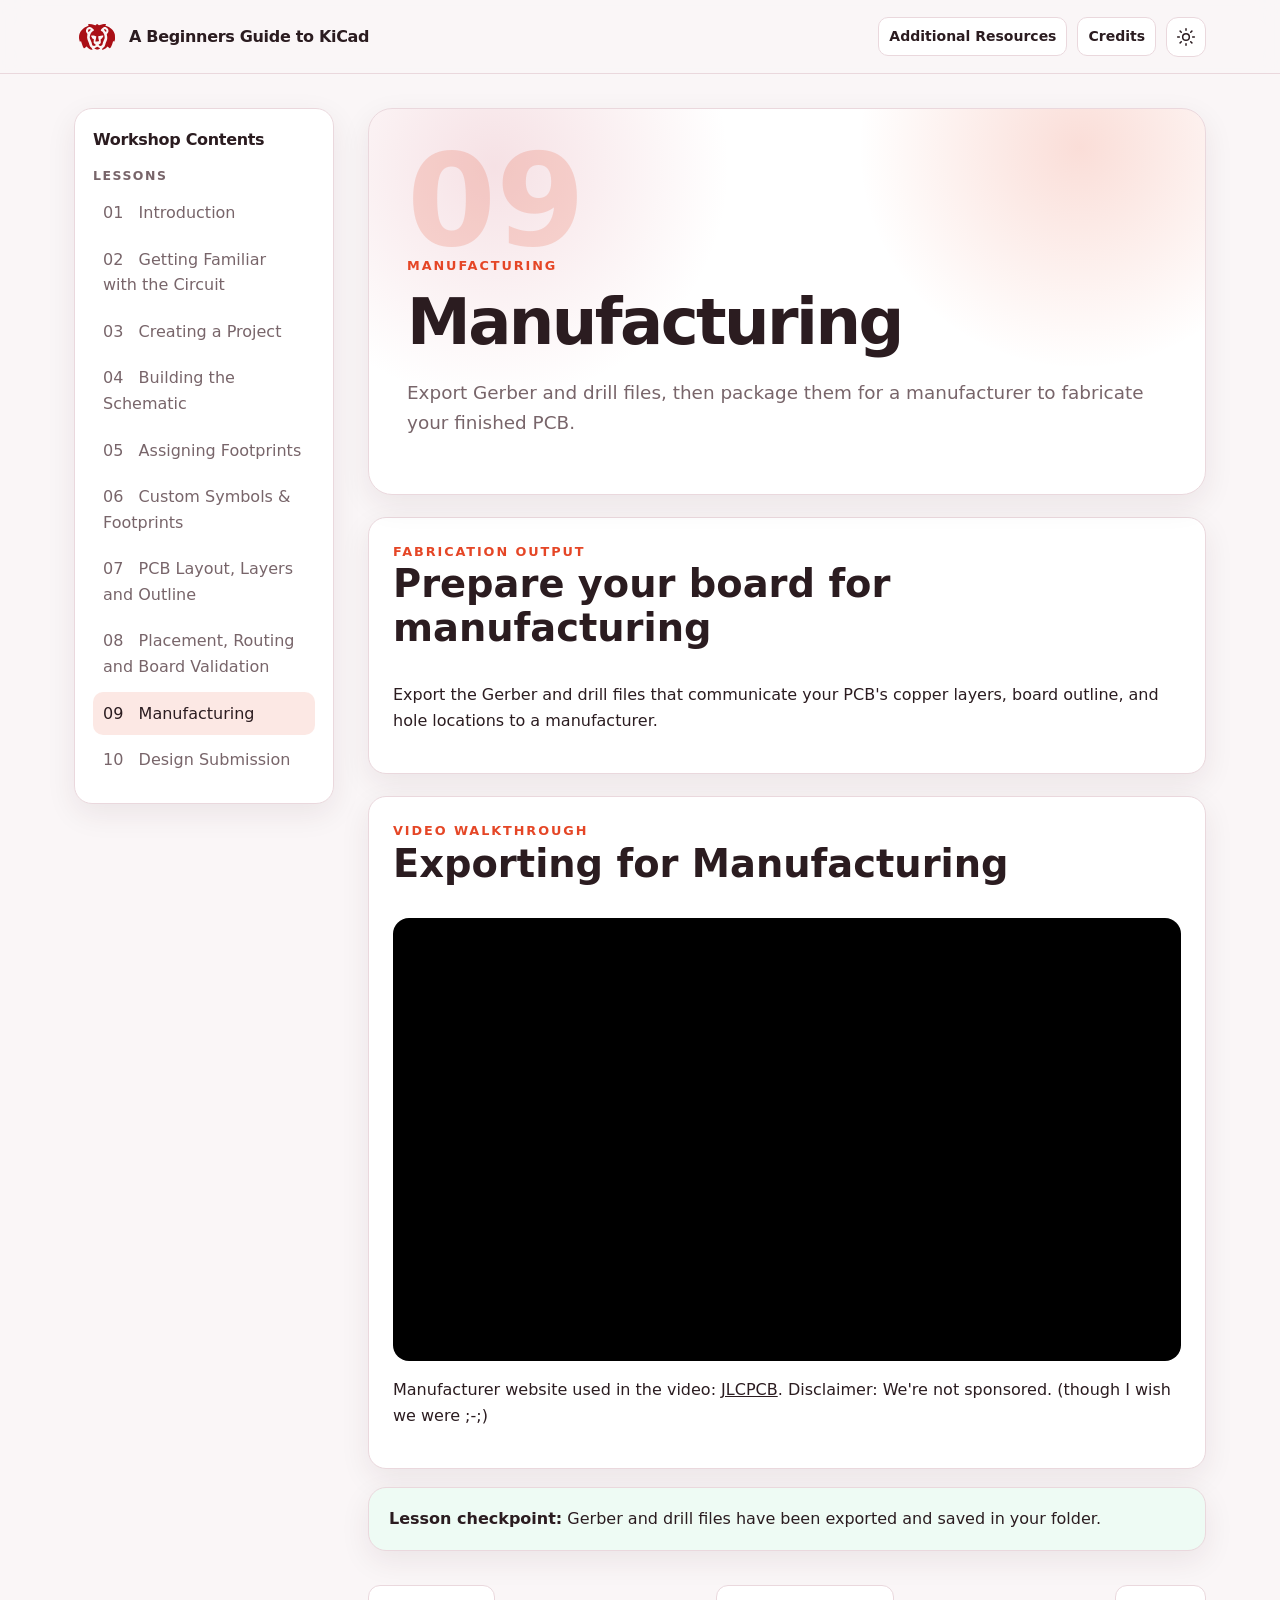
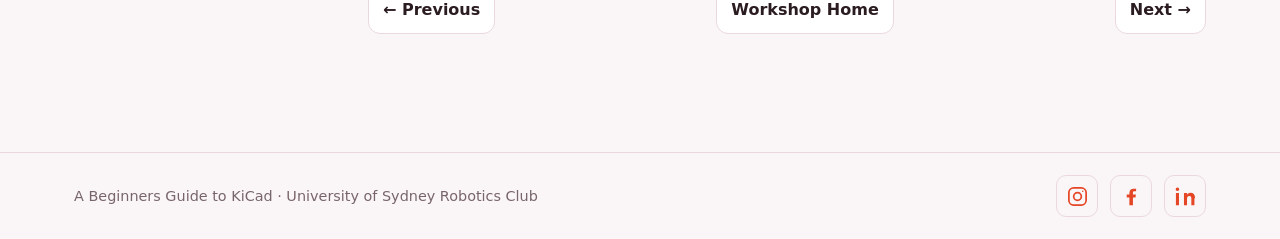
<file: pages/11-manufacturing.html>
<!DOCTYPE html>
<html lang="en">
<head>
  <meta charset="UTF-8">
  <meta name="viewport" content="width=device-width, initial-scale=1.0">
  <title>KiCad Workshop — Manufacturing</title>
  <link rel="stylesheet" href="../styles.css">
</head>
<body>
<div class="site-shell">
  <header class="topbar">
    <div class="topbar-inner">
      <a class="brand" href="../index.html">A Beginners Guide to KiCad</a>
      <div class="top-actions">
        <a class="button" href="../resources.html">Additional Resources</a>
        <a class="button credits-link" href="../credits.html">Credits</a>
        <button class="theme-toggle" data-theme-toggle type="button" aria-label="Switch to dark mode" title="Switch to dark mode" aria-pressed="false">
          <svg class="theme-icon-moon" viewBox="0 0 24 24" aria-hidden="true" hidden><path d="M20.9 13A8.5 8.5 0 0 1 11 3.1 8.5 8.5 0 1 0 20.9 13Z"/></svg>
          <svg class="theme-icon-sun" viewBox="0 0 24 24" aria-hidden="true"><circle cx="12" cy="12" r="4"/><path d="M12 2v2m0 16v2M4.93 4.93l1.42 1.42m11.3 11.3 1.42 1.42M2 12h2m16 0h2M4.93 19.07l1.42-1.42m11.3-11.3 1.42-1.42"/></svg>
        </button>
      </div>
    </div>
  </header>

  <div class="layout">
    <aside class="sidebar">
      <a class="brand" href="../index.html" style="display:block;margin-bottom:10px;">Workshop Contents</a>
      <h3>Lessons</h3>
      <a class="nav-link" href="01-introduction.html">01 &nbsp; Introduction</a>
      <a class="nav-link" href="02-circuit.html">02 &nbsp; Getting Familiar with the Circuit</a>
      <a class="nav-link" href="03-create-project.html">03 &nbsp; Creating a Project</a>
      <a class="nav-link" href="04-schematic.html">04 &nbsp; Building the Schematic</a>
      <a class="nav-link" href="05-symbols.html">05 &nbsp; Assigning Footprints</a>
      <a class="nav-link" href="06-footprints.html">06 &nbsp; Custom Symbols &amp; Footprints</a>
      <a class="nav-link" href="07-pcb-layout.html">07 &nbsp; PCB Layout, Layers and Outline</a>
      <a class="nav-link" href="09-component-placement-drc.html">08 &nbsp; Placement, Routing and Board Validation</a>
      <a class="nav-link active" href="11-manufacturing.html">09 &nbsp; Manufacturing</a>
      <a class="nav-link" href="12-submissions.html">10 &nbsp; Design Submission</a>
    </aside>

    <main class="content">
      <section class="hero">
        <div class="lesson-number">09</div>
        <div class="eyebrow">Manufacturing</div>
        <h1>Manufacturing</h1>
        <p class="lead">Export Gerber and drill files, then package them for a manufacturer to fabricate your finished PCB.</p>
      </section>

      <section class="card">
        <div class="eyebrow">Fabrication Output</div>
        <h2>Prepare your board for manufacturing</h2>
        <p>Export the Gerber and drill files that communicate your PCB's copper layers, board outline, and hole locations to a manufacturer.</p>
      </section>

      <section class="embed-card">
        <div class="eyebrow">Video Walkthrough</div>
        <h2>Exporting for Manufacturing</h2>
        <div class="video-wrapper">
          <iframe src="https://www.youtube.com/embed/GEH6Iwc3xv0" title="Video walkthrough: exporting PCB files for manufacturing" loading="lazy" allowfullscreen></iframe>
        </div>
        <p>Manufacturer website used in the video: <a href="https://jlcpcb.com/" target="_blank" rel="noopener noreferrer">JLCPCB</a>. Disclaimer: We're not sponsored. (though I wish we were ;-;)</p>
      </section>

      <section class="checkpoint">
        <strong>Lesson checkpoint:</strong> Gerber and drill files have been exported and saved in your folder.
      </section>

      <nav class="lesson-footer">
        <a href="09-component-placement-drc.html">← Previous</a>
        <a href="../index.html">Workshop Home</a>
        <a href="12-submissions.html">Next →</a>
      </nav>
    </main>
  </div>
  <footer class="site-footer">
    <div class="site-footer-inner">
      <span>A Beginners Guide to KiCad · University of Sydney Robotics Club</span>
      <nav class="footer-socials" aria-label="USRC social links">
        <a href="https://www.instagram.com/usydrobotics/" target="_blank" rel="noopener noreferrer" aria-label="USRC on Instagram"><svg viewBox="0 0 24 24" aria-hidden="true"><rect x="3" y="3" width="18" height="18" rx="5"/><circle cx="12" cy="12" r="4"/><circle class="social-icon-dot" cx="17.5" cy="6.5" r=".8"/></svg></a>
        <a href="https://www.facebook.com/usydroboticsclub" target="_blank" rel="noopener noreferrer" aria-label="USRC on Facebook"><svg viewBox="0 0 24 24" aria-hidden="true"><path class="social-icon-fill" d="M13.5 21v-8h2.7l.4-3h-3.1V8.1c0-.9.3-1.5 1.6-1.5h1.7V3.9c-.3 0-1.4-.1-2.6-.1-2.6 0-4.4 1.6-4.4 4.5V10H7v3h2.8v8h3.7Z"/></svg></a>
        <a href="https://www.linkedin.com/company/usyd-robotics-club/posts/?feedView=all" target="_blank" rel="noopener noreferrer" aria-label="USRC on LinkedIn"><svg viewBox="0 0 24 24" aria-hidden="true"><path class="social-icon-fill" d="M5.2 8.4H2V21h3.2V8.4ZM3.6 2.5a1.9 1.9 0 1 0 0 3.8 1.9 1.9 0 0 0 0-3.8ZM22 13.8c0-3.8-2-5.6-4.7-5.6-2.2 0-3.2 1.2-3.8 2.1V8.4h-3.1V21h3.2v-6.2c0-1.6.3-3.2 2.4-3.2 2.1 0 2.1 1.9 2.1 3.3V21h3.2v-7.2Z"/></svg></a>
      </nav>
    </div>
  </footer>
</div>
<script src="../script.js"></script>
</body>
</html>
</file>
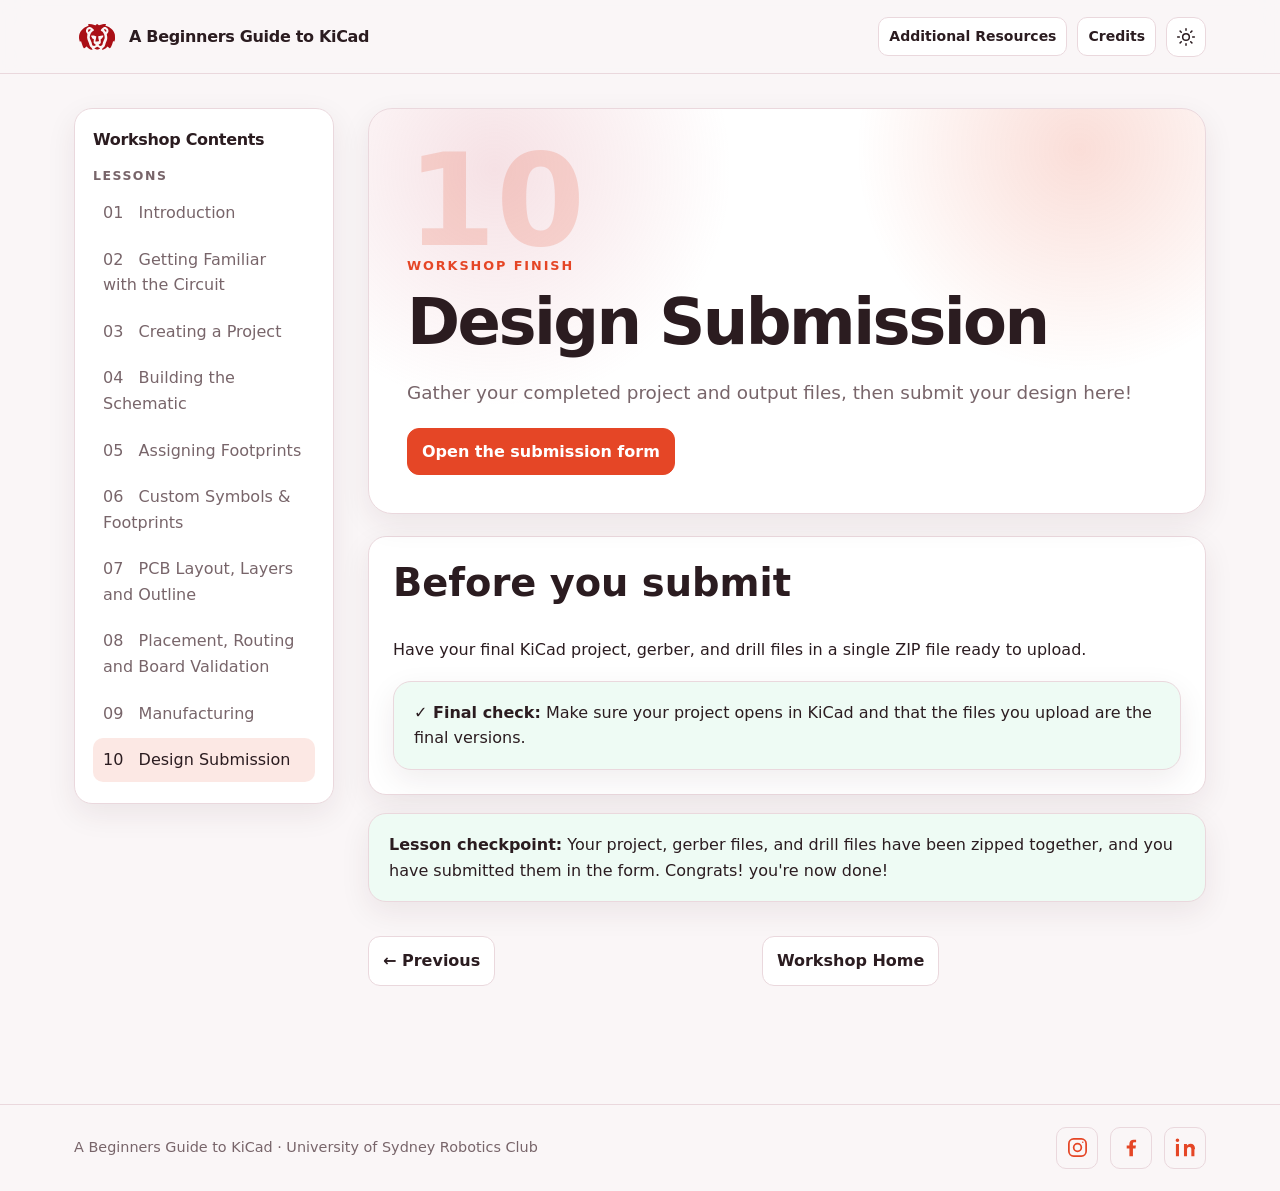
<file: pages/12-submissions.html>
<!DOCTYPE html>
<html lang="en">
<head>
  <meta charset="UTF-8">
  <meta name="viewport" content="width=device-width, initial-scale=1.0">
  <title>KiCad Workshop — Design Submission</title>
  <link rel="stylesheet" href="../styles.css">
</head>
<body>
<div class="site-shell">
  <header class="topbar">
    <div class="topbar-inner">
      <a class="brand" href="../index.html">A Beginners Guide to KiCad</a>
      <div class="top-actions">
        <a class="button" href="../resources.html">Additional Resources</a>
        <a class="button credits-link" href="../credits.html">Credits</a>
        <button class="theme-toggle" data-theme-toggle type="button" aria-label="Switch to dark mode" title="Switch to dark mode" aria-pressed="false">
          <svg class="theme-icon-moon" viewBox="0 0 24 24" aria-hidden="true" hidden><path d="M20.9 13A8.5 8.5 0 0 1 11 3.1 8.5 8.5 0 1 0 20.9 13Z"/></svg>
          <svg class="theme-icon-sun" viewBox="0 0 24 24" aria-hidden="true"><circle cx="12" cy="12" r="4"/><path d="M12 2v2m0 16v2M4.93 4.93l1.42 1.42m11.3 11.3 1.42 1.42M2 12h2m16 0h2M4.93 19.07l1.42-1.42m11.3-11.3 1.42-1.42"/></svg>
        </button>
      </div>
    </div>
  </header>

  <div class="layout">
    <aside class="sidebar">
      <a class="brand" href="../index.html" style="display:block;margin-bottom:10px;">Workshop Contents</a>
      <h3>Lessons</h3>
      <a class="nav-link" href="01-introduction.html">01 &nbsp; Introduction</a>
      <a class="nav-link" href="02-circuit.html">02 &nbsp; Getting Familiar with the Circuit</a>
      <a class="nav-link" href="03-create-project.html">03 &nbsp; Creating a Project</a>
      <a class="nav-link" href="04-schematic.html">04 &nbsp; Building the Schematic</a>
<a class="nav-link" href="05-symbols.html">05 &nbsp; Assigning Footprints</a>
      <a class="nav-link" href="06-footprints.html">06 &nbsp; Custom Symbols &amp; Footprints</a>
      <a class="nav-link" href="07-pcb-layout.html">07 &nbsp; PCB Layout, Layers and Outline</a>
      <a class="nav-link" href="09-component-placement-drc.html">08 &nbsp; Placement, Routing and Board Validation</a>
      <a class="nav-link" href="11-manufacturing.html">09 &nbsp; Manufacturing</a>
      <a class="nav-link active" href="12-submissions.html">10 &nbsp; Design Submission</a>
    </aside>

    <main class="content">
      <section class="hero">
        <div class="lesson-number">10</div>
        <div class="eyebrow">Workshop Finish</div>
        <h1>Design Submission</h1>
        <p class="lead">Gather your completed project and output files, then submit your design here!</p>
        <div class="top-actions" style="margin-top:20px;">
          <a class="button primary" href="https://docs.google.com/forms/d/13N_JsKLfOj72JFo8v140fOQKSJ3NQaP7qsVVCA8w3mY/viewform" target="_blank" rel="noopener noreferrer">Open the submission form</a>
        </div>
      </section>

      <section class="card">
        <h2>Before you submit</h2>
        <p>Have your final KiCad project, gerber, and drill files in a single ZIP file ready to upload. </p>
        <div class="checkpoint"><strong>✓ Final check:</strong> Make sure your project opens in KiCad and that the files you upload are the final versions.</div>
      </section>

      <section class="checkpoint">
        <strong>Lesson checkpoint:</strong> Your project, gerber files, and drill files have been zipped together, and you have submitted them in the form. Congrats! you're now done!
      </section>

      <nav class="lesson-footer">
        <a href="11-manufacturing.html">← Previous</a>
        <a href="../index.html">Workshop Home</a>
        <span></span>
      </nav>
    </main>
  </div>
<footer class="site-footer">
  <div class="site-footer-inner">
    <span>A Beginners Guide to KiCad · University of Sydney Robotics Club</span>
    <nav class="footer-socials" aria-label="USRC social links">
      <a href="https://www.instagram.com/usydrobotics/" target="_blank" rel="noopener noreferrer" aria-label="USRC on Instagram"><svg viewBox="0 0 24 24" aria-hidden="true"><rect x="3" y="3" width="18" height="18" rx="5"/><circle cx="12" cy="12" r="4"/><circle class="social-icon-dot" cx="17.5" cy="6.5" r=".8"/></svg></a>
      <a href="https://www.facebook.com/usydroboticsclub" target="_blank" rel="noopener noreferrer" aria-label="USRC on Facebook"><svg viewBox="0 0 24 24" aria-hidden="true"><path class="social-icon-fill" d="M13.5 21v-8h2.7l.4-3h-3.1V8.1c0-.9.3-1.5 1.6-1.5h1.7V3.9c-.3 0-1.4-.1-2.6-.1-2.6 0-4.4 1.6-4.4 4.5V10H7v3h2.8v8h3.7Z"/></svg></a>
      <a href="https://www.linkedin.com/company/usyd-robotics-club/posts/?feedView=all" target="_blank" rel="noopener noreferrer" aria-label="USRC on LinkedIn"><svg viewBox="0 0 24 24" aria-hidden="true"><path class="social-icon-fill" d="M5.2 8.4H2V21h3.2V8.4ZM3.6 2.5a1.9 1.9 0 1 0 0 3.8 1.9 1.9 0 0 0 0-3.8ZM22 13.8c0-3.8-2-5.6-4.7-5.6-2.2 0-3.2 1.2-3.8 2.1V8.4h-3.1V21h3.2v-6.2c0-1.6.3-3.2 2.4-3.2 2.1 0 2.1 1.9 2.1 3.3V21h3.2v-7.2Z"/></svg></a>
    </nav>
  </div>
</footer>
</div>
<script src="../script.js"></script>
</body>
</html>
</file>
<file: styles.css>
:root {
  --bg: #faf6f7;
  --panel: #ffffff;
  --text: #2b1c20;
  --muted: #78656a;
  --accent: #e54626;
  --accent-2: #d98291;
  --border: #ead8dd;
  --tip: #fcf0f2;
  --warn: #fff7e8;
  --success: #eefbf4;
  --shadow: 0 10px 30px rgba(64, 25, 37, .08);
}

body.dark {
  --bg: #171115;
  --panel: #241a1f;
  --text: #f7eff1;
  --muted: #c1adb3;
  --accent: #ff8065;
  --accent-2: #d99ca8;
  --border: #49323a;
  --tip: #342129;
  --warn: #3a2b12;
  --success: #153425;
  --shadow: 0 10px 30px rgba(0,0,0,.28);
}

* { box-sizing: border-box; }
html { scroll-behavior: smooth; }
body {
  margin: 0;
  font-family: Inter, ui-sans-serif, system-ui, -apple-system, BlinkMacSystemFont, "Segoe UI", sans-serif;
  background: var(--bg);
  color: var(--text);
  line-height: 1.6;
}

a { color: inherit; }
img { max-width: 100%; display: block; }

.site-shell {
  min-height: 100vh;
}

.topbar {
  position: sticky;
  top: 0;
  z-index: 20;
  backdrop-filter: blur(14px);
  background: color-mix(in srgb, var(--bg) 86%, transparent);
  border-bottom: 1px solid var(--border);
}

.topbar-inner {
  max-width: 1180px;
  margin: 0 auto;
  padding: 14px 24px;
  display: flex;
  align-items: center;
  justify-content: space-between;
  gap: 18px;
}

.brand {
  text-decoration: none;
  font-weight: 800;
  letter-spacing: -.02em;
}

.topbar .brand {
  display: flex;
  align-items: center;
  gap: 10px;
}

.topbar .brand::before {
  content: "";
  flex: 0 0 45px;
  width: 45px;
  height: 45px;
  background: url("assets/images/USRCLogo.svg") center / auto 40px no-repeat;
}

.top-actions {
  display: flex;
  gap: 10px;
  align-items: center;
}

.topbar .top-actions > .button {
  padding: 7px 10px;
  font-size: .875rem;
  border-radius: 10px;
}

.topbar .theme-toggle {
  width: 40px;
  height: 40px;
  padding: 0;
  display: grid;
  place-items: center;
}

.theme-toggle svg {
  width: 20px;
  height: 20px;
  fill: none;
  stroke: currentColor;
  stroke-linecap: round;
  stroke-linejoin: round;
  stroke-width: 1.8;
}

.theme-toggle svg[hidden] {
  display: none;
}

.credits-content {
  max-width: 1180px;
  width: 100%;
  margin: 0 auto;
  padding: 54px 24px 70px;
}

.credits-content h1 {
  margin-bottom: 14px;
}

.credits-list {
  display: grid;
  gap: 20px;
  margin-top: 38px;
}

.credits-list dt {
  font-weight: 800;
}

.credits-list dd {
  margin: 4px 0 0;
  color: var(--muted);
}

.site-footer {
  margin-top: 48px;
  border-top: 1px solid var(--border);
}

.site-footer-inner {
  max-width: 1180px;
  margin: 0 auto;
  padding: 22px 24px;
  display: flex;
  justify-content: space-between;
  align-items: center;
  gap: 16px;
  color: var(--muted);
  font-size: .9rem;
}

.footer-socials {
  display: flex;
  align-items: center;
  gap: 12px;
}

.footer-socials a {
  color: var(--accent);
  font-weight: 700;
  display: inline-grid;
  place-items: center;
  width: 42px;
  height: 42px;
  border: 1px solid var(--border);
  border-radius: 10px;
  transition: background-color .15s ease, color .15s ease;
}

.footer-socials a:hover {
  color: var(--panel);
  background: var(--accent);
}

.footer-socials svg {
  width: 23px;
  height: 23px;
  fill: none;
  stroke: currentColor;
  stroke-width: 1.8;
  stroke-linecap: round;
  stroke-linejoin: round;
}

.footer-socials .social-icon-fill,
.footer-socials .social-icon-dot {
  fill: currentColor;
  stroke: none;
}

.button, .theme-toggle {
  border: 1px solid var(--border);
  background: var(--panel);
  color: var(--text);
  border-radius: 12px;
  padding: 10px 14px;
  text-decoration: none;
  cursor: pointer;
  font-weight: 700;
}

.button.primary {
  background: var(--accent);
  color: white;
  border-color: var(--accent);
}

.download-actions .button {
  transition: background-color .15s ease, border-color .15s ease, color .15s ease;
}

.download-actions .button:hover,
.download-actions .button:focus-visible {
  background: var(--accent);
  color: #fff;
  border-color: var(--accent);
}

.layout {
  max-width: 1180px;
  margin: 0 auto;
  padding: 34px 24px 70px;
  display: grid;
  grid-template-columns: 260px minmax(0, 1fr);
  gap: 34px;
}

.sidebar {
  position: sticky;
  top: 82px;
  align-self: start;
  background: var(--panel);
  border: 1px solid var(--border);
  border-radius: 18px;
  padding: 18px;
  box-shadow: var(--shadow);
}

.sidebar h3 {
  font-size: .78rem;
  text-transform: uppercase;
  letter-spacing: .12em;
  color: var(--muted);
  margin: 16px 0 8px;
}

.nav-link {
  display: block;
  padding: 9px 10px;
  margin: 3px 0;
  border-radius: 10px;
  text-decoration: none;
  color: var(--muted);
}

.nav-link:hover, .nav-link.active {
  background: color-mix(in srgb, var(--accent) 12%, transparent);
  color: var(--text);
}

.content {
  min-width: 0;
}

.hero {
  background:
    radial-gradient(circle at 15% 15%, color-mix(in srgb, var(--accent-2) 24%, transparent), transparent 30%),
    radial-gradient(circle at 85% 10%, color-mix(in srgb, var(--accent) 18%, transparent), transparent 28%),
    var(--panel);
  border: 1px solid var(--border);
  border-radius: 24px;
  padding: 38px;
  box-shadow: var(--shadow);
  overflow: hidden;
  position: relative;
}

.homepage-hero > :not(.hero-watermark) {
  position: relative;
  z-index: 1;
}

.homepage-hero::after {
  display: none;
}

.homepage-hero > .eyebrow,
.homepage-hero > h1,
.homepage-hero > .lead {
  max-width: 78%;
}

.hero-watermark {
  position: absolute;
  top: 70%;
  left: 90%;
  width: auto;
  height: 600%;
  max-width: none;
  max-height: none;
  object-fit: contain;
  transform: translate(-50%, -50%);
  opacity: .12;
  pointer-events: none;
}

.eyebrow {
  font-size: .8rem;
  font-weight: 800;
  text-transform: uppercase;
  letter-spacing: .15em;
  color: var(--accent);
}

h1, h2, h3 { line-height: 1.15; }
h1 { font-size: clamp(2.3rem, 5vw, 4.8rem); margin: 10px 0 14px; letter-spacing: -.04em; }
h2 { font-size: clamp(1.6rem, 3vw, 2.4rem); margin-top: 0; }
h3 { margin-bottom: 8px; }

.lead {
  font-size: 1.15rem;
  color: var(--muted);
  max-width: 760px;
}

.lesson-number {
  font-size: clamp(4rem, 10vw, 8rem);
  font-weight: 900;
  line-height: .85;
  color: color-mix(in srgb, var(--accent) 18%, transparent);
}

.card, .step-card, .callout, .embed-card, .checkpoint {
  background: var(--panel);
  border: 1px solid var(--border);
  border-radius: 18px;
  box-shadow: var(--shadow);
}

.card, .embed-card { padding: 24px; margin-top: 22px; }

.step-card {
  padding: 24px;
  margin-top: 22px;
  display: grid;
  grid-template-columns: 72px minmax(0, 1fr);
  gap: 20px;
}

.step-index {
  width: 54px;
  height: 54px;
  display: grid;
  place-items: center;
  border-radius: 16px;
  font-weight: 900;
  background: color-mix(in srgb, var(--accent) 12%, transparent);
  color: var(--accent);
}

.callout, .checkpoint {
  padding: 18px 20px;
  margin-top: 18px;
}

.callout.tip { background: var(--tip); }
.callout.warning { background: var(--warn); }
.checkpoint { background: var(--success); }

.catch-up-panel {
  display: flex;
  align-items: center;
  justify-content: space-between;
  gap: 24px;
  margin-top: 22px;
  padding: 26px 30px;
  border: 1px solid color-mix(in srgb, var(--accent) 32%, var(--border));
  border-left: 6px solid var(--accent);
  border-radius: 8px 20px 20px 8px;
  background: color-mix(in srgb, var(--accent) 7%, var(--panel));
}

.catch-up-copy h2 {
  margin: 0 0 8px;
}

.catch-up-copy p {
  margin: 0;
  color: var(--muted);
}

.catch-up-gate {
  flex: 0 0 auto;
  display: grid;
  gap: 10px;
  width: min(100%, 360px);
  padding: 18px;
  border: 1px solid var(--border);
  border-radius: 14px;
  background: var(--panel);
}

.catch-up-gate label {
  font-size: .95rem;
  font-weight: 700;
}

.catch-up-gate-hint {
  margin: -4px 0 0;
  color: var(--muted);
  font-size: .85rem;
  line-height: 1.5;
}

.catch-up-gate-controls {
  display: grid;
  gap: 10px;
}

.catch-up-gate input {
  min-width: 0;
  width: 100%;
  padding: 11px 12px;
  border: 1px solid var(--border);
  border-radius: 9px;
  background: var(--bg);
  color: var(--text);
  font: inherit;
}

.catch-up-gate input:focus-visible {
  outline: 2px solid var(--accent);
  outline-offset: 2px;
}

.catch-up-gate-controls .catch-up-button {
  width: 100%;
  cursor: pointer;
}

.catch-up-gate-message {
  min-height: 1.25em;
  margin: 0;
  color: var(--muted);
  font-size: .875rem;
}

.catch-up-gate [data-protected-download] {
  justify-self: start;
}

.catch-up-gate [data-protected-download][hidden] {
  display: none;
}

.catch-up-button {
  flex: 0 0 auto;
  background: var(--accent);
  border-color: var(--accent);
  color: #fff;
  text-align: center;
  transition: filter .15s ease, transform .15s ease;
}

.catch-up-button:hover,
.catch-up-button:focus-visible {
  filter: brightness(.92);
  transform: translateY(-1px);
}

.question-time {
  margin-top: 28px;
  padding: clamp(22px, 4vw, 36px);
  border-left: 6px solid var(--accent);
  border-radius: 4px 20px 20px 4px;
  background: color-mix(in srgb, var(--accent) 8%, var(--bg));
}

.question-time-heading {
  display: flex;
  align-items: center;
  gap: 16px;
}

.question-mark {
  flex: 0 0 48px;
  width: 48px;
  height: 48px;
  display: grid;
  place-items: center;
  border-radius: 50%;
  background: var(--accent);
  color: #fff;
  font-size: 1.6rem;
  font-weight: 900;
}

.question-time h2,
.question-time h3 {
  margin: 0;
}

.question-time h2 {
  font-size: clamp(1.5rem, 3vw, 2rem);
}

.question-prompt {
  margin-top: 22px;
  padding: 18px 22px;
  border-radius: 12px;
  background: var(--panel);
}

.question-prompt p:last-child {
  margin-bottom: 0;
}

.question-note {
  margin: 18px 0 0;
  color: var(--muted);
  font-size: .95rem;
}

kbd {
  display: inline-block;
  padding: 5px 10px;
  border: 1px solid var(--border);
  border-bottom-width: 3px;
  border-radius: 8px;
  background: var(--panel);
  font-weight: 800;
}

.resource-list {
  margin: 10px 0 0;
  padding-left: 20px;
}

.resource-placeholder {
  color: var(--muted);
  font-style: italic;
}

.project-overview-image {
  width: 100%;
  margin: 20px 0;
  border: 1px solid var(--border);
  border-radius: 12px;
}

.editor-overview-list {
  padding-left: 24px;
}

.editor-overview-list li {
  padding-left: 4px;
}

.editor-details > div {
  color: var(--text);
}

.editor-details h3 {
  margin: 18px 0 6px;
}

.editor-details h3:first-child {
  margin-top: 0;
}

.written-guide-section + .written-guide-section {
  margin-top: 32px;
  padding-top: 24px;
  border-top: 1px solid var(--border);
}

.written-guide-section h2 {
  margin-top: 0;
}

.written-guide-section ol {
  padding-left: 24px;
}

.written-guide-section li {
  padding-left: 4px;
}

.shortcut-table-wrap {
  overflow-x: auto;
}

.shortcut-table {
  width: 100%;
  border-collapse: collapse;
  text-align: left;
}

.shortcut-table th,
.shortcut-table td {
  padding: 10px 12px;
  border-bottom: 1px solid var(--border);
}

.shortcut-table th {
  color: var(--text);
}

.shortcut-table td:first-child {
  width: 1%;
  white-space: nowrap;
}

.guide-figure {
  margin: 24px auto;
  text-align: center;
}

.guide-figure img {
  width: 100%;
  max-height: 620px;
  object-fit: contain;
  border: 1px solid var(--border);
  border-radius: 12px;
}

.guide-figure figcaption {
  margin-top: 10px;
  color: var(--muted);
  font-style: italic;
}

.display-equation {
  display: flex;
  align-items: center;
  justify-content: center;
  flex-wrap: wrap;
  gap: 12px;
  margin: 22px auto;
  color: var(--text);
  font-family: "Times New Roman", serif;
  font-size: clamp(1.2rem, 3vw, 1.7rem);
  text-align: center;
}

.equation-variable {
  font-style: italic;
}

.display-equation sub {
  align-self: center;
  margin-left: -12px;
  margin-top: 16px;
  font-size: .65em;
}

.equation-fraction {
  display: inline-grid;
  grid-template-rows: auto auto;
  justify-items: center;
  line-height: 1.25;
}

.equation-fraction > :first-child {
  padding: 0 8px 4px;
  border-bottom: 1px solid currentColor;
}

.equation-fraction > :last-child {
  padding: 4px 8px 0;
}

.intro-section > p {
  max-width: 820px;
}

.intro-kicad-logo {
  float: right;
  width: 64px;
  height: 64px;
  object-fit: contain;
  margin: 0 0 12px 12px;
}

.intro-image-grid {
  display: grid;
  grid-template-columns: repeat(3, minmax(0, 1fr));
  gap: 14px;
  margin: 18px 0 22px;
}

.pcb-examples-figure {
  display: flex;
  flex-direction: column;
  justify-content: center;
  margin: 18px 0 22px;
}

.pcb-examples-figure img {
  display: block;
  width: 100%;
  max-width: 1050px;
  height: 320px;
  object-fit: cover;
  object-position: center 50%;
  margin-inline: auto;
  border: 0;
  border-radius: 18px;
}

.intro-example-image {
  display: block;
  width: 100%;
  height: 400px;
  object-fit: contain;
  padding: 10px;
  border: 1px solid var(--border);
  border-radius: 14px;
  background: var(--panel);
}

.old-radio-figure {
  margin: 18px 0 22px;
}

.old-radio-figure img {
  width: 100%;
  height: auto;
  border-radius: 18px;
}

.old-radio-figure figcaption,
.pcb-examples-figure figcaption {
  margin-top: 8px;
  color: var(--muted);
  font-size: 0.95rem;
  text-align: center;
}

.opensauce-video {
  display: block;
  width: 100%;
  max-height: 620px;
  margin: 18px 0 22px;
  border-radius: 18px;
  object-fit: contain;
}

.circuit-section-image {
  display: block;
  width: 100%;
  max-height: 400px;
  object-fit: contain;
  border-radius: 24px;
  clip-path: inset(0 round 24px);
  margin: 16px 0;
}

.goal-image-grid {
  display: grid;
  grid-template-columns: repeat(2, minmax(0, 1fr));
  gap: 0;
  margin: 18px 0 22px;
  overflow: hidden;
  border-radius: 14px;
  /* margin-inline: 10px; */
}

.goal-image-grid img {
  display: block;
  width: 100%;
  aspect-ratio: 1 / 1;
  height: auto;
  object-fit: cover;
}

.intro-image-placeholder {
  min-height: 150px;
  display: grid;
  place-items: center;
  padding: 14px;
  border: 2px dashed var(--border);
  border-radius: 14px;
  background: color-mix(in srgb, var(--panel) 85%, var(--bg));
  color: var(--muted);
  text-align: center;
  overflow-wrap: anywhere;
}

.intro-feature-image {
  width: min(100%, 300px);
  margin: 18px 0;
}

.intro-feature-image .intro-image-placeholder {
  min-height: 180px;
}

.intro-disclaimer p {
  margin: 0;
}

.video-wrapper {
  width: 100%;
  aspect-ratio: 16 / 9;
  overflow: hidden;
  border-radius: 16px;
  background: #000;
}

.video-wrapper iframe,
.simulation-wrapper iframe {
  width: 100%;
  height: 100%;
  border: 0;
}

.simulation-wrapper {
  width: 100%;
  height: 700px;
  overflow: hidden;
  border-radius: 16px;
  background: var(--panel);
  border: 1px solid var(--border);
}

.details {
  margin-top: 18px;
  border: 1px solid var(--border);
  border-radius: 14px;
  background: var(--panel);
  overflow: hidden;
}

.details summary {
  cursor: pointer;
  padding: 16px 18px;
  font-weight: 800;
}

.details > div { padding: 0 18px 18px; color: var(--muted); }

.collapsible-card {
  padding: 0;
}

.collapsible-card summary {
  display: flex;
  flex-direction: column;
  gap: 8px;
  padding: 24px;
}

.collapsible-card[open] summary {
  border-bottom: 1px solid var(--border);
}

.collapsible-title {
  display: block;
  color: var(--text);
  font-size: clamp(1.4rem, 2.5vw, 2rem);
  line-height: 1.2;
}

.collapsible-card .collapsible-content {
  padding: 4px 24px 24px;
  color: var(--text);
}

.lesson-footer {
  display: flex;
  justify-content: space-between;
  gap: 12px;
  margin-top: 34px;
}

.lesson-footer a {
  text-decoration: none;
  border: 1px solid var(--border);
  background: var(--panel);
  border-radius: 12px;
  padding: 11px 14px;
  font-weight: 800;
}

.grid {
  display: grid;
  grid-template-columns: repeat(2, minmax(0, 1fr));
  gap: 18px;
  margin-top: 22px;
}

.home-card {
  text-decoration: none;
  padding: 22px;
  background: var(--panel);
  border: 1px solid var(--border);
  border-radius: 18px;
  box-shadow: var(--shadow);
  transition: transform .15s ease;
}

.home-card:hover { transform: translateY(-3px); }

.home-card span {
  color: var(--accent);
  font-weight: 900;
}

.code-note {
  font-family: ui-monospace, SFMono-Regular, Menlo, Consolas, monospace;
  background: color-mix(in srgb, var(--accent) 8%, var(--panel));
  border: 1px solid var(--border);
  padding: 12px 14px;
  border-radius: 10px;
  overflow-x: auto;
}

@media (max-width: 900px) {
  .layout { grid-template-columns: 1fr; }
  .sidebar { position: static; }
}

@media (max-width: 640px) {
  .topbar-inner, .layout { padding-left: 16px; padding-right: 16px; }
  .site-footer-inner { padding-left: 16px; padding-right: 16px; flex-direction: column; align-items: flex-start; }
  .hero { padding: 26px; }
  .homepage-hero > .eyebrow,
  .homepage-hero > h1,
  .homepage-hero > .lead { max-width: 100%; }
  .intro-image-grid { grid-template-columns: 1fr; }
  .goal-image-grid { grid-template-columns: 1fr; }
  .step-card { grid-template-columns: 1fr; }
  .grid { grid-template-columns: 1fr; }
  .lesson-footer { flex-direction: column; }
  .simulation-wrapper { height: 560px; }
  .catch-up-panel { flex-direction: column; align-items: stretch; padding: 22px; }
  .catch-up-gate { width: 100%; }
}
</file>
